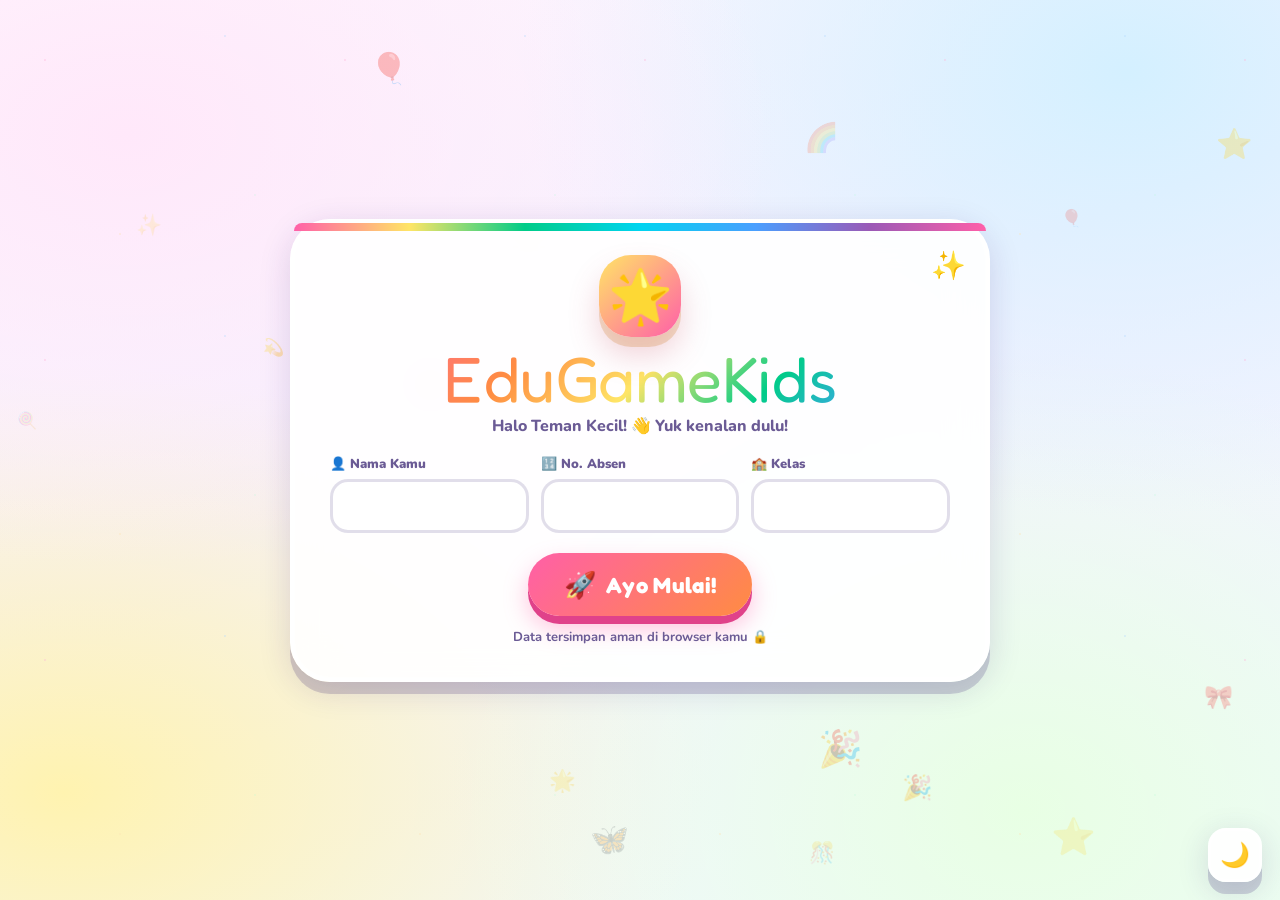
<file: index.html>
<!doctype html>
<html lang="id">
<head>
  <meta charset="utf-8">
  <meta name="viewport" content="width=device-width,initial-scale=1,viewport-fit=cover">
  <title>EduGameKids - 3 Aspek</title>
  <link rel="preconnect" href="https://fonts.googleapis.com">
  <link rel="preconnect" href="https://fonts.gstatic.com" crossorigin>
  <link href="https://fonts.googleapis.com/css2?family=Fredoka+One&family=Nunito:wght@400;700;800;900&display=swap" rel="stylesheet">
  <link rel="stylesheet" href="style.css">
  <link rel="stylesheet" href="egk-trace-color-fix.css">
</head>
<body>
  <!-- Floating decorations -->
  <div class="deco" id="decoLayer"></div>

  <!-- Theme toggle -->
  <button id="themeBtn" class="theme-btn" title="Ganti tema">🌙</button>

  <!-- ═══ SCREEN 1: Welcome ═══ -->
  <section id="welcome" class="screen active">
    <div class="stars-bg"></div>
    <div class="welcome-card pop-in">
      <div class="welcome-top">
        <div class="mascot-wrap">
          <div class="mascot-bubble">🌟</div>
          <div class="mascot-eyes"></div>
        </div>
        <div class="welcome-sparkles">✨</div>
      </div>
      <div class="rainbow-title">EduGame<span>Kids</span></div>
      <p class="welcome-sub">Halo Teman Kecil! 👋 Yuk kenalan dulu!</p>

      <div class="form-grid">
        <label class="form-field">
          <span class="field-label">👤 Nama Kamu</span>
          <input id="inpName" autocomplete="name" placeholder="Tulis namamu...">
        </label>
        <label class="form-field">
          <span class="field-label">🔢 No. Absen</span>
          <input id="inpNo" inputmode="numeric" placeholder="Contoh: 12">
        </label>
        <label class="form-field">
          <span class="field-label">🏫 Kelas</span>
          <input id="inpClass" placeholder="Contoh: 2A">
        </label>
      </div>

      <button id="enterBtn" class="big-cta">
        <span class="cta-icon">🚀</span>
        <span>Ayo Mulai!</span>
      </button>
      <p class="welcome-note">Data tersimpan aman di browser kamu 🔒</p>
    </div>
  </section>

  <!-- ═══ SCREEN 2: Lobby ═══ -->
  <section id="lobby" class="screen">
    <div class="lobby-wrap">
      <header class="lobby-head">
        <div class="lobby-hello">
          <div class="hello-avatar">🎮</div>
          <div>
            <h2 id="helloText">Halo!</h2>
            <p id="studentText" class="subtext"></p>
          </div>
        </div>
        <div class="head-actions">
          <button id="editIdentityBtn" class="pill-btn edit">✏️ Ubah Data</button>
          <a href="dashboard.html" class="pill-btn teacher">📋 Dashboard</a><a href="editor.html" class="pill-btn teacher">🛠️ Editor</a>
        </div>
      </header>

      <div class="lobby-title-wrap">
        <h3 class="lobby-subtitle">🎯 Pilih Arena Belajar!</h3>
        <p class="lobby-hint">Klik salah satu arena untuk memulai petualangan!</p>
      </div>

      <div class="cards3">
        <article class="mission-card pink" data-aspect="afektif">
          <div class="card-bg-deco">💕</div>
          <div class="card-icon">💖</div>
          <h3>Afektif</h3>
          <p>Sikap baik, empati, peduli, dan pilihan perilaku.</p>
          <div class="progress-wrap">
            <div class="progress-label">Progress</div>
            <div class="progress"><span class="prog-bar"></span></div>
          </div>
          <button class="card-btn">Mulai ❤️</button>
        </article>

        <article class="mission-card green" data-aspect="psikomotorik">
          <div class="card-bg-deco">✏️</div>
          <div class="card-icon">✋</div>
          <h3>Psikomotor</h3>
          <p>Coretan, garis, gerak halus, kreativitas, dan kemandirian.</p>
          <div class="progress-wrap">
            <div class="progress-label">Progress</div>
            <div class="progress"><span class="prog-bar"></span></div>
          </div>
          <button class="card-btn">Mulai ✨</button>
        </article>

        <article class="mission-card blue" data-aspect="kognitif">
          <div class="card-bg-deco">🧩</div>
          <div class="card-icon">🧠</div>
          <h3>Kognitif</h3>
          <p>Logika, angka, pola, mencocokkan, dan berpikir kritis.</p>
          <div class="progress-wrap">
            <div class="progress-label">Progress</div>
            <div class="progress"><span class="prog-bar"></span></div>
          </div>
          <button class="card-btn">Mulai 🧩</button>
        </article>
      </div>
    </div>
  </section>

  <!-- ═══ SCREEN 3: Play ═══ -->
  <section id="play" class="screen play-screen">

    <!-- Game Header -->
    <header class="game-header">
      <div class="brandbox">
        <div class="logo">⭐</div>
        <div class="brand-text">
          <h2 id="aspectTitle">Aspek</h2>
          <div id="studentBadge" class="student-badge">Nama • Absen • Kelas</div>
        </div>
      </div>
      <div class="top-actions">
        <div class="page-chip header-chip" id="pageInfo">Slide 1 / 26</div>
        <button id="scoreBtn" class="pill-btn score-btn"><span class="btn-emoji">🏆</span><span class="btn-text">Skor</span></button>
        <button id="finishBtn" class="pill-btn finish-btn"><span class="btn-emoji">✅</span><span class="btn-text">Selesai!</span></button>
        <button id="menuBtn" class="pill-btn home-btn"><span class="btn-emoji">🏠</span><span class="btn-text">Menu</span></button>
      </div>
    </header>

    <!-- Stage + vertical game tools -->
    <main class="stage-area">
      <button id="prevBtn" class="side-nav left" aria-label="Sebelumnya">‹</button>

      <div class="tool-rail rail-left" aria-label="Alat kiri">
        <button id="selectTool" class="tool active">
          <span class="tool-icon">👆</span>
          <span class="tool-label">Pilih</span>
        </button>
        <button id="drawTool" class="tool draw-tool">
          <span class="tool-icon">✏️</span>
          <span class="tool-label">Pensil</span>
        </button>
        <button id="colorTool" class="tool color-tool hidden" type="button">
          <span class="tool-icon">🎨</span>
          <span class="tool-label">Warna</span>
        </button>
      </div>

      <div class="stage-card">
        <div id="stageShell" class="stage-shell"></div>
      </div>

      <div class="tool-rail rail-right" aria-label="Alat kanan">
        <button id="eraserTool" class="tool">
          <span class="tool-icon">🧽</span>
          <span class="tool-label">Hapus</span>
        </button>
        <button id="resetSlideBtn" class="tool">
          <span class="tool-icon">🔄</span>
          <span class="tool-label">Reset</span>
        </button>
        <button id="soundBtn" class="tool">
          <span class="tool-icon">🔊</span>
          <span class="tool-label">Suara</span>
        </button>
      </div>

      <button id="nextBtn" class="side-nav right" aria-label="Berikutnya">›</button>
    </main>
  </section>

  <!-- Toast & Modals -->
  <div id="toast" class="toast"></div>
  <div id="modalRoot"></div>

  <script src="data.js"></script>
  <script src="app.js"></script>
  <script src="egk-trace-color-fix.js"></script>
  <script src="egk-pathpoint-player-safe.js"></script>
  <script>
    // Generate floating decorations
    const deco = document.getElementById('decoLayer');
    const items = ['⭐','🌟','✨','💫','🎈','🎉','🌈','🦋','🌺','🎀','🍭','🎊'];
    for(let i=0;i<18;i++){
      const d = document.createElement('div');
      d.className = 'float-deco';
      d.textContent = items[i % items.length];
      d.style.cssText = `left:${Math.random()*100}%;top:${Math.random()*100}%;animation-delay:${Math.random()*6}s;animation-duration:${5+Math.random()*6}s;font-size:${16+Math.random()*20}px;opacity:${0.15+Math.random()*0.2}`;
      deco.appendChild(d);
    }
  </script>

<div id="pageNav" class="page-nav"></div>

<div id="slideDropdown" class="slide-dropdown hidden"></div>
</body>

</html>
</file>
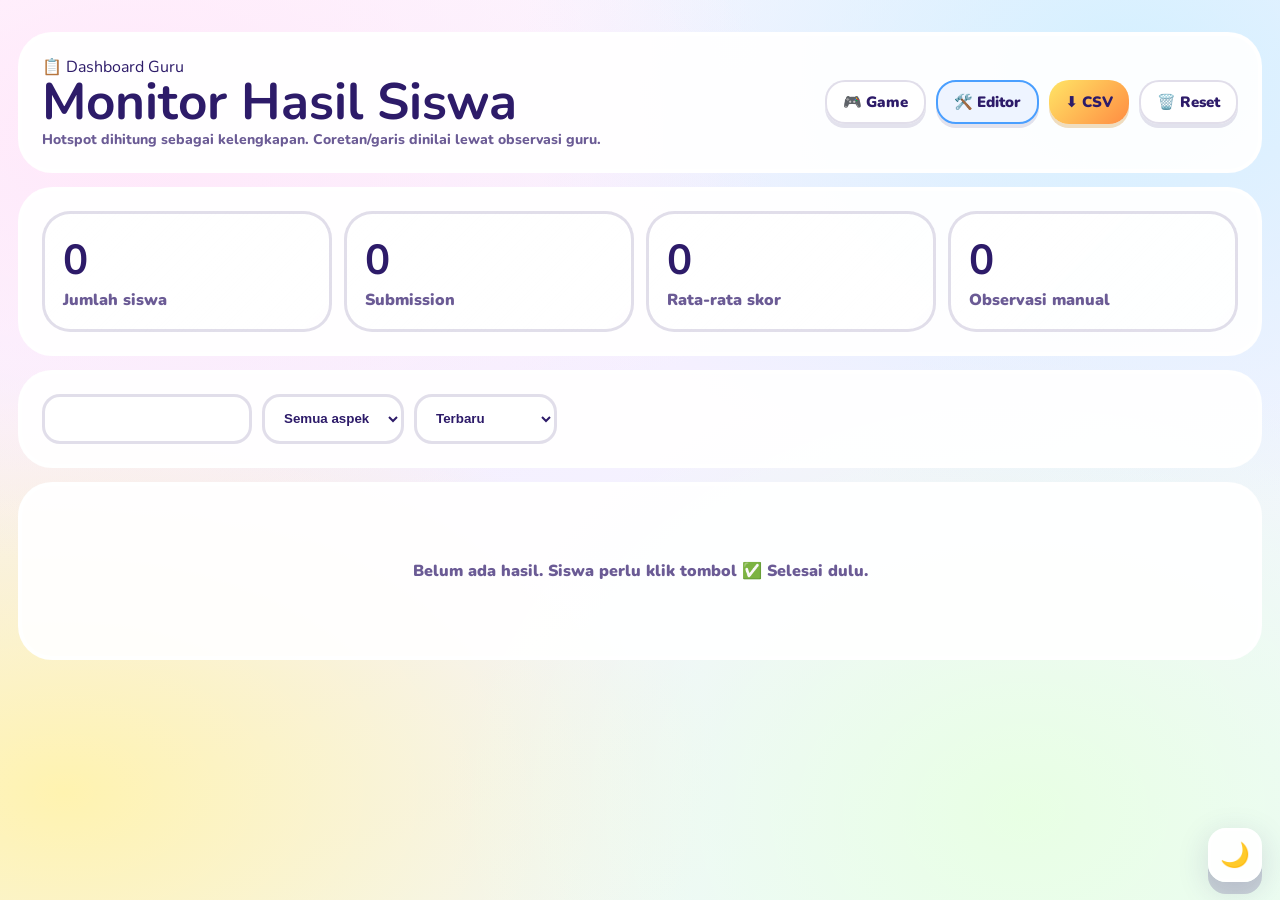
<file: dashboard.html>
<!doctype html><html lang="id"><head><meta charset="utf-8"><meta name="viewport" content="width=device-width,initial-scale=1,viewport-fit=cover"><title>Dashboard Guru - EduGameKids</title><link rel="stylesheet" href="style.css"><style>
.dash{min-height:100dvh;padding:18px}.dash-wrap{width:min(1280px,100%);margin:auto}.dash-card{background:var(--paper);border:4px solid rgba(255,255,255,.78);box-shadow:var(--shadow);border-radius:34px;padding:20px;margin:14px 0}.dash-head{display:flex;justify-content:space-between;gap:14px;align-items:center;flex-wrap:wrap}.dash-head h1{font-size:clamp(28px,4vw,54px);line-height:.95}.summary{display:grid;grid-template-columns:repeat(4,1fr);gap:12px}.summary>div{border-radius:28px;padding:18px;background:linear-gradient(135deg,rgba(255,255,255,.82),rgba(255,255,255,.48));border:3px solid var(--line);position:relative;overflow:hidden}.summary b{display:block;font-size:42px;color:var(--ink)}.summary span{font-weight:900;color:var(--muted)}.filters{display:flex;gap:10px;flex-wrap:wrap}.filters input,.filters select{border:3px solid var(--line);border-radius:18px;padding:13px 15px;font-weight:900;background:#fff;color:var(--ink)}.table-wrap{overflow:auto}.dash-table{width:100%;border-collapse:separate;border-spacing:0 10px;min-width:980px}.dash-table th{text-align:left;color:var(--muted);font-size:13px;padding:0 12px}.dash-table td{background:rgba(255,255,255,.76);padding:14px 12px;border-top:2px solid var(--line);border-bottom:2px solid var(--line);font-weight:900;vertical-align:top}.dash-table td:first-child{border-left:2px solid var(--line);border-radius:18px 0 0 18px}.dash-table td:last-child{border-right:2px solid var(--line);border-radius:0 18px 18px 0}.badge{display:inline-flex;border-radius:99px;padding:7px 10px;background:#fff;border:2px solid var(--line);font-size:12px}.empty{text-align:center;padding:54px;font-weight:1000;color:var(--muted)}.obs-grid{display:grid;grid-template-columns:repeat(5,1fr);gap:8px;margin-top:8px}.obs-grid label{background:#fff;border:2px solid var(--line);border-radius:14px;padding:9px;font-size:12px;font-weight:900}.obs-grid input{width:100%;margin-top:4px}.detail{max-width:320px;color:var(--muted);font-size:12px}@media(max-width:800px){.summary{grid-template-columns:repeat(2,1fr)}.dash-card{padding:14px}.filters input,.filters select{width:100%}.obs-grid{grid-template-columns:1fr}.theme-btn{top:auto;bottom:16px;right:16px}}@media(max-width:460px){.summary{grid-template-columns:1fr}.head-actions{width:100%}.head-actions .pill-btn{flex:1;justify-content:center}}
</style></head><body><div class="deco"></div><button id="themeBtn" class="theme-btn">🌙</button><main class="dash"><div class="dash-wrap"><header class="dash-card dash-head"><div><p class="eyebrow">📋 Dashboard Guru</p><h1>Monitor Hasil Siswa</h1><p class="subtext">Hotspot dihitung sebagai kelengkapan. Coretan/garis dinilai lewat observasi guru.</p></div><div class="head-actions"><a class="pill-btn cream" href="index.html">🎮 Game</a><a class="pill-btn teacher" href="editor.html">🛠️ Editor</a><button id="exportCsv" class="pill-btn score-btn">⬇️ CSV</button><button id="clearBtn" class="pill-btn">🗑️ Reset</button></div></header><section class="dash-card summary" id="summary"></section><section class="dash-card"><div class="filters"><input id="q" placeholder="🔍 Cari nama / kelas..."><select id="aspect"><option value="">Semua aspek</option><option value="afektif">Afektif</option><option value="kognitif">Kognitif</option><option value="psikomotorik">Psikomotorik</option></select><select id="sort"><option value="new">Terbaru</option><option value="score">Skor tertinggi</option><option value="name">Nama A-Z</option></select></div></section><section class="dash-card table-wrap" id="table"></section></div></main><script>
const $=q=>document.querySelector(q);function load(){try{return JSON.parse(localStorage.getItem('egk_results')||'[]')}catch{return[]}}function save(a){localStorage.setItem('egk_results',JSON.stringify(a))}function esc(s=''){return String(s).replace(/[&<>]/g,m=>({'&':'&amp;','<':'&lt;','>':'&gt;'}[m]))}
function filtered(){let d=load();const q=$('#q').value.toLowerCase().trim(), a=$('#aspect').value; if(q)d=d.filter(r=>JSON.stringify(r.identity||{}).toLowerCase().includes(q)); if(a)d=d.filter(r=>r.aspect===a); if($('#sort').value==='score')d.sort((x,y)=>(Number(y.finalScore)||0)-(Number(x.finalScore)||0)); else if($('#sort').value==='name')d.sort((x,y)=>(x.identity?.name||'').localeCompare(y.identity?.name||'')); else d=d.reverse(); return d}
function render(){const all=load(), d=filtered(), scored=all.filter(x=>x.finalScore!==null&&x.finalScore!==undefined), avg=scored.length?Math.round(scored.reduce((s,x)=>s+(Number(x.finalScore)||0),0)/scored.length):0;const uniq=new Set(all.map(x=>(x.identity?.name||'')+'-'+(x.identity?.number||''))).size;$('#summary').innerHTML=`<div><b>${uniq}</b><span>Jumlah siswa</span></div><div><b>${all.length}</b><span>Submission</span></div><div><b>${avg}</b><span>Rata-rata skor</span></div><div><b>${all.filter(x=>x.status?.includes('manual')).length}</b><span>Observasi manual</span></div>`;$('#table').innerHTML=d.length?`<table class="dash-table"><thead><tr><th>Siswa</th><th>Aspek</th><th>Progress</th><th>Skor</th><th>Observasi Guru</th><th>Status</th><th>Waktu</th></tr></thead><tbody>${d.map((r,i)=>`<tr><td><b>${esc(r.identity?.name)}</b><br><small>Absen ${esc(r.identity?.number)} • ${esc(r.identity?.kelas)}</small></td><td><span class="badge">${esc(r.aspectTitle||r.aspect)}</span></td><td>${r.completion?.filled??0}/${r.completion?.total??0}<br><small>${r.completion?.score??'-'}%</small></td><td><b style="font-size:24px">${r.finalScore??'—'}</b><br><small>${r.manualScore!==null&&r.manualScore!==undefined?'Manual':'Auto'}</small></td><td><div class="detail">Nilai coretan/garis dari bukti kerja siswa.</div><div class="obs-grid">${['Fokus','Kerapian','Kreativitas','Mandiri','Ketepatan'].map(n=>`<label>${n}<input min="0" max="5" value="${(r.observasi&&r.observasi[n])||''}" data-id="${r.id}" data-k="${n}" type="number"></label>`).join('')}</div></td><td>${esc(r.status)}</td><td>${esc(r.time)}</td></tr>`).join('')}</tbody></table>`:`<div class="empty">Belum ada hasil. Siswa perlu klik tombol ✅ Selesai dulu.</div>`;document.querySelectorAll('.obs-grid input').forEach(inp=>inp.onchange=()=>{const arr=load(), row=arr.find(x=>x.id===inp.dataset.id); if(row){row.observasi=row.observasi||{};row.observasi[inp.dataset.k]=inp.value;save(arr)}})}
function csv(){const rows=[['Nama','Absen','Kelas','Aspek','Progress','Skor','Manual','Status','Waktu']].concat(load().map(r=>[r.identity?.name,r.identity?.number,r.identity?.kelas,r.aspectTitle,r.completion?.score,r.finalScore,r.manualScore,r.status,r.time]));const txt=rows.map(r=>r.map(v=>'"'+String(v??'').replace(/"/g,'""')+'"').join(',')).join('\n');const a=document.createElement('a');a.href=URL.createObjectURL(new Blob([txt],{type:'text/csv'}));a.download='dashboard-edugamekids.csv';a.click()}
function applyTheme(){const d=localStorage.getItem('egk_theme')==='dark';document.body.classList.toggle('dark',d);$('#themeBtn').textContent=d?'☀️':'🌙'}$('#themeBtn').onclick=()=>{localStorage.setItem('egk_theme',document.body.classList.contains('dark')?'light':'dark');applyTheme()};['q','aspect','sort'].forEach(id=>$('#'+id).oninput=render);$('#exportCsv').onclick=csv;$('#clearBtn').onclick=()=>{if(confirm('Hapus semua hasil siswa?')){save([]);render()}};applyTheme();render();
</script></body></html>
</file>
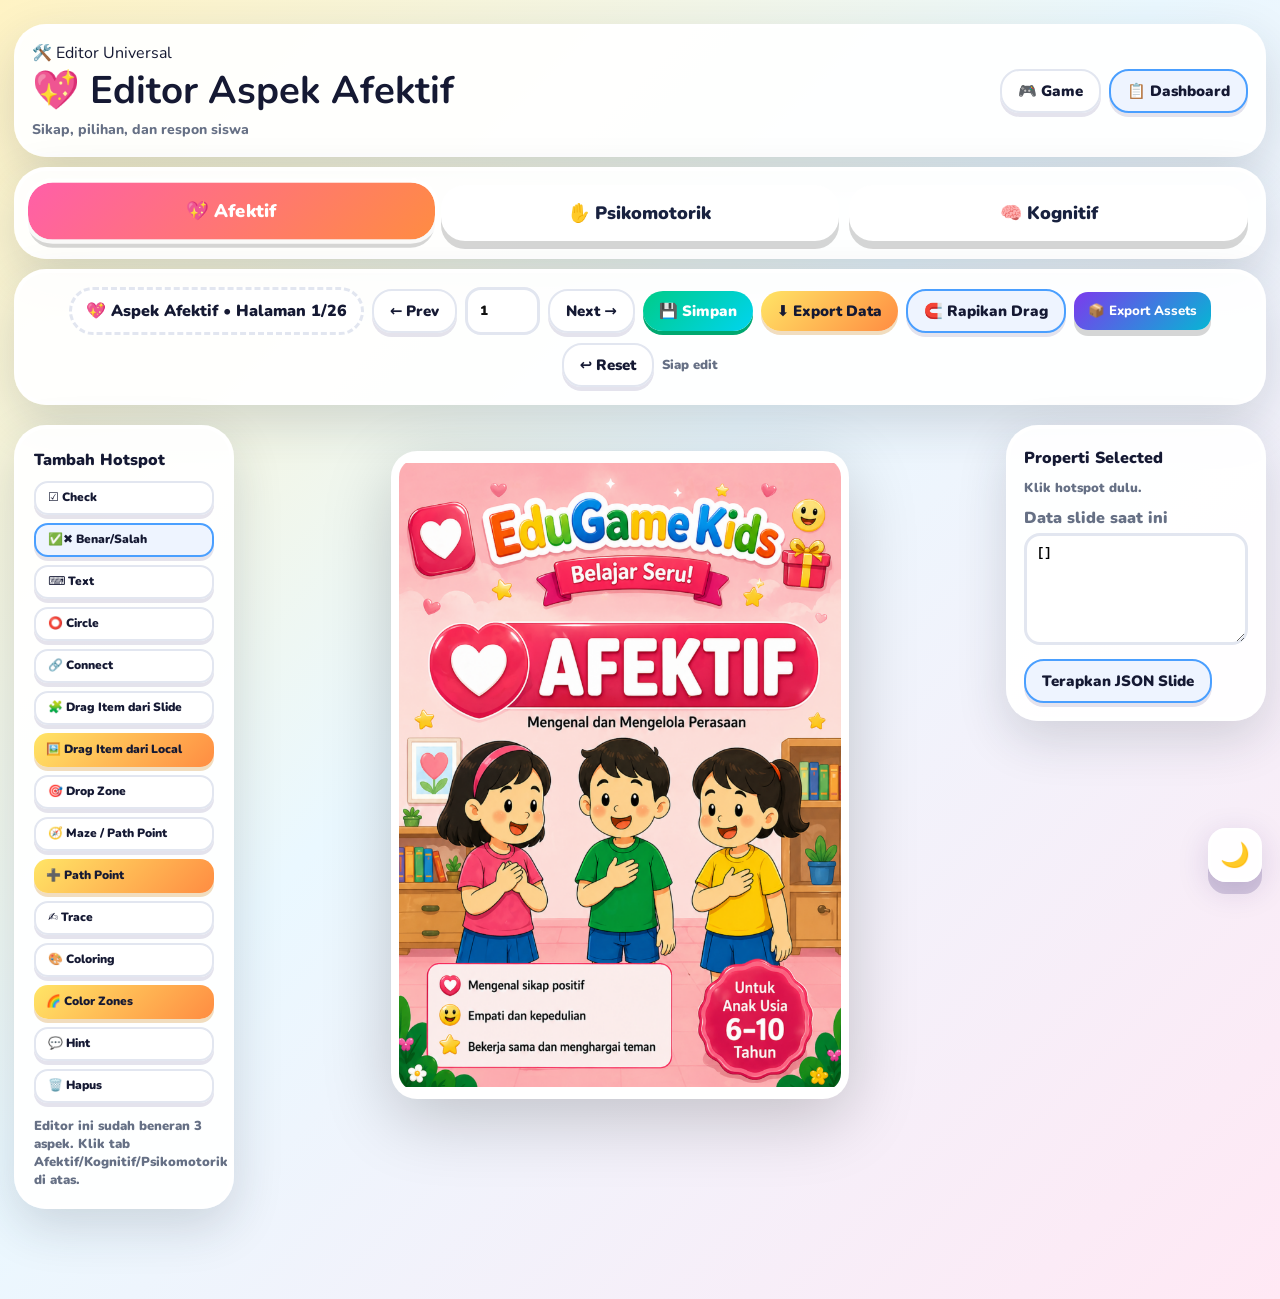
<file: editor.html>
<!doctype html><html lang="id"><head><meta charset="utf-8"><meta name="viewport" content="width=device-width,initial-scale=1,viewport-fit=cover"><title>Editor Universal 3 Aspek - EduGameKids</title><link rel="stylesheet" href="style.css"><style>
:root{--ed-bg:linear-gradient(135deg,#fff3c4,#eaf8ff 45%,#ffe8f4);--card:#ffffffee;--ink:#151933;--muted:#667085;--line:#e2e6f0;--shadow:0 18px 50px rgba(31,41,55,.16)}body.dark{--ed-bg:linear-gradient(135deg,#14162b,#1c2754 45%,#312044);--card:#202642ee;--ink:#fff;--muted:#cdd5ff;--line:#465075}.editor{min-height:100dvh;padding:14px;background:var(--ed-bg);color:var(--ink);font-family:inherit}.editor-wrap{width:min(1500px,100%);margin:auto}.editor-head,.editor-panel{background:var(--card);border:4px solid rgba(255,255,255,.74);border-radius:32px;box-shadow:var(--shadow);padding:14px;margin:10px 0}.editor-head{display:flex;align-items:center;justify-content:space-between;gap:14px;flex-wrap:wrap}.editor-head h1{margin:0;font-size:clamp(28px,3vw,52px)}.aspect-tabs{display:grid;grid-template-columns:repeat(3,1fr);gap:10px}.aspect-tab{border:0;border-radius:24px;padding:16px 14px;font-weight:1000;font-size:18px;cursor:pointer;box-shadow:0 8px 0 rgba(0,0,0,.16);transition:.18s transform,.18s filter;background:#fff;color:#18213f}.aspect-tab:hover{transform:translateY(-3px) rotate(-1deg)}.aspect-tab.active{color:white;transform:translateY(-2px) scale(1.02);outline:4px solid rgba(255,255,255,.85)}.aspect-tab[data-a=afektif].active{background:linear-gradient(135deg,#ff5fa8,#ff8c42)}.aspect-tab[data-a=kognitif].active{background:linear-gradient(135deg,#4a9fff,#7657ff)}.aspect-tab[data-a=psikomotorik].active{background:linear-gradient(135deg,#00cc88,#00d4f0)}.controls{display:flex;gap:8px;flex-wrap:wrap;align-items:center;justify-content:center}.controls select,.controls input{border:3px solid var(--line);border-radius:16px;padding:12px;font-weight:900;background:#fff;color:#111}.editor-main{display:grid;grid-template-columns:210px minmax(360px,1fr) 260px;gap:12px;align-items:start}.toolbox,.propbox{position:sticky;top:10px}.mini-title{font-weight:1000;margin:4px 0 10px}.toolgrid{display:grid;gap:8px}.toolgrid button{justify-content:flex-start}.canvas-wrap{display:grid;place-items:center;min-height:70vh}.edit-stage{position:relative;height:min(72vh,900px);max-width:100%;aspect-ratio:var(--ratio);border-radius:26px;overflow:hidden;background:#fff;box-shadow:0 20px 70px rgba(0,0,0,.2);border:8px solid rgba(255,255,255,.78)}.edit-stage img{width:100%;height:100%;object-fit:contain;display:block}.ed-layer{position:absolute;inset:0}.hot{position:absolute;touch-action:none;border:3px dashed #ff5fa8;background:rgba(255,95,168,.16);border-radius:12px;cursor:grab;display:grid;place-items:center;font-weight:1000;color:#181a35;user-select:none;font-size:12px;text-align:center}.hot.selected{outline:5px solid #00d4f0;background:rgba(0,212,240,.18)}.resize-handle{position:absolute;touch-action:none;right:-9px;bottom:-9px;width:20px;height:20px;border-radius:8px;background:#00d4f0;border:3px solid #fff;box-shadow:0 4px 10px rgba(0,0,0,.25);cursor:nwse-resize;z-index:5}.hot.selected .resize-handle{display:block}.hot:not(.selected) .resize-handle{display:none}.hot.connect{border-radius:999px;background:#2d83c9;color:white;border-color:white}.propbox label{display:block;font-weight:900;margin:10px 0 4px;color:var(--muted)}.propbox input,.propbox select,.propbox textarea{width:100%;border:3px solid var(--line);border-radius:16px;padding:10px;font-weight:800}.hintline{font-weight:900;color:var(--muted);font-size:13px}.jsonbox{height:112px;font-family:monospace;font-size:12px}.theme-btn{top:auto;bottom:16px;right:16px}.status-badge{display:inline-flex;align-items:center;gap:8px;border:3px dashed var(--line);border-radius:999px;padding:10px 14px;font-weight:1000;background:#fff;color:#151933}.pill-btn{cursor:pointer}.quick-links{display:flex;gap:8px;flex-wrap:wrap}@media(max-width:1060px){.editor-main{grid-template-columns:1fr}.toolbox,.propbox{position:relative;top:auto}.toolgrid{grid-template-columns:repeat(3,1fr)}.canvas-wrap{min-height:auto}.edit-stage{height:auto;max-height:64vh;width:min(100%,760px)}}@media(max-width:620px){.editor{padding:8px}.editor-head,.editor-panel{border-radius:24px;padding:10px}.aspect-tabs{grid-template-columns:1fr}.toolgrid{grid-template-columns:repeat(2,1fr)}.controls>*{flex:1 1 135px}.pill-btn{font-size:13px;padding:11px 12px}.edit-stage{border-width:5px}.quick-links a{flex:1 1 auto;text-align:center}}
.propgrid{display:grid;grid-template-columns:1fr 1fr;gap:8px}.propgrid label{margin:0}.prop-actions{display:flex;gap:8px;flex-wrap:wrap;margin-top:8px}
/* FUNCTION-SPECIFIC EDITOR FIX */
.hot.circle{border-radius:999px!important;background:rgba(255,255,255,.08)!important}
.hot.hint{border-style:dashed;background:rgba(255,255,255,.78);color:#1f2a44}
.hot.connectPoint{border-radius:999px!important;background:#05bfe7!important;color:white!important;border-color:white!important;z-index:60}
.connect-line{position:absolute;height:6px;background:#05bfe7;border-radius:999px;transform-origin:left center;box-shadow:0 0 0 3px #fff;pointer-events:none;z-index:45}
.hot.mazePath{border-color:#ff9d2f;background:rgba(255,157,47,.13)}
.hot.pathPaint{border-color:#00c98b;background:rgba(0,201,139,.12)}
.hot.trace{border-color:#8a5cff;background:rgba(138,92,255,.12)}
.hot.coloring{border-color:#ff5fc8;background:rgba(255,95,200,.08)}

/* REAL TRACE / MAZE EDITOR FIX: trace/maze/path are activity areas, not draggable label boxes */
.hot.trace,.hot.mazePath,.hot.pathPaint,.hot.coloring{
  background:rgba(255,255,255,.025)!important;
  color:transparent!important;
  font-size:0!important;
  box-shadow:none!important;
}
.hot.trace::after,.hot.mazePath::after,.hot.pathPaint::after,.hot.coloring::after{
  content:"";
}
.hot.trace.selected,.hot.mazePath.selected,.hot.pathPaint.selected,.hot.coloring.selected{
  background:rgba(0,212,240,.055)!important;
}
.hot.trace{border-color:#8a5cff!important;}
.hot.mazePath{border-color:#ff9d2f!important;}
.hot.pathPaint{border-color:#00c98b!important;}
.hot.coloring{border-color:#ff5fc8!important;}
.hot.finish{font-size:20px!important;}

.key-dot{position:absolute;width:14px;height:14px;border-radius:99px;background:#10b981;border:3px solid #fff;box-shadow:0 5px 12px rgba(0,0,0,.25);transform:translate(-50%,-50%);z-index:60;pointer-events:none}.key-line{position:absolute;inset:0;z-index:55;pointer-events:none}.key-line polyline{fill:none;stroke:#10b981;stroke-width:7;stroke-linecap:round;stroke-linejoin:round;stroke-dasharray:12 10;filter:drop-shadow(0 2px 2px rgba(0,0,0,.25))}.key-mode-on #stage{cursor:crosshair!important;outline:5px solid #10b981;outline-offset:8px}
.correct-color-box{margin:12px 0;padding:12px;border:3px solid #e8ebf5;border-radius:18px;background:#fff;box-shadow:0 10px 25px rgba(0,0,0,.08)}.cc-grid{display:grid;grid-template-columns:repeat(4,42px);gap:10px;margin-top:8px}.cc-btn{width:42px;height:42px;border-radius:999px;border:5px solid #fff;box-shadow:0 6px 16px rgba(0,0,0,.18);font-size:24px;font-weight:1000;cursor:pointer}.cc-btn.active{outline:4px solid #00d4f0;transform:scale(1.08)}

/* PATH POINT DRAG FIX - tidak menyentuh drag-drop */
.key-dot{pointer-events:auto!important;cursor:grab!important;display:grid;place-items:center;color:#fff;font-size:9px;font-weight:1000;}
.key-dot:active{cursor:grabbing!important;transform:translate(-50%,-50%) scale(1.18)!important;}
.key-dot.selected{outline:4px solid #00d4f0;}

/* PATH POINT EDITOR REAL */
.mazePathLine{position:absolute;inset:0;width:100%;height:100%;pointer-events:none;z-index:7;overflow:visible}
.mazeStart,.mazeFinish,.mazePathPoint{box-shadow:0 8px 18px rgba(0,0,0,.16)!important;cursor:grab!important;user-select:none!important}
.mazeStart{background:rgba(34,197,94,.92)!important;border:3px solid #16a34a!important;color:#fff!important;font-size:13px!important}
.mazeFinish{background:rgba(239,68,68,.92)!important;border:3px solid #dc2626!important;color:#fff!important;font-size:13px!important}
.mazePathPoint{background:#facc15!important;border:3px solid #f59e0b!important;color:#111827!important;font-size:14px!important}
.mazeStart:active,.mazeFinish:active,.mazePathPoint:active{cursor:grabbing!important}

/* === FIX TEXTBOX EDITOR PREVIEW FOLLOW BOX === */
.hot.text{overflow:hidden!important;display:block!important;place-items:unset!important;box-sizing:border-box!important;}
.hot.text .text-preview{width:100%!important;height:100%!important;box-sizing:border-box!important;display:flex!important;align-items:center;justify-content:center;overflow:hidden!important;white-space:pre-wrap!important;word-break:break-word!important;}
.hot.text.selected{overflow:hidden!important;}

.sidebar,.toolbar,.left-panel{
max-width:100%;
box-sizing:border-box;
overflow-x:hidden;
}

.sidebar button,
.toolbar button,
.left-panel button{
width:100%;
max-width:100%;
box-sizing:border-box;
white-space:normal;
word-break:break-word;
font-size:12px;
padding:10px 12px;
}

@media (max-width:768px){
.sidebar,.toolbar,.left-panel{
width:100%!important;
min-width:0!important;
padding:10px!important;
}

.sidebar button,
.toolbar button,
.left-panel button{
font-size:11px!important;
padding:8px 10px!important;
border-radius:12px!important;
}
}
html,
body {
  height: auto !important;
  min-height: 100% !important;
  overflow-y: auto !important;
  overflow-x: hidden !important;
}

body {
  position: static !important;
}

.editor {
  min-height: 100vh !important;
  height: auto !important;
  overflow: visible !important;
  padding-bottom: 80px !important;
}

.editor-wrap {
  height: auto !important;
  overflow: visible !important;
}

.editor-main {
  min-height: auto !important;
  overflow: visible !important;
}

.canvas-wrap {
  min-height: 80vh !important;
  overflow: visible !important;
}
</style>

<style>
/* ===== SIDEBAR WIDTH FIX ===== */
.left-panel,
.sidebar,
.toolbar-left{
width:230px !important;
min-width:230px !important;
max-width:230px !important;
padding:14px !important;
box-sizing:border-box;
overflow:hidden;
}

.left-panel button,
.sidebar button,
.toolbar-left button{
width:100% !important;
min-height:42px;
font-size:12px !important;
padding:10px 12px !important;
border-radius:14px !important;
white-space:normal !important;
line-height:1.2;
display:flex;
align-items:center;
justify-content:flex-start;
gap:8px;
}

@media(max-width:768px){
.left-panel,
.sidebar,
.toolbar-left{
width:200px !important;
min-width:200px !important;
max-width:200px !important;
}
}
/* ===== END FIX ===== */
</style>


<style id="egk-real-sidebar-export-fix">
/* ===== REAL LEFT DASHBOARD FIX ===== */
.editor-shell,
.workspace,
.main-editor,
.editor-layout,
body > main {
  box-sizing: border-box;
}

aside:first-of-type,
.sidebar:first-of-type,
.leftbar,
.left-panel,
.tool-panel,
.toolbar,
.hotspot-toolbar,
#toolbar,
#toolsPanel {
  width: 190px !important;
  min-width: 190px !important;
  max-width: 190px !important;
  padding: 14px 14px !important;
  box-sizing: border-box !important;
  overflow: visible !important;
}

aside:first-of-type button,
.sidebar:first-of-type button,
.leftbar button,
.left-panel button,
.tool-panel button,
.toolbar button,
.hotspot-toolbar button,
#toolbar button,
#toolsPanel button {
  width: 100% !important;
  min-width: 0 !important;
  max-width: 100% !important;
  height: auto !important;
  min-height: 34px !important;
  padding: 8px 12px !important;
  box-sizing: border-box !important;
  white-space: nowrap !important;
  overflow: hidden !important;
  text-overflow: ellipsis !important;
  font-size: 11px !important;
  line-height: 1.15 !important;
  border-radius: 14px !important;
  margin-left: 0 !important;
  margin-right: 0 !important;
}

/* kalau button lama punya transform/negative margin */
aside:first-of-type *,
.sidebar:first-of-type *,
.leftbar *,
.left-panel *,
.tool-panel *,
.toolbar *,
.hotspot-toolbar *,
#toolbar *,
#toolsPanel * {
  max-width: 100% !important;
}

/* Tombol export assets */
#exportAssetsBtn {
  background: linear-gradient(135deg,#7c3aed,#06b6d4) !important;
  color: #fff !important;
  border: 0 !important;
  border-radius: 14px !important;
  font-weight: 800 !important;
  padding: 10px 14px !important;
  box-shadow: 0 6px 0 rgba(0,0,0,.16) !important;
  cursor: pointer !important;
}

@media (max-width: 900px) {
  aside:first-of-type,
  .sidebar:first-of-type,
  .leftbar,
  .left-panel,
  .tool-panel,
  .toolbar,
  .hotspot-toolbar,
  #toolbar,
  #toolsPanel {
    width: 180px !important;
    min-width: 180px !important;
    max-width: 180px !important;
  }
}
</style>


<style id="egk-left-panel-final-fix">
.editor-panel.toolbox{width:220px!important;min-width:220px!important;max-width:220px!important;padding:16px!important;overflow:visible!important}.editor-panel.toolbox .toolgrid{display:flex!important;flex-direction:column!important;gap:8px!important}.editor-panel.toolbox button{width:100%!important;max-width:100%!important;box-sizing:border-box!important;white-space:nowrap!important;overflow:hidden!important;text-overflow:ellipsis!important;font-size:12px!important;padding-left:12px!important;padding-right:12px!important}.editor-main{grid-template-columns:220px minmax(0,1fr) 260px!important;align-items:start!important}
</style>
</head><body><button id="themeBtn" class="theme-btn">🌙</button><main class="editor"><div class="editor-wrap"><header class="editor-head"><div><p class="eyebrow">🛠️ Editor Universal</p><h1 id="title">Hotspot 3 Aspek</h1><p class="subtext" id="subtitle">Pilih aspek, edit hotspot, lalu simpan.</p></div><div class="quick-links"><a class="pill-btn cream" href="index.html">🎮 Game</a><a class="pill-btn teacher" href="dashboard.html">📋 Dashboard</a></div></header><section class="editor-panel"><div class="aspect-tabs" id="aspectTabs"></div></section><section class="editor-panel controls"><span class="status-badge" id="pageBadge">Halaman 1/26</span><button id="prev" class="pill-btn">← Prev</button><input id="page" type="number" min="1" value="1"><button id="next" class="pill-btn">Next →</button><button id="save" class="pill-btn finish-btn">💾 Simpan</button><button id="export" class="pill-btn score-btn">⬇️ Export Data</button><button id="rapikanDragBtn" class="pill-btn teacher" type="button">🧲 Rapikan Drag</button>
<button id="exportAssetsBtn" type="button">📦 Export Assets</button><button id="reset" class="pill-btn">↩️ Reset</button><span class="hintline" id="status">Siap edit</span></section><section class="editor-main"><aside class="editor-panel toolbox"><div class="mini-title">Tambah Hotspot</div><div class="toolgrid"><button data-add="mark" class="pill-btn">☑️ Check</button><button data-add="truefalse" class="pill-btn teacher">✅✖ Benar/Salah</button><button data-add="text" class="pill-btn">⌨️ Text</button><button data-add="circle" class="pill-btn">⭕ Circle</button><button data-add="connect" class="pill-btn">🔗 Connect</button><button data-add="dragitem" class="pill-btn">🧩 Drag Item dari Slide</button><button data-add="imageLocal" class="pill-btn score-btn">🖼️ Drag Item dari Local</button><button data-add="dropzone" class="pill-btn">🎯 Drop Zone</button><button data-add="maze" class="pill-btn">🧭 Maze / Path Point</button><button id="addMazePathPoint" class="pill-btn score-btn" type="button">➕ Path Point</button><button data-add="trace" class="pill-btn">✍️ Trace</button><button data-add="coloring" class="pill-btn">🎨 Coloring</button><button data-add="colorzone" class="pill-btn score-btn">🌈 Color Zones</button><button data-add="hint" class="pill-btn">💬 Hint</button><button id="del" class="pill-btn">🗑️ Hapus</button><input id="imageLocalInput" type="file" accept="image/*" style="display:none"></div><p class="hintline" style="margin-top:14px">Editor ini sudah beneran 3 aspek. Klik tab Afektif/Kognitif/Psikomotorik di atas.</p></aside><div class="canvas-wrap"><div id="stage" class="edit-stage"><img id="slide" draggable="false"><div id="layer" class="ed-layer"></div></div></div><aside class="editor-panel propbox"><div class="mini-title">Properti Selected</div><div id="props" class="hintline">Klik hotspot dulu.</div><label>Data slide saat ini</label><textarea id="json" class="jsonbox"></textarea><button id="applyJson" class="pill-btn teacher" style="margin-top:8px">Terapkan JSON Slide</button></aside></section></div></main><script src="data.js"></script><script>
const $=q=>document.querySelector(q), layer=$('#layer');let DATA=structuredClone(window.ASPEK_DATA||ASPEK_DATA), aspect=new URLSearchParams(location.search).get('aspect')||'afektif', page=1, selected=null, drag=null, keyEditMode=false;if(!DATA[aspect])aspect='afektif';try{const s=JSON.parse(localStorage.getItem('egk_editor_data')||'null'); if(s) Object.keys(s).forEach(k=>{if(DATA[k])DATA[k].overlays=s[k].overlays||DATA[k].overlays})}catch{}
const icons={afektif:'💖',kognitif:'🧠',psikomotorik:'✋'};function saveLocal(){localStorage.setItem('egk_editor_data',JSON.stringify(DATA));$('#status').textContent='✅ Tersimpan. Game otomatis pakai data ini.'}function aData(){return DATA[aspect]}function arr(){return aData().overlays[String(page)]||(aData().overlays[String(page)]=[])}function base(){return {w:aData().baseW||1600,h:aData().baseH||900}}function pct(v,m){return v/m*100+'%'}function imgPath(){return `${aData().folder}/slide_${String(page).padStart(2,'0')}.png`}function setAspect(a){aspect=a;page=1;selected=null;history.replaceState(null,'',`?aspect=${a}`);render()}
function init(){const tabs=$('#aspectTabs');Object.keys(DATA).forEach(k=>{const b=document.createElement('button');b.className='aspect-tab';b.dataset.a=k;b.textContent=`${icons[k]||'⭐'} ${DATA[k].title.replace('Aspek ','')}`;b.onclick=()=>setAspect(k);tabs.appendChild(b)});$('#page').onchange=()=>{page=Math.max(1,Math.min(aData().total,Number($('#page').value)||1));selected=null;render()};$('#prev').onclick=()=>{page=Math.max(1,page-1);selected=null;render()};$('#next').onclick=()=>{page=Math.min(aData().total,page+1);selected=null;render()};document.querySelectorAll('[data-add]').forEach(b=>b.onclick=()=>add(b.dataset.add));$('#del').onclick=del;$('#save').onclick=saveLocal; const rb=$('#rapikanDragBtn'); if(rb) rb.onclick=rapikanDragDrop;$('#reset').onclick=()=>{if(confirm('Reset semua edit localStorage?')){localStorage.removeItem('egk_editor_data');location.reload()}};$('#export').onclick=()=>{const blob=new Blob(['const ASPEK_DATA = '+JSON.stringify(DATA,null,2)+';'],{type:'text/javascript'});const a=document.createElement('a');a.href=URL.createObjectURL(blob);a.download='data-edited-3-aspek.js';a.click()};$('#applyJson').onclick=()=>{try{aData().overlays[String(page)]=JSON.parse($('#json').value);selected=null;render();saveLocal()}catch(e){alert('JSON belum valid')}};applyTheme();render()}

function getAutoDragPos(n, source){
  const b=base();
  const itemW = Math.max(110, Math.round(b.w*.13));
  const itemH = Math.max(95, Math.round(b.h*.105));
  const startX = Math.round(b.w*.07);
  const startY = Math.round(b.h*.66);
  const gapX = Math.round(b.w*.025);
  const gapY = Math.round(b.h*.025);
  const cols = Math.max(1, Math.floor((b.w - startX*2) / (itemW + gapX)));
  const slot = Math.max(0, Number(n||1)-1);
  const row = Math.floor(slot / cols);
  const col = slot % cols;
  const maxRows = Math.max(1, Math.floor((b.h - startY - itemH - 20) / (itemH + gapY)) + 1);
  const safeRow = row % maxRows;
  const cycle = Math.floor(row / maxRows);
  let x = startX + col * (itemW + gapX) + cycle * 16;
  let y = startY + safeRow * (itemH + gapY) + cycle * 12;
  x = Math.max(0, Math.min(b.w - itemW, x));
  y = Math.max(0, Math.min(b.h - itemH, y));
  return {x:Math.round(x), y:Math.round(y), w:itemW, h:itemH};
}
function getAutoDropPos(n){
  const b=base();
  const w=Math.max(150,Math.round(b.w*.18));
  const h=Math.max(90,Math.round(b.h*.11));
  const startX=Math.round(b.w*.10), startY=Math.round(b.h*.14);
  const gapX=Math.round(b.w*.025), gapY=Math.round(b.h*.025);
  const cols=Math.max(1,Math.floor((b.w-startX*2)/(w+gapX)));
  const slot=Math.max(0,Number(n||1)-1);
  const row=Math.floor(slot/cols), col=slot%cols;
  const maxRows=Math.max(1,Math.floor((b.h*.44-startY)/(h+gapY))+1);
  const safeRow=row%maxRows, cycle=Math.floor(row/maxRows);
  let x=startX+col*(w+gapX)+cycle*16;
  let y=startY+safeRow*(h+gapY)+cycle*12;
  x=Math.max(0,Math.min(b.w-w,x));
  y=Math.max(0,Math.min(b.h-h,y));
  return {x:Math.round(x),y:Math.round(y),w,h};
}
function rapikanDragDrop(){
  let c=0;
  arr().forEach(o=>{
    if(o.type!=='dragdrop')return;
    const b=base();
    (o.args[0]||[]).forEach((it,i)=>{
      const outside = Number(it.x||0)<0 || Number(it.y||0)<0 || Number(it.x||0)>b.w-10 || Number(it.y||0)>b.h-10;
      if(outside){ Object.assign(it,getAutoDragPos(i+1,it.source||'slide')); c++; }
    });
    (o.args[1]||[]).forEach((d,i)=>{
      const outside = Number(d.x||0)<0 || Number(d.y||0)<0 || Number(d.x||0)>b.w-10 || Number(d.y||0)>b.h-10;
      if(outside){ Object.assign(d,getAutoDropPos(i+1)); c++; }
    });
  });
  selected=null; render(); saveLocal(); alert(c?('Berhasil merapikan '+c+' item yang keluar slide.'): 'Semua item sudah di area slide.');
}

function getOrCreateDragDrop(){let o=arr().find(x=>x.type==='dragdrop');if(!o){o={id:'dragdrop_'+aspect+'_'+page+'_'+Date.now(),type:'dragdrop',args:[[],[]]};arr().push(o)}return o}
function add(type){const id=type+'_'+aspect+'_'+page+'_'+Date.now();let o;
 if(type==='imageLocal'){
   const inp=$('#imageLocalInput');
   inp.onchange=()=>{
     const f=inp.files&&inp.files[0]; if(!f)return;
     const rd=new FileReader();
     rd.onload=()=>{
       const b=base();
       const dd=getOrCreateDragDrop();
       const items=dd.args[0]||(dd.args[0]=[]);
       const drops=dd.args[1]||(dd.args[1]=[]);
       const n=items.length+1;
       const autoTarget=drops.length?Math.min(n-1,drops.length-1):0;
       items.push({
         id:'local_piece_'+Date.now(),
         t:'',
         name:f.name,
         src:rd.result,
         dataUrl:rd.result,
         ...getAutoDragPos(n,'local'),
         target:autoTarget,
         removeBg:false,
         isLocalImage:true
       });
       selected=selKey(dd,'item',items.length-1);
       render(); saveLocal(); inp.value='';
     };
     rd.readAsDataURL(f)
   };
   inp.click(); return;
 }
 if(type==='dragitem'||type==='dropzone'){
   const dd=getOrCreateDragDrop(), b=base();
   if(type==='dragitem'){
     const items=dd.args[0]||(dd.args[0]=[]), n=items.length+1;
     const drops=dd.args[1]||(dd.args[1]=[]);
     const autoTarget=drops.length?Math.min(n-1,drops.length-1):0;
     items.push({id:'slide_piece_'+Date.now()+'_'+n,t:'',source:'slide',...getAutoDragPos(n,'slide'),target:autoTarget,removeBg:true,bgTolerance:52});
     selected=selKey(dd,'item',items.length-1);
   }else{
     const drops=dd.args[1]||(dd.args[1]=[]), n=drops.length+1;
     drops.push({id:'drop'+Date.now()+'_'+n,...getAutoDropPos(n)});
     selected=selKey(dd,'drop',drops.length-1);
   }
   render();saveLocal();return;
 }
 if(type==='mark')o={id,type,args:[200,200,70,'check']};
 if(type==='truefalse')o={id,type,args:[200,200,70,'check'],correctSymbol:'check'};
 if(type==='text')o={id,type,args:[180,180,320,90],text:'Textbox',fontSize:24,fontFamily:'Arial',textColor:'#111111',bold:true,italic:false,textAlign:'center',lineHeight:'1.2',padding:8,borderRadius:14,bgColor:'rgba(255,255,255,.65)'};
 if(type==='circle')o={id,type,args:[240,240,120]};
 if(type==='connect')o={id,type,args:{points:[[220,220],[520,220]]},note:'hubungkan titik 1 ke titik 2'};
 if(type==='hint')o={id,type,args:[180,180,320,86,'Tulis petunjuk di sini.']};
 if(type==='mazePath')o={id,type,args:[120,160,760,760],note:'area labirin: user menarik garis di mode game'};
 if(type==='finish')o={id,type,args:[520,520,150,90],note:'finish maze'};
 if(type==='pathPaint')o={id,type,args:[180,320,420,120],note:'area yang boleh diwarnai path'};
 if(type==='trace')o={id,type,args:[120,160,760,760],note:'area trace: user menarik garis di mode game'};
 if(type==='coloring')o={id,type,args:[120,120,700,500],note:'area gambar untuk coloring'};
 if(type==='colorzone')o={id,type,args:[260,260,160,120,'#ffcc33'],note:'zona warna bernomor'};
 if(!o)return;arr().push(o);selected=id;render();saveLocal()}function del(){if(!selected)return;const parts=String(selected).split('|'), pid=parts[0], kind=parts[1], idx=Number(parts[2]);const o=arr().find(x=>x.id===pid);if(o&&o.type==='dragdrop'&&(kind==='item'||kind==='drop')){o.args[kind==='item'?0:1].splice(idx,1);if((o.args[0]||[]).length===0&&(o.args[1]||[]).length===0){const pi=arr().findIndex(x=>x.id===pid);if(pi>=0)arr().splice(pi,1)}}else{const i=arr().findIndex(x=>x.id===pid);if(i>=0)arr().splice(i,1)}selected=null;render();saveLocal()}
function render(){const d=aData(),b=base();$('#stage').style.setProperty('--ratio',`${b.w}/${b.h}`);$('#slide').src=imgPath();$('#page').max=d.total;$('#page').value=page;$('#pageBadge').textContent=`${icons[aspect]||''} ${d.title} • Halaman ${page}/${d.total}`;$('#title').textContent=`${icons[aspect]||''} Editor ${d.title}`;$('#subtitle').textContent=d.subtitle||'Edit hotspot slide.';document.querySelectorAll('.aspect-tab').forEach(x=>x.classList.toggle('active',x.dataset.a===aspect));layer.innerHTML='';arr().forEach(o=>drawHot(o));$('#json').value=JSON.stringify(arr(),null,2);props()}
function rectFromArgs(o,def=[80,80,260,90]){
  const a=o&&o.args;
  if(Array.isArray(a)) return {x:Number(a[0]??def[0]),y:Number(a[1]??def[1]),w:Number(a[2]??def[2]),h:Number(a[3]??def[3])};
  if(a&&typeof a==='object') return {x:Number(a.x??def[0]),y:Number(a.y??def[1]),w:Number(a.w??a.width??def[2]),h:Number(a.h??a.height??def[3])};
  return {x:def[0],y:def[1],w:def[2],h:def[3]};
}
function syncRectArgs(o,r){
  if(!o.args) o.args=[];
  if(Array.isArray(o.args)){o.args[0]=Math.round(r.x);o.args[1]=Math.round(r.y);o.args[2]=Math.round(r.w);o.args[3]=Math.round(r.h);}
  else if(typeof o.args==='object'){o.args.x=Math.round(r.x);o.args.y=Math.round(r.y);o.args.w=Math.round(r.w);o.args.h=Math.round(r.h);}
}
function rectTypes(){return ['text','imageLocal','mazePath','finish','pathPaint','trace','coloring','colorzone','hint']}
function getConnectPoints(o){
  const a=o?.args;
  if(a&&typeof a==='object'&&!Array.isArray(a)&&Array.isArray(a.points)) return a.points.map(p=>[Number(p[0]??p.x??200),Number(p[1]??p.y??200)]);
  if(Array.isArray(a)){
    const pts=[];
    a.forEach(g=>{
      if(Array.isArray(g)&&typeof g[0]==='number') pts.push([Number(g[0]),Number(g[1])]);
      else if(Array.isArray(g)&&Array.isArray(g[0])) pts.push([Number(g[0][0]??200),Number(g[0][1]??200)]);
      else if(g&&typeof g==='object') pts.push([Number(g.x??200),Number(g.y??200)]);
    });
    return pts.length?pts:[[220,220],[520,220]];
  }
  return [[220,220],[520,220]];
}
function setConnectPoint(o,i,x,y){
  if(!o.args) o.args=[[[220,220]],[[520,220]]];
  if(o.args&&typeof o.args==='object'&&!Array.isArray(o.args)&&Array.isArray(o.args.points)){o.args.points[i]=[Math.round(x),Math.round(y)];return}
  if(!Array.isArray(o.args)) o.args=[];
  while(o.args.length<=i)o.args.push([[220+i*80,220]]);
  if(Array.isArray(o.args[i])&&Array.isArray(o.args[i][0])) o.args[i][0]=[Math.round(x),Math.round(y)];
  else o.args[i]=[[Math.round(x),Math.round(y)]];
}
function pos(o){
  if((o.type==='mark'||o.type==='circle')&&!Array.isArray(o.args)) o.args=[];
  if(o.type==='mark'||o.type==='truefalse'){const x=Number(o.args[0]??200),y=Number(o.args[1]??200),s=Number(o.args[2]??70);return {x:x-s/2,y:y-s/2,w:s,h:s,label:o.type==='truefalse'?'✅✖':'☑️'}}
  if(o.type==='circle'){const x=Number(o.args[0]??240),y=Number(o.args[1]??240),s=Number(o.args[2]??120);return {x:x-s/2,y:y-s/2,w:s,h:s,label:' '}}
  if(o.type==='connect'){const pts=getConnectPoints(o), xs=pts.map(p=>p[0]), ys=pts.map(p=>p[1]); const x=Math.min(...xs)-22,y=Math.min(...ys)-22,w=Math.max(44,Math.max(...xs)-Math.min(...xs)+44),h=Math.max(44,Math.max(...ys)-Math.min(...ys)+44); return {x,y,w,h,label:'🔗'}}
  if(rectTypes().includes(o.type)){const r=rectFromArgs(o,[80,80,260,90]);const lab={text:'Teks',imageLocal:'🖼️',mazePath:'🧭 Maze',finish:'🏁 Finish',pathPaint:'✨ Path',trace:'✍️ Trace',coloring:'🎨 Coloring',colorzone:'🌈 Zone',hint:'💬 Hint'}[o.type];return {...r,label:lab}}
  return {x:80,y:80,w:260,h:70,label:'💬'}
}
function selKey(o,kind='',idx=''){return kind?`${o.id}|${kind}|${idx}`:o.id}
function drawConnectHot(o){
  const b=base(), pts=getConnectPoints(o);
  for(let i=0;i<pts.length-1;i+=2){
    const a=pts[i], c=pts[i+1], dx=c[0]-a[0], dy=c[1]-a[1], len=Math.sqrt(dx*dx+dy*dy), ang=Math.atan2(dy,dx)*180/Math.PI;
    const line=document.createElement('div'); line.className='connect-line';
    Object.assign(line.style,{left:pct(a[0],b.w),top:pct(a[1]-3,b.h),width:pct(len,b.w),transform:`rotate(${ang}deg)`}); layer.appendChild(line);
  }
  pts.forEach((pt,i)=>{const key=selKey(o,'connectPoint',i),el=document.createElement('div');el.className='hot connectPoint'+(selected===key?' selected':'');el.textContent='🔗'+(i+1);Object.assign(el.style,{left:pct(pt[0]-22,b.w),top:pct(pt[1]-22,b.h),width:pct(44,b.w),height:pct(44,b.h)});bindHotDrag(el,o,key,'connectPoint',i);layer.appendChild(el)});
}

function drawKeyPath(o){
  const b=base(), pts=o.keyPath||[]; if(!pts.length)return;
  let svg=layer.querySelector('.key-line[data-id="'+o.id+'"]');
  if(!svg){svg=document.createElementNS('http://www.w3.org/2000/svg','svg');svg.classList.add('key-line');svg.dataset.id=o.id;svg.setAttribute('viewBox',`0 0 ${b.w} ${b.h}`);layer.appendChild(svg)}
  svg.innerHTML='<polyline points="'+pts.map(p=>`${p.x},${p.y}`).join(' ')+'" />';
  pts.forEach((pt,i)=>{
    const d=document.createElement('div');
    const k=selKey(o,'keyPath',i);
    d.className='key-dot'+(selected===k?' selected':'');
    d.title='Path point '+(i+1)+' - geser titik ini';
    d.textContent=String(i+1);
    d.style.left=pct(pt.x,b.w);d.style.top=pct(pt.y,b.h);
    bindKeyPointDrag(d,o,i,k);
    layer.appendChild(d);
  });
}
let suppressKeyStageClick=false;
function refreshKeyPathVisual(o){
  const b=base(), pts=o.keyPath||[];
  const svg=layer.querySelector('.key-line[data-id="'+o.id+'"]');
  if(svg){
    const poly=svg.querySelector('polyline');
    if(poly) poly.setAttribute('points', pts.map(p=>`${p.x},${p.y}`).join(' '));
  }
}
function bindKeyPointDrag(dot,o,idx,key){
  dot.onpointerdown=e=>{
    e.preventDefault(); e.stopPropagation();
    selected=key;
    document.querySelectorAll('.key-dot.selected').forEach(x=>x.classList.remove('selected'));
    dot.classList.add('selected');
    const rect=$('#stage').getBoundingClientRect(), b=base();
    let moved=false;
    try{dot.setPointerCapture(e.pointerId)}catch{}
    const moveEv=ev=>{
      moved=true;
      const x=Math.max(0,Math.min(b.w,Math.round((ev.clientX-rect.left)/rect.width*b.w)));
      const y=Math.max(0,Math.min(b.h,Math.round((ev.clientY-rect.top)/rect.height*b.h)));
      o.keyPath=o.keyPath||[];
      o.keyPath[idx]={x,y};
      dot.style.left=pct(x,b.w); dot.style.top=pct(y,b.h);
      refreshKeyPathVisual(o);
      const pkey=$('#pkey'); if(pkey) pkey.value=JSON.stringify(o.keyPath||[]);
    };
    const upEv=ev=>{
      document.removeEventListener('pointermove',moveEv);
      document.removeEventListener('pointerup',upEv);
      try{dot.releasePointerCapture(e.pointerId)}catch{}
      suppressKeyStageClick=true; setTimeout(()=>suppressKeyStageClick=false,80);
      saveLocal();
      if(moved){ selected=o.id; render(); }
    };
    document.addEventListener('pointermove',moveEv,{passive:false});
    document.addEventListener('pointerup',upEv,{once:true});
  };
}
function selectedObj(){ return arr().find(x=>x.id===selected || selKey(x)===selected); }
function setKeyMode(on){ keyEditMode=!!on; document.body.classList.toggle('key-mode-on',keyEditMode); $('#status').textContent=keyEditMode?'Mode kunci ON: klik di gambar untuk tambah titik jalur benar.':'Siap edit'; props(); }
function stagePointFromRect(o){const r=rectFromArgs(o,[120,120,420,120]);return{x:Math.round(r.x+r.w*.18),y:Math.round(r.y+r.h*.5)}}
function stagePointFromEvent(e){const r=$('#stage').getBoundingClientRect(),b=base();return{x:Math.round((e.clientX-r.left)/r.width*b.w),y:Math.round((e.clientY-r.top)/r.height*b.h)}}

function drawHot(o){
  if(o.type==='dragdrop'){ drawDragDropHot(o); return; }
  if(o.type==='connect'){ drawConnectHot(o); return; }
  const b=base(),p=pos(o),key=selKey(o),el=document.createElement('div');el.className='hot '+o.type+(selected===key?' selected':'');const activityTypes=['mazePath','pathPaint','trace','coloring'];el.textContent=activityTypes.includes(o.type)?'':p.label;Object.assign(el.style,{left:pct(p.x,b.w),top:pct(p.y,b.h),width:pct(p.w,b.w),height:pct(p.h,b.h)}); if((o.type==='trace'||o.type==='mazePath') && (o.keyPath||[]).length) drawKeyPath(o);
  if(o.type==='text'){
    el.textContent='';
    const pv=document.createElement('div'); pv.className='text-preview'; pv.textContent=o.text||'Textbox';
    Object.assign(pv.style,{width:'100%',height:'100%',boxSizing:'border-box',overflow:'hidden',fontSize:(o.fontSize||24)+'px',fontFamily:o.fontFamily||'Arial',color:o.textColor||'#111',fontWeight:o.bold?'900':'400',fontStyle:o.italic?'italic':'normal',textAlign:o.textAlign||'center',lineHeight:o.lineHeight||'1.2',padding:(o.padding??8)+'px',borderRadius:(o.borderRadius??14)+'px',background:o.bgColor||'rgba(255,255,255,.65)'});
    el.style.borderRadius=(o.borderRadius??14)+'px'; el.appendChild(pv);
  }
  if(o.type==='circle'){el.style.borderRadius='999px';el.style.background='rgba(255,255,255,.06)';}
  if(o.type==='imageLocal'&&o.args?.[4]){el.textContent='';el.style.backgroundImage=`url(${o.args[4]})`;el.style.backgroundSize='contain';el.style.backgroundRepeat='no-repeat';el.style.backgroundPosition='center';}
  if(o.type==='finish'){el.style.borderColor='#00cc88';el.style.background='rgba(0,204,136,.18)'}
  if(o.type==='colorzone'){el.style.borderColor=o.args?.[4]||'#ffcc33';el.style.background=(o.args?.[4]||'#ffcc33')+'33'}
  bindHotDrag(el,o,key);layer.appendChild(el)
}

const piecePreviewCache = new Map();
function makeEditorPieceUrl(item){
  if(item.removeBg===false) return null;
  const slideEl=$('#slide'), b=base(); if(!slideEl||!slideEl.complete) return null;
  const tol=Number(item.bgTolerance??item.tolerance??52);
  const key=['v19-flood',imgPath(),item.x,item.y,item.w,item.h,tol,item.removeBg].join('|');
  if(piecePreviewCache.has(key)) return piecePreviewCache.get(key);
  try{
    const c=document.createElement('canvas'), nw=slideEl.naturalWidth||slideEl.width, nh=slideEl.naturalHeight||slideEl.height;
    const sx=Math.max(0,Math.round((Number(item.x)||0)/Math.max(1,b.w)*nw));
    const sy=Math.max(0,Math.round((Number(item.y)||0)/Math.max(1,b.h)*nh));
    const sw=Math.max(1,Math.round((Number(item.w)||1)/Math.max(1,b.w)*nw));
    const sh=Math.max(1,Math.round((Number(item.h)||1)/Math.max(1,b.h)*nh));
    c.width=Math.max(1,Math.round(Number(item.w)||sw)); c.height=Math.max(1,Math.round(Number(item.h)||sh));
    const ctx=c.getContext('2d',{willReadFrequently:true}); ctx.drawImage(slideEl,sx,sy,sw,sh,0,0,c.width,c.height);
    const img=ctx.getImageData(0,0,c.width,c.height), d=img.data, W=c.width,H=c.height;
    const t=Math.max(8,tol||52), id=(x,y)=>(y*W+x)*4;
    const isBg=i=>{const r=d[i],g=d[i+1],bl=d[i+2],a=d[i+3]; if(a<8)return true; const mx=Math.max(r,g,bl), mn=Math.min(r,g,bl), neutral=(mx-mn)<=Math.max(18,t*.55); return (r>=238&&g>=238&&bl>=238)||(mx>=230&&neutral)};
    const seen=new Uint8Array(W*H), q=[]; const push=(x,y)=>{if(x<0||y<0||x>=W||y>=H)return; const n=y*W+x; if(seen[n])return; if(!isBg(id(x,y)))return; seen[n]=1; q.push([x,y]);};
    for(let x=0;x<W;x++){push(x,0);push(x,H-1)} for(let y=0;y<H;y++){push(0,y);push(W-1,y)}
    for(let k=0;k<q.length;k++){const [x,y]=q[k];push(x+1,y);push(x-1,y);push(x,y+1);push(x,y-1)}
    for(let n=0;n<seen.length;n++) if(seen[n]) d[n*4+3]=0;
    let kept=0; for(let i=3;i<d.length;i+=4) if(d[i]>20) kept++;
    if(kept/Math.max(1,W*H)<0.01){ ctx.clearRect(0,0,c.width,c.height); ctx.drawImage(slideEl,sx,sy,sw,sh,0,0,c.width,c.height); }
    else ctx.putImageData(img,0,0);
    const url=c.toDataURL('image/png'); piecePreviewCache.set(key,url); return url;
  }catch(e){return null}
}
function setEditorPieceBg(el,it){
  const localSrc=it.src||it.dataUrl||it.image||it.imageSrc;
  if(localSrc){
    el.style.backgroundImage=`url(${localSrc})`;
    el.style.backgroundSize='contain';
    el.style.backgroundPosition='center';
    el.style.backgroundRepeat='no-repeat';
    el.style.backgroundColor='transparent';
    return;
  }
  const b=base(); const url=makeEditorPieceUrl(it);
  if(url){el.style.backgroundImage=`url(${url})`;el.style.backgroundSize='100% 100%';el.style.backgroundPosition='center';el.style.backgroundColor='transparent';return;}
  const bgSize=(b.w/Math.max(1,it.w)*100)+'% '+(b.h/Math.max(1,it.h)*100)+'%';const bgPos=((it.x/Math.max(1,b.w-it.w))*100)+'% '+((it.y/Math.max(1,b.h-it.h))*100)+'%';
  el.style.backgroundImage=`url(${imgPath()})`;el.style.backgroundSize=bgSize;el.style.backgroundPosition=bgPos;el.style.backgroundRepeat='no-repeat';el.style.backgroundColor='transparent';
}

function drawDragDropHot(o){
  const b=base(); const [items=[],drops=[]]=o.args||[];
  drops.forEach((d,i)=>{const key=selKey(o,'drop',i),el=document.createElement('div');el.className='hot dropHot'+(selected===key?' selected':'');el.textContent='🎯 Drop '+(i+1);Object.assign(el.style,{left:pct(d.x,b.w),top:pct(d.y,b.h),width:pct(d.w,b.w),height:pct(d.h,b.h),borderColor:'#00d4f0',background:'rgba(0,212,240,.16)',borderRadius:(Number(d.r??d.radius??14))+'px'});bindHotDrag(el,o,key,'drop',i);layer.appendChild(el)});
  items.forEach((it,i)=>{const key=selKey(o,'item',i),el=document.createElement('div');el.className='hot dragHot'+(selected===key?' selected':'');el.textContent='';Object.assign(el.style,{left:pct(it.x,b.w),top:pct(it.y,b.h),width:pct(it.w,b.w),height:pct(it.h,b.h),borderColor:'#ff8c42',backgroundRepeat:'no-repeat',borderRadius:(Number(it.r??it.radius??14))+'px'});setEditorPieceBg(el,it);bindHotDrag(el,o,key,'item',i);layer.appendChild(el)});
}
function selectLive(el,key){
  selected=key;
  document.querySelectorAll('.hot.selected').forEach(x=>x.classList.remove('selected'));
  el.classList.add('selected');
  props();
}
function applyLiveStyle(el,o,kind='',idx=0){
  const b=base();
  let x=0,y=0,w=80,h=80,r=14;
  if(kind==='connectPoint'){const pt=getConnectPoints(o)[idx]||[200,200];x=pt[0]-22;y=pt[1]-22;w=44;h=44;r=999}
  else if(o.type==='mark'||o.type==='truefalse'||o.type==='circle'){x=Number(o.args?.[0]??200)-Number(o.args?.[2]??70)/2;y=Number(o.args?.[1]??200)-Number(o.args?.[2]??70)/2;w=Number(o.args?.[2]??70);h=w;r=999}
  else if(rectTypes().includes(o.type)){const rr=rectFromArgs(o,[80,80,260,90]);x=rr.x;y=rr.y;w=rr.w;h=rr.h;r=(o.type==='hint'?16:12)}
  else if(o.type==='dragdrop'){
    const obj=kind==='item'?o.args[0][idx]:o.args[1][idx];
    x=obj.x;y=obj.y;w=obj.w;h=obj.h;r=Number(obj.r??obj.radius??14);
    if(kind==='item'){setEditorPieceBg(el,obj);}
  }
  el.style.left=pct(x,b.w); el.style.top=pct(y,b.h); el.style.width=pct(w,b.w); el.style.height=pct(h,b.h); el.style.borderRadius=r+'px';
}
function addResizeHandle(el,o,key,kind='',idx=0){
  if(kind==='connectPoint') return;
  const h=document.createElement('span');h.className='resize-handle';
  h.onpointerdown=e=>{
    e.preventDefault(); e.stopPropagation(); selectLive(el,key);
    const b=base(),rect=$('#stage').getBoundingClientRect(),start=JSON.parse(JSON.stringify(o.args)),sx=e.clientX,sy=e.clientY;
    const moveEv=ev=>{
      const dw=(ev.clientX-sx)/rect.width*b.w,dh=(ev.clientY-sy)/rect.height*b.h;
      resize(o,start,dw,dh,kind,idx);
      applyLiveStyle(el,o,kind,idx);
    };
    const upEv=ev=>{document.removeEventListener('pointermove',moveEv);document.removeEventListener('pointerup',upEv);saveLocal();render();};
    document.addEventListener('pointermove',moveEv,{passive:false});
    document.addEventListener('pointerup',upEv,{once:true});
  };
  el.appendChild(h)
}
function bindHotDrag(el,o,key,kind='',idx=0){
  addResizeHandle(el,o,key,kind,idx);
  el.onpointerdown=e=>{
    if(e.target.classList.contains('resize-handle'))return;
    e.preventDefault(); e.stopPropagation(); selectLive(el,key);
    const b=base(),rect=$('#stage').getBoundingClientRect(),start=JSON.parse(JSON.stringify(o.args)),sx=e.clientX,sy=e.clientY;
    const moveEv=ev=>{
      const dx=(ev.clientX-sx)/rect.width*b.w,dy=(ev.clientY-sy)/rect.height*b.h;
      move(o,start,dx,dy,kind,idx);
      applyLiveStyle(el,o,kind,idx);
    };
    const upEv=ev=>{document.removeEventListener('pointermove',moveEv);document.removeEventListener('pointerup',upEv);saveLocal();render();};
    document.addEventListener('pointermove',moveEv,{passive:false});
    document.addEventListener('pointerup',upEv,{once:true});
  }
}
function move(o,start,dx,dy,kind='',idx=0){
 if(kind==='connectPoint'){const pts=getConnectPoints({args:start}); const p=pts[idx]||[200,200]; setConnectPoint(o,idx,p[0]+dx,p[1]+dy); return}
 if(o.type==='mark'||o.type==='truefalse'||o.type==='circle'){o.args[0]=Math.round((start[0]??200)+dx);o.args[1]=Math.round((start[1]??200)+dy)}
 else if(rectTypes().includes(o.type)){
   if(Array.isArray(start)){o.args[0]=Math.round((start[0]??80)+dx);o.args[1]=Math.round((start[1]??80)+dy)}
   else {const r=rectFromArgs({args:start},[80,80,260,90]);syncRectArgs(o,{...r,x:r.x+dx,y:r.y+dy})}
 }
 else if(o.type==='connect'){const pts=getConnectPoints({args:start}); pts.forEach((p,i)=>setConnectPoint(o,i,p[0]+dx,p[1]+dy))}
 else if(o.type==='dragdrop'){if(kind==='item'){o.args[0][idx].x=Math.round(start[0][idx].x+dx);o.args[0][idx].y=Math.round(start[0][idx].y+dy)}if(kind==='drop'){o.args[1][idx].x=Math.round(start[1][idx].x+dx);o.args[1][idx].y=Math.round(start[1][idx].y+dy)}}
}
function selectedParentId(){return String(selected||'').split('|')[0]}
function resize(o,start,dw,dh,kind='',idx=0){
 const min=30;
 if(o.type==='mark'||o.type==='truefalse'||o.type==='circle'){o.args[2]=Math.max(min,Math.round((start[2]??70)+Math.max(dw,dh)))}
 else if(rectTypes().includes(o.type)){
   if(Array.isArray(start)){o.args[2]=Math.max(min,Math.round((start[2]??260)+dw));o.args[3]=Math.max(min,Math.round((start[3]??90)+dh))}
   else {const r=rectFromArgs({args:start},[80,80,260,90]);syncRectArgs(o,{...r,w:Math.max(min,r.w+dw),h:Math.max(min,r.h+dh)})}
 }
 else if(o.type==='dragdrop'){if(kind==='item'){o.args[0][idx].w=Math.max(min,Math.round(start[0][idx].w+dw));o.args[0][idx].h=Math.max(min,Math.round(start[0][idx].h+dh))}if(kind==='drop'){o.args[1][idx].w=Math.max(min,Math.round(start[1][idx].w+dw));o.args[1][idx].h=Math.max(min,Math.round(start[1][idx].h+dh))}}
}
function props(){
 const o=arr().find(x=>x.id===selectedParentId());
 if(!o){$('#props').innerHTML='Klik hotspot dulu.';return}
 const parts=String(selected||'').split('|'), kind=parts[1], idx=Number(parts[2]);
 let child=null;
 if(o.type==='dragdrop' && (kind==='item'||kind==='drop')) child=o.args[kind==='item'?0:1]?.[idx];
 if(child){
   const drops=o.args[1]||[];
   const targetOptions=drops.map((d,i)=>`<option value="${i}" ${String(child.target??'')===String(i)?'selected':''}>Drop ${i+1} ${d.id?'- '+d.id:''}</option>`).join('');
   $('#props').innerHTML=`
    <p class="hintline" style="margin:0 0 8px">Yang dipilih: <b>${kind==='item'?'🧩 Drag Item':'🎯 Drop Zone'} ${idx+1}</b>${kind==='item' ? ' — sumber: <b>' + ((child.src||child.dataUrl||child.image||child.imageSrc) ? 'Local Image' : 'Crop Slide') + '</b>' : ''}</p>
    <label>ID kecil</label><input id="cid" value="${child.id||''}">
    <div class="propgrid">
      <label>X<input id="cx" type="number" value="${Math.round(child.x||0)}"></label>
      <label>Y<input id="cy" type="number" value="${Math.round(child.y||0)}"></label>
      <label>Width<input id="cw" type="number" value="${Math.round(child.w||80)}"></label>
      <label>Height<input id="ch" type="number" value="${Math.round(child.h||80)}"></label>
      <label>Rounded<input id="cr" type="number" min="0" max="120" value="${Math.round(child.r??child.radius??14)}"></label>
      ${kind==='item'?`<label>Target<select id="ctarget">${targetOptions}</select></label><label>Remove BG<select id="cremove"><option value="true" ${(child.removeBg!==false)?'selected':''}>ON</option><option value="false" ${(child.removeBg===false)?'selected':''}>OFF</option></select></label><label>Tolerance<input id="ctol" type="number" min="0" max="100" value="${Math.round(child.bgTolerance??child.tolerance??52)}"></label>`:''}
    </div>
    ${kind==='item'?'<p class="hintline">Target = Drop Zone yang benar. Drag Item 1 biasanya ke Drop 1, Drag Item 2 ke Drop 2, dst. Saat benar di game, gambar tetap muncul di drop dan item asal hilang.</p>':'<p class="hintline">Atur ukuran drop zone biar pas dengan kotak kosong puzzle.</p>'}
    <div class="prop-actions"><button id="applyChild" class="pill-btn finish-btn">✅ Terapkan Ukuran</button><button id="copyChild" class="pill-btn">📋 Copy</button></div>
    <label>JSON DragDrop penuh</label><textarea id="pargs" style="height:120px">${JSON.stringify(o.args)}</textarea>
    <button id="applyProps" class="pill-btn teacher" style="margin-top:8px">Terapkan JSON</button>`;
   const applyChild=()=>{child.id=$('#cid').value.trim()||child.id;child.x=Number($('#cx').value)||0;child.y=Number($('#cy').value)||0;child.w=Math.max(20,Number($('#cw').value)||80);child.h=Math.max(20,Number($('#ch').value)||80);child.r=Math.max(0,Number($('#cr').value)||0);if(kind==='item'&&$('#ctarget')){child.target=Number($('#ctarget').value)||0; child.removeBg=($('#cremove')?.value!=='false'); child.bgTolerance=Math.max(0,Math.min(100,Number($('#ctol')?.value)||52));} piecePreviewCache.clear(); render();selected=selKey(o,kind,idx);saveLocal();};
   $('#applyChild').onclick=applyChild;
   ['#cx','#cy','#cw','#ch','#cr','#cid','#ctarget','#cremove','#ctol'].forEach(q=>{const el=$(q); if(el) el.onchange=applyChild});
   $('#copyChild').onclick=()=>navigator.clipboard?.writeText(JSON.stringify(child,null,2));
   $('#applyProps').onclick=()=>{try{o.args=JSON.parse($('#pargs').value);render();saveLocal()}catch(e){alert('JSON DragDrop belum valid')}};
   return;
 }
 if(o.type==='text'){
   const r=rectFromArgs(o,[180,180,320,90]);
   $('#props').innerHTML=`
    <label>ID</label><input id="pid" value="${o.id}">
    <label>Isi teks / placeholder</label><textarea id="ptext" style="height:76px">${o.text||''}</textarea>
    <div class="propgrid">
      <label>X<input id="px" type="number" value="${Math.round(r.x)}"></label><label>Y<input id="py" type="number" value="${Math.round(r.y)}"></label>
      <label>Width<input id="pw" type="number" value="${Math.round(r.w)}"></label><label>Height<input id="ph" type="number" value="${Math.round(r.h)}"></label>
      <label>Font Size<input id="pfs" type="number" min="8" max="120" value="${o.fontSize||24}"></label><label>Font<select id="pff"><option ${(!o.fontFamily||o.fontFamily==='Arial')?'selected':''}>Arial</option><option ${(o.fontFamily==='Poppins')?'selected':''}>Poppins</option><option ${(o.fontFamily==='Comic Sans MS')?'selected':''}>Comic Sans MS</option><option ${(o.fontFamily==='Times New Roman')?'selected':''}>Times New Roman</option></select></label>
      <label>Color<input id="pcolor" type="color" value="${o.textColor||'#111111'}"></label><label>Align<select id="palign"><option value="left" ${o.textAlign==='left'?'selected':''}>Left</option><option value="center" ${(!o.textAlign||o.textAlign==='center')?'selected':''}>Center</option><option value="right" ${o.textAlign==='right'?'selected':''}>Right</option></select></label>
      <label>Line Height<input id="plh" value="${o.lineHeight||'1.2'}"></label><label>Padding<input id="ppad" type="number" value="${o.padding??8}"></label>
      <label>Rounded<input id="prad" type="number" value="${o.borderRadius??14}"></label><label>BG Color<input id="pbg" value="${o.bgColor||'rgba(255,255,255,.65)'}"></label>
      <label>Bold<select id="pbold"><option value="true" ${o.bold?'selected':''}>ON</option><option value="false" ${!o.bold?'selected':''}>OFF</option></select></label><label>Italic<select id="pitalic"><option value="false" ${!o.italic?'selected':''}>OFF</option><option value="true" ${o.italic?'selected':''}>ON</option></select></label>
    </div>
    <p class="prop-mini">Ini seperti mini word processor: size, font, bold, italic, align, spacing, padding, rounded textbox.</p>
    <button id="applyText" class="pill-btn finish-btn" style="margin-top:8px">Terapkan Text Style</button>
    <label>Args</label><textarea id="pargs" style="height:90px">${JSON.stringify(o.args)}</textarea>`;
   const applyText=()=>{o.id=$('#pid').value.trim()||o.id; syncRectArgs(o,{x:Number($('#px').value)||0,y:Number($('#py').value)||0,w:Math.max(20,Number($('#pw').value)||80),h:Math.max(20,Number($('#ph').value)||40)}); o.text=$('#ptext').value; o.fontSize=Number($('#pfs').value)||24; o.fontFamily=$('#pff').value; o.textColor=$('#pcolor').value||'#111111'; o.textAlign=$('#palign').value; o.lineHeight=$('#plh').value||'1.2'; o.padding=Number($('#ppad').value)||0; o.borderRadius=Number($('#prad').value)||0; o.bgColor=$('#pbg').value||'transparent'; o.bold=$('#pbold').value==='true'; o.italic=$('#pitalic').value==='true'; selected=o.id; render(); saveLocal();};
   $('#applyText').onclick=applyText; ['#pid','#ptext','#px','#py','#pw','#ph','#pfs','#pff','#pcolor','#palign','#plh','#ppad','#prad','#pbg','#pbold','#pitalic'].forEach(q=>{$(q).onchange=applyText});
   $('#pargs').onchange=()=>{try{o.args=JSON.parse($('#pargs').value);render();saveLocal()}catch(e){alert('Args belum valid')}};
   return;
 }
 if(o.type==='connect'){
   const pts=getConnectPoints(o);
   $('#props').innerHTML=`<label>ID</label><input id="pid" value="${o.id}"><p class="hintline">Connect pakai titik. Klik + Titik untuk tambah pasangan/titik, lalu geser titik biru di canvas.</p><div class="prop-actions"><button id="addPt" class="pill-btn score-btn">➕ Titik</button><button id="removePt" class="pill-btn">➖ Titik</button></div><label>Points</label><textarea id="ppts" style="height:120px">${JSON.stringify(pts)}</textarea><button id="applyConnect" class="pill-btn finish-btn" style="margin-top:8px">Terapkan Connect</button>`;
   $('#addPt').onclick=()=>{const last=pts[pts.length-1]||[220,220]; pts.push([last[0]+90,last[1]]); o.args={points:pts}; selected=selKey(o,'connectPoint',pts.length-1); render(); saveLocal();};
   $('#removePt').onclick=()=>{pts.pop(); if(!pts.length)pts.push([220,220]); o.args={points:pts}; selected=o.id; render(); saveLocal();};
   $('#applyConnect').onclick=()=>{try{o.id=$('#pid').value.trim()||o.id; o.args={points:JSON.parse($('#ppts').value)}; selected=o.id; render(); saveLocal()}catch(e){alert('Points belum valid')}};
   return;
 }
 if(['mazePath','pathPaint','trace','coloring','colorzone','hint','finish'].includes(o.type)){
   const r=rectFromArgs(o,[120,120,420,120]);
   const txt=(o.args&&Array.isArray(o.args)?(o.args[4]||''):(o.text||o.note||''));
   const keyTools=(o.type==='trace'||o.type==='mazePath')?`<div class="prop-actions" style="margin:10px 0;display:flex;gap:8px;flex-wrap:wrap"><button id="keyModeBtn" class="pill-btn score-btn">${keyEditMode?'✅ Selesai Kunci':'🟢 Buat Kunci Jawaban'}</button><button id="addKeyPtBtn" class="pill-btn finish-btn">➕ Path Point</button><button id="undoKeyBtn" class="pill-btn">↩️ Undo Titik</button><button id="clearKeyBtn" class="pill-btn">🗑️ Hapus Kunci</button></div><label>Kunci Jawaban Path</label><textarea id="pkey" style="height:110px">${JSON.stringify(o.keyPath||[])}</textarea><p class="prop-mini">Klik “Buat Kunci Jawaban”, lalu klik mengikuti jalur benar di gambar. Titik hijau ini disimpan langsung ke hotspot, bukan file terpisah.</p><div class="propgrid"><label>Toleransi<input id="ptol" type="number" value="${o.tolerance||28}"></label><label>Min Score<input id="pmin" type="number" value="${o.minScore||70}"></label></div>`:'';
   const colorList=[['Merah','#ff5757'],['Kuning','#ffcf33'],['Hijau','#70d84f'],['Biru','#54d3dc'],['Ungu','#b653f2'],['Orange','#ff9b45'],['Hitam','#111111'],['Putih','#ffffff']];
   const curColor=(o.correctColor||o.answerColor||o.color||(Array.isArray(o.args)&&o.args[4])||'#ffcf33').toLowerCase();
   const colorTools=(o.type==='colorzone')?`<div class="correct-color-box"><label>🎨 Correct Color / Kunci Warna</label><div class="cc-grid">${colorList.map(c=>`<button type="button" class="cc-btn ${curColor===c[1]?'active':''}" data-cc="${c[1]}" title="${c[0]}" style="background:${c[1]}">${curColor===c[1]?'✓':''}</button>`).join('')}</div><p class="prop-mini">Pilih warna benar untuk zona ini. 1 balon = 1 Color Zone.</p></div>`:'';
   $('#props').innerHTML=`<label>ID</label><input id="pid" value="${o.id}"><label>Type</label><input value="${o.type}" disabled><div class="propgrid"><label>X<input id="px" type="number" value="${Math.round(r.x)}"></label><label>Y<input id="py" type="number" value="${Math.round(r.y)}"></label><label>Width<input id="pw" type="number" value="${Math.round(r.w)}"></label><label>Height<input id="ph" type="number" value="${Math.round(r.h)}"></label><label>Rounded<input id="prad" type="number" value="${o.radius??18}"></label><label>Color<input id="pcolor" type="color" value="${o.color||'#ff9b22'}"></label></div><label>Label / Instruksi</label><textarea id="ptext" style="height:70px">${txt}</textarea>${colorTools}${keyTools}<p class="prop-mini">Trace/Maze ini AREA AKTIVITAS transparan. Kunci jawaban dibuat langsung di editor dengan titik hijau.</p><button id="applyShape" class="pill-btn finish-btn" style="margin-top:8px">Terapkan Area</button><label>Args</label><textarea id="pargs" style="height:90px">${JSON.stringify(o.args)}</textarea>`;
   const applyShape=()=>{o.id=$('#pid').value.trim()||o.id; syncRectArgs(o,{x:Number($('#px').value)||0,y:Number($('#py').value)||0,w:Math.max(20,Number($('#pw').value)||80),h:Math.max(20,Number($('#ph').value)||40)}); o.radius=Number($('#prad').value)||0; o.color=$('#pcolor').value||'#ff9b22'; o.text=$('#ptext').value; if(Array.isArray(o.args)&&o.args.length>4)o.args[4]=o.text; selected=o.id; render(); saveLocal();};
   if(o.type==='colorzone'){document.querySelectorAll('.cc-btn').forEach(btn=>btn.onclick=()=>{const c=btn.dataset.cc;o.correctColor=c;o.answerColor=c;o.color=c;if(Array.isArray(o.args)){o.args[4]=c}else{o.args=[r.x,r.y,r.w,r.h,c]}selected=o.id;render();saveLocal();});}
   $('#applyShape').onclick=applyShape; ['#pid','#px','#py','#pw','#ph','#prad','#pcolor','#ptext'].forEach(q=>{$(q).onchange=applyShape});
   $('#pargs').onchange=()=>{try{o.args=JSON.parse($('#pargs').value);render();saveLocal()}catch(e){alert('Args belum valid')}};
   if(o.type==='trace'||o.type==='mazePath'){
     $('#keyModeBtn').onclick=()=>setKeyMode(!keyEditMode);
     $('#addKeyPtBtn').onclick=()=>{o.keyPath=o.keyPath||[]; const last=o.keyPath[o.keyPath.length-1]||stagePointFromRect(o); o.keyPath.push({x:Math.min(base().w,last.x+80),y:last.y}); selected=selKey(o,'keyPath',o.keyPath.length-1); render(); saveLocal();};
     $('#undoKeyBtn').onclick=()=>{o.keyPath=(o.keyPath||[]);o.keyPath.pop();render();saveLocal();};
     $('#clearKeyBtn').onclick=()=>{o.keyPath=[];render();saveLocal();};
     $('#pkey').onchange=()=>{try{o.keyPath=JSON.parse($('#pkey').value);render();saveLocal()}catch(e){alert('Kunci path belum valid')}};
     $('#ptol').onchange=()=>{o.tolerance=Number($('#ptol').value)||28;saveLocal();};
     $('#pmin').onchange=()=>{o.minScore=Number($('#pmin').value)||70;saveLocal();};
   }
   return;
 }

 if(o.type==='truefalse'){
   const mode=(o.correctSymbol||o.args?.[3]||'check');
   $('#props').innerHTML=`<label>ID</label><input id="pid" value="${o.id}"><label>Type</label><input value="Benar / Salah" disabled><div class="propgrid"><label>X<input id="px" type="number" value="${Math.round(Number(o.args?.[0]??200))}"></label><label>Y<input id="py" type="number" value="${Math.round(Number(o.args?.[1]??200))}"></label><label>Size<input id="ps" type="number" value="${Math.round(Number(o.args?.[2]??70))}"></label><label>Kunci Jawaban<select id="pcorrect"><option value="check" ${mode==='check'?'selected':''}>✅ Centang</option><option value="cross" ${mode==='cross'?'selected':''}>❌ Silang</option></select></label></div><p class="prop-mini">Tipe ini beda dari Check biasa. Di game anak pilih tombol ✅ atau ❌ lalu klik area ini.</p><button id="applyTF" class="pill-btn finish-btn" style="margin-top:8px">Terapkan Benar/Salah</button><label>Args</label><textarea id="pargs" style="height:90px">${JSON.stringify(o.args)}</textarea>`;
   const apply=()=>{o.id=$('#pid').value.trim()||o.id; o.args=[Number($('#px').value)||0,Number($('#py').value)||0,Math.max(20,Number($('#ps').value)||70),$('#pcorrect').value]; o.correctSymbol=$('#pcorrect').value; selected=o.id; render(); saveLocal();};
   $('#applyTF').onclick=apply; ['#pid','#px','#py','#ps','#pcorrect'].forEach(q=>{$(q).onchange=apply});
   $('#pargs').onchange=()=>{try{o.args=JSON.parse($('#pargs').value);o.correctSymbol=o.args?.[3]||o.correctSymbol||'check';render();saveLocal()}catch(e){alert('Args belum valid')}};
   return;
 }
 const extra=o.type==='dragdrop'?'<p class="hintline">Klik salah satu kotak 🧩/🎯 dulu supaya keluar pengaturan X, Y, Width, Height, Rounded, dan Target. Bisa juga resize pakai handle biru kecil di pojok kanan bawah.</p>':'';
 $('#props').innerHTML=`<label>ID</label><input id="pid" value="${o.id}"><label>Type</label><input value="${o.type}" disabled>${extra}<label>Args</label><textarea id="pargs" style="height:160px">${JSON.stringify(o.args)}</textarea><button id="applyProps" class="pill-btn finish-btn" style="margin-top:8px">Terapkan</button>`;
 $('#applyProps').onclick=()=>{try{o.id=$('#pid').value.trim()||o.id;o.args=JSON.parse($('#pargs').value);selected=o.id;render();saveLocal()}catch(e){alert('Args harus JSON valid')}}
}

$('#stage').addEventListener('click',e=>{
  if(!keyEditMode || suppressKeyStageClick || e.target.closest('.key-dot'))return;
  const o=selectedObj();
  if(!o || !['trace','mazePath'].includes(o.type)){alert('Pilih hotspot Trace atau Maze Path dulu.'); setKeyMode(false); return;}
  e.preventDefault(); e.stopPropagation();
  const pt=stagePointFromEvent(e); o.keyPath=o.keyPath||[]; o.keyPath.push(pt); selected=o.id; render(); saveLocal(); setKeyMode(true);
},true);

function applyTheme(){const d=localStorage.getItem('egk_theme')==='dark';document.body.classList.toggle('dark',d);$('#themeBtn').textContent=d?'☀️':'🌙'}$('#themeBtn').onclick=()=>{localStorage.setItem('egk_theme',document.body.classList.contains('dark')?'light':'dark');applyTheme()};init();
</script><script src="egk-pathpoint-editor-safe.js"></script>

<script>
document.addEventListener('DOMContentLoaded',()=>{
  const btn=document.getElementById('exportAssetsBtn');
  if(btn){
    btn.onclick=()=>{
      alert('Gunakan Export Assets untuk menyimpan imported images ke assets/imported/ saat export project.');
    }
  }
})
</script>

<script>
async function downloadImportedAssets(){
  alert('Fitur export assets aktif. Imported images akan disimpan ke assets/imported/ saat export project.');
}

document.addEventListener('DOMContentLoaded',()=>{
  const btn=document.getElementById('exportAssetsBtn');
  if(btn){
    btn.onclick=downloadImportedAssets;
  }
});
</script>


<script id="egk-export-assets-real-js">
(function(){
  function collectDataUrls(obj, found){
    if(!obj || typeof obj !== 'object') return;
    if(typeof obj.src === 'string' && obj.src.startsWith('data:image')){
      found.push({item:obj, key:'src', dataUrl:obj.src});
    }
    if(typeof obj.dataUrl === 'string' && obj.dataUrl.startsWith('data:image')){
      found.push({item:obj, key:'dataUrl', dataUrl:obj.dataUrl});
    }
    if(Array.isArray(obj)){
      obj.forEach(v=>collectDataUrls(v, found));
    } else {
      Object.keys(obj).forEach(k=>collectDataUrls(obj[k], found));
    }
  }

  function dataUrlToBlob(dataUrl){
    const parts = dataUrl.split(',');
    const meta = parts[0] || '';
    const mime = (meta.match(/data:([^;]+)/)||[])[1] || 'image/png';
    const bin = atob(parts[1] || '');
    const arr = new Uint8Array(bin.length);
    for(let i=0;i<bin.length;i++) arr[i] = bin.charCodeAt(i);
    return new Blob([arr], {type:mime});
  }

  function extFromDataUrl(dataUrl){
    const mime = ((dataUrl.match(/^data:([^;]+)/)||[])[1] || 'image/png').toLowerCase();
    if(mime.includes('jpeg') || mime.includes('jpg')) return 'jpg';
    if(mime.includes('webp')) return 'webp';
    if(mime.includes('gif')) return 'gif';
    if(mime.includes('svg')) return 'svg';
    return 'png';
  }

  function getMainDataObject(){
    // editor.html pakai variable lokal bernama DATA, bukan window.HOTSPOTS.
    // Jadi ambil DATA aktif editor dulu.
    try { if (typeof DATA !== 'undefined' && DATA) return DATA; } catch(e) {}
    try { if (window.DATA) return window.DATA; } catch(e) {}
    try { if (window.ASPEK_DATA) return window.ASPEK_DATA; } catch(e) {}
    try { if (typeof ASPEK_DATA !== 'undefined' && ASPEK_DATA) return ASPEK_DATA; } catch(e) {}
    try { if (window.HOTSPOTS) return window.HOTSPOTS; } catch(e) {}
    try { if (window.hotspots) return window.hotspots; } catch(e) {}
    try { if (window.slidesData) return window.slidesData; } catch(e) {}
    return null;
  }

  function makeDataJs(data){
    // Format sesuai file data.js project ini.
    return 'const ASPEK_DATA = ' + JSON.stringify(data, null, 2) + ';';
  }

  async function ensureJSZip(){
    if(window.JSZip) return window.JSZip;
    await new Promise((resolve, reject)=>{
      const s=document.createElement('script');
      s.src='https://cdn.jsdelivr.net/npm/jszip@3.10.1/dist/jszip.min.js';
      s.onload=resolve;
      s.onerror=reject;
      document.head.appendChild(s);
    });
    return window.JSZip;
  }

  window.egkExportAssets = async function(){
    try{ if(typeof saveLocal==='function') saveLocal(); }catch(e){}
    const data = getMainDataObject();
    if(!data){
      alert('Data editor tidak ketemu. Reload editor dulu, lalu coba lagi.');
      return;
    }

    const found = [];
    collectDataUrls(data, found);

    if(!found.length){
      alert('Belum ada image local/base64 yang perlu diexport. Kalau drag dari slide, cukup upload folder assets slide asli.');
      return;
    }

    let JSZip;
    try{
      JSZip = await ensureJSZip();
    }catch(e){
      alert('JSZip gagal dimuat. Hubungkan internet atau tambahkan jszip.min.js lokal.');
      return;
    }

    const zip = new JSZip();
    const importedFolder = zip.folder('assets').folder('imported');

    found.forEach((entry, idx)=>{
      const ext = extFromDataUrl(entry.dataUrl);
      const filename = 'img_' + String(idx+1).padStart(3,'0') + '.' + ext;
      importedFolder.file(filename, dataUrlToBlob(entry.dataUrl));
      entry.item[entry.key] = 'assets/imported/' + filename;
      if(entry.key === 'dataUrl') entry.item.src = 'assets/imported/' + filename;
    });

    zip.file('hotspot-data.exported.js', makeDataJs(data));

    const blob = await zip.generateAsync({type:'blob'});
    const a = document.createElement('a');
    a.href = URL.createObjectURL(blob);
    a.download = 'egk-imported-assets.zip';
    document.body.appendChild(a);
    a.click();
    a.remove();
    setTimeout(()=>URL.revokeObjectURL(a.href), 1500);

    alert('Export selesai. ZIP berisi assets/imported dan hotspot-data.exported.js. Pakai file exported itu untuk deploy.');
  };

  document.addEventListener('DOMContentLoaded', function(){
    const btn = document.getElementById('exportAssetsBtn');
    if(btn) btn.addEventListener('click', window.egkExportAssets);
  });
})();
</script>

</body></html>
</file>
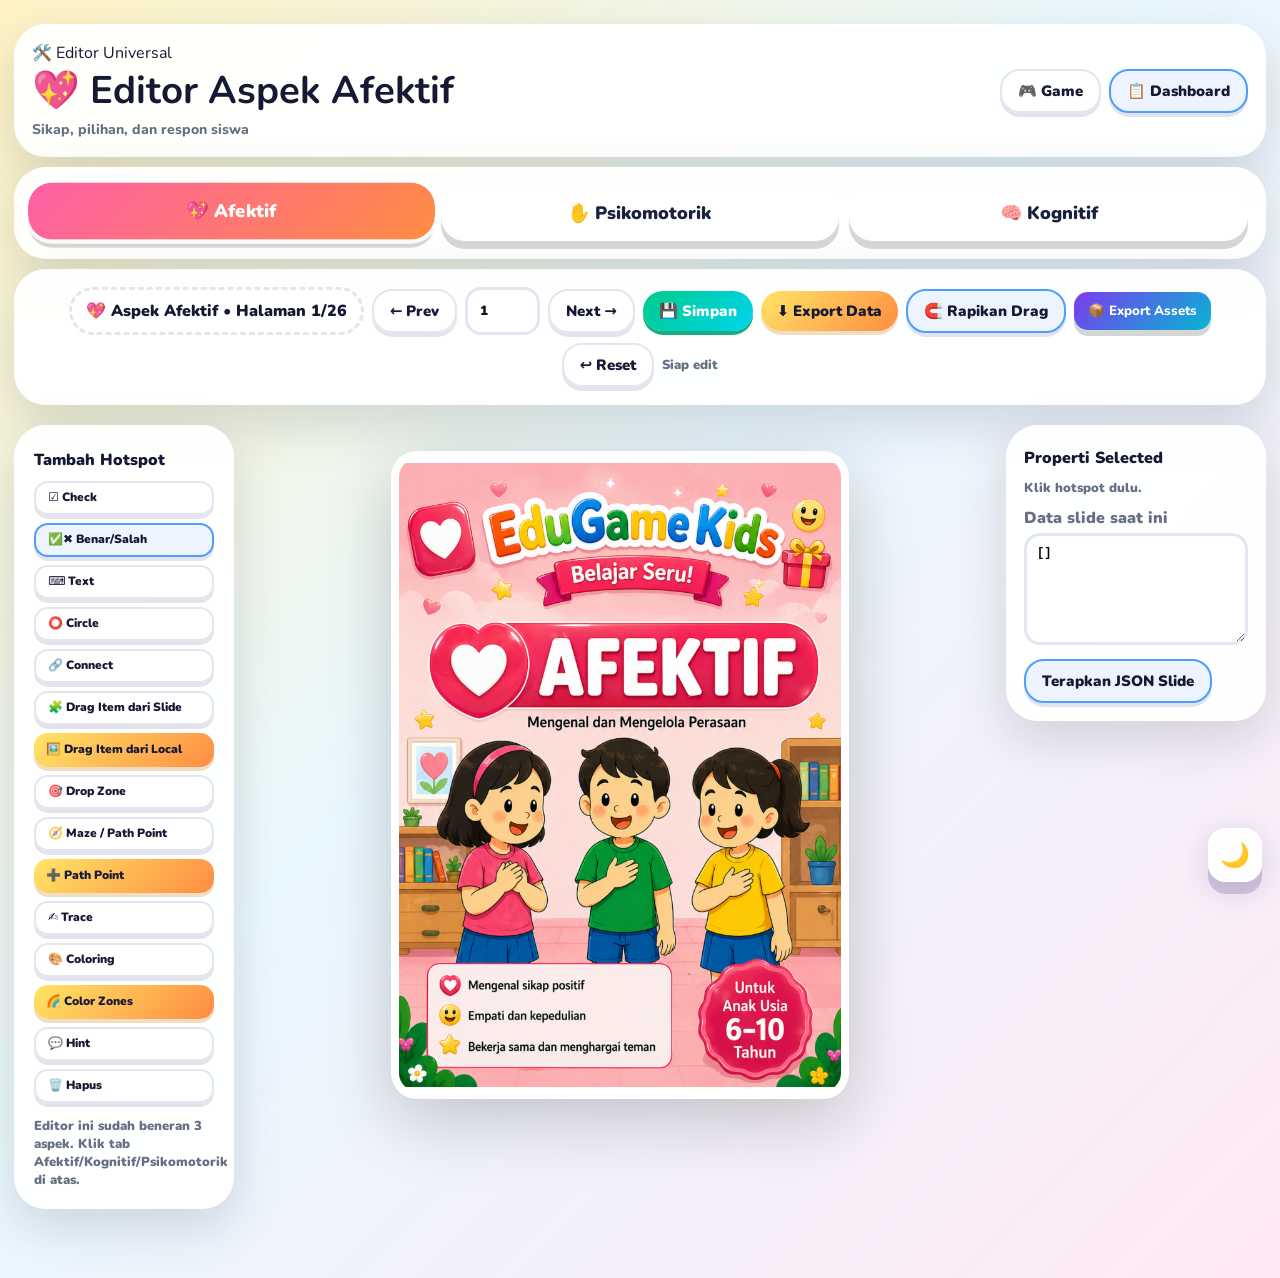
<file: hotspot-editor-afektif.html>
<!doctype html><html lang="id"><head><meta charset="utf-8"><meta name="viewport" content="width=device-width,initial-scale=1"><meta http-equiv="refresh" content="0; url=editor.html?aspect=afektif"><title>Redirect Editor</title></head><body style="font-family:sans-serif;padding:32px"><h2>Redirect ke Editor Universal 3 Aspek...</h2><p><a href="editor.html?aspect=afektif">Klik di sini kalau tidak otomatis.</a></p></body></html>
</file>
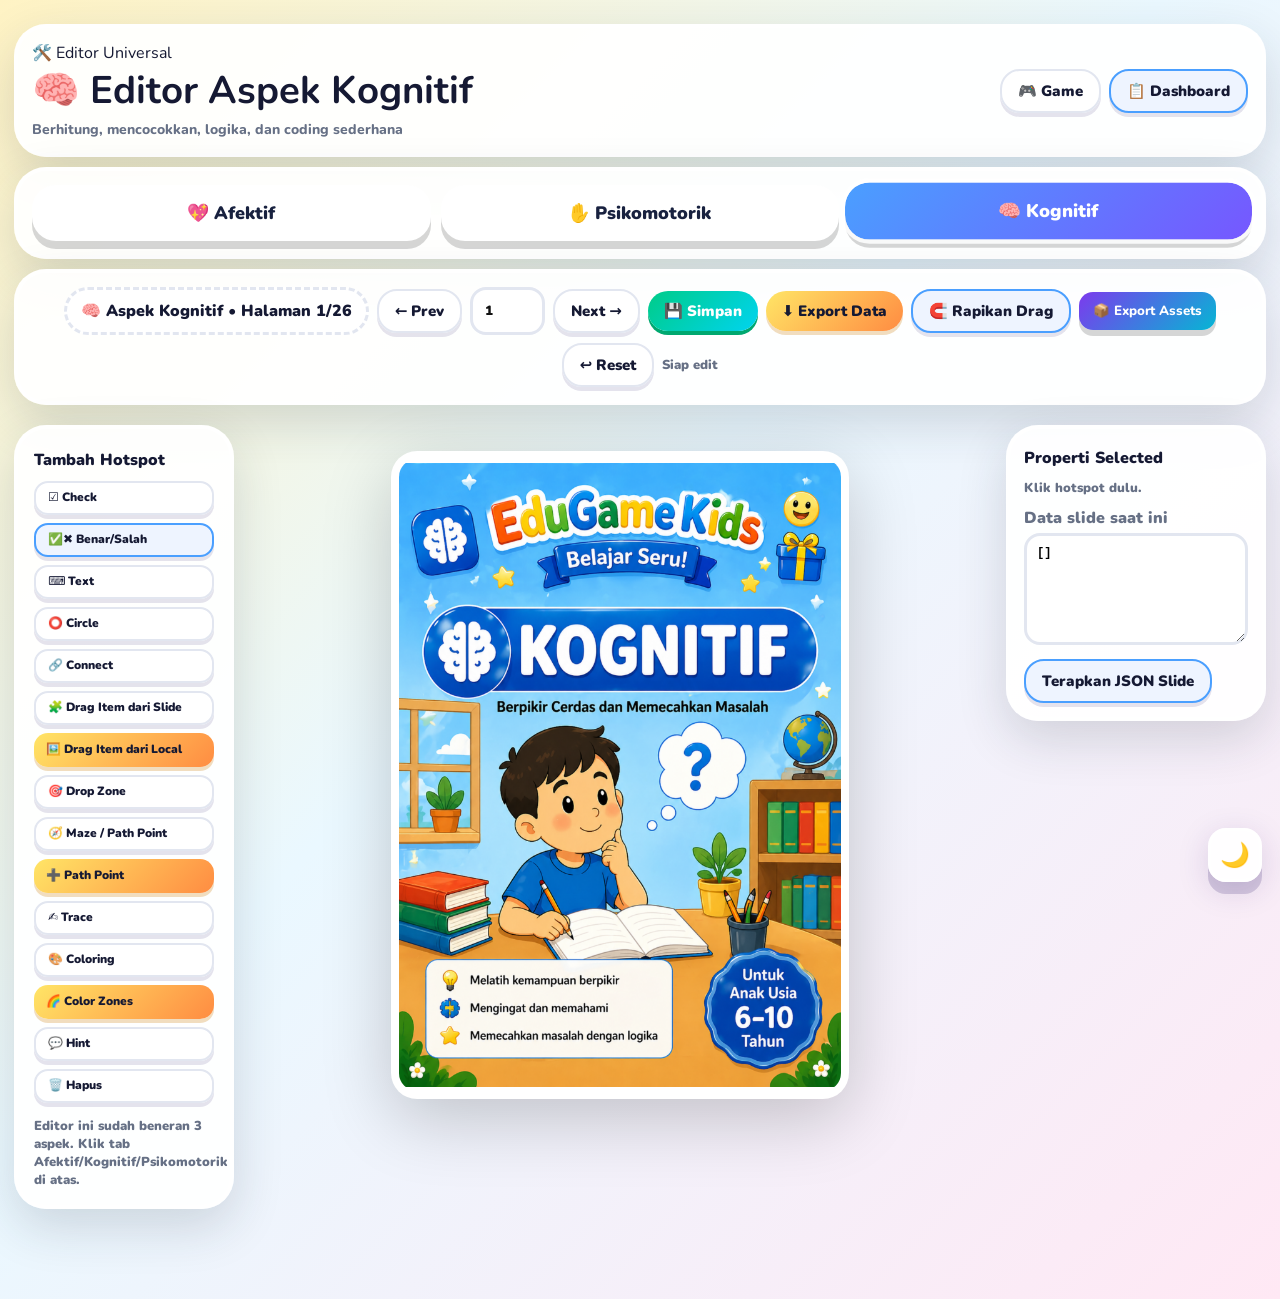
<file: hotspot-editor-kognitif.html>
<!doctype html><html lang="id"><head><meta charset="utf-8"><meta name="viewport" content="width=device-width,initial-scale=1"><meta http-equiv="refresh" content="0; url=editor.html?aspect=kognitif"><title>Redirect Editor</title></head><body style="font-family:sans-serif;padding:32px"><h2>Redirect ke Editor Universal 3 Aspek...</h2><p><a href="editor.html?aspect=kognitif">Klik di sini kalau tidak otomatis.</a></p></body></html>
</file>
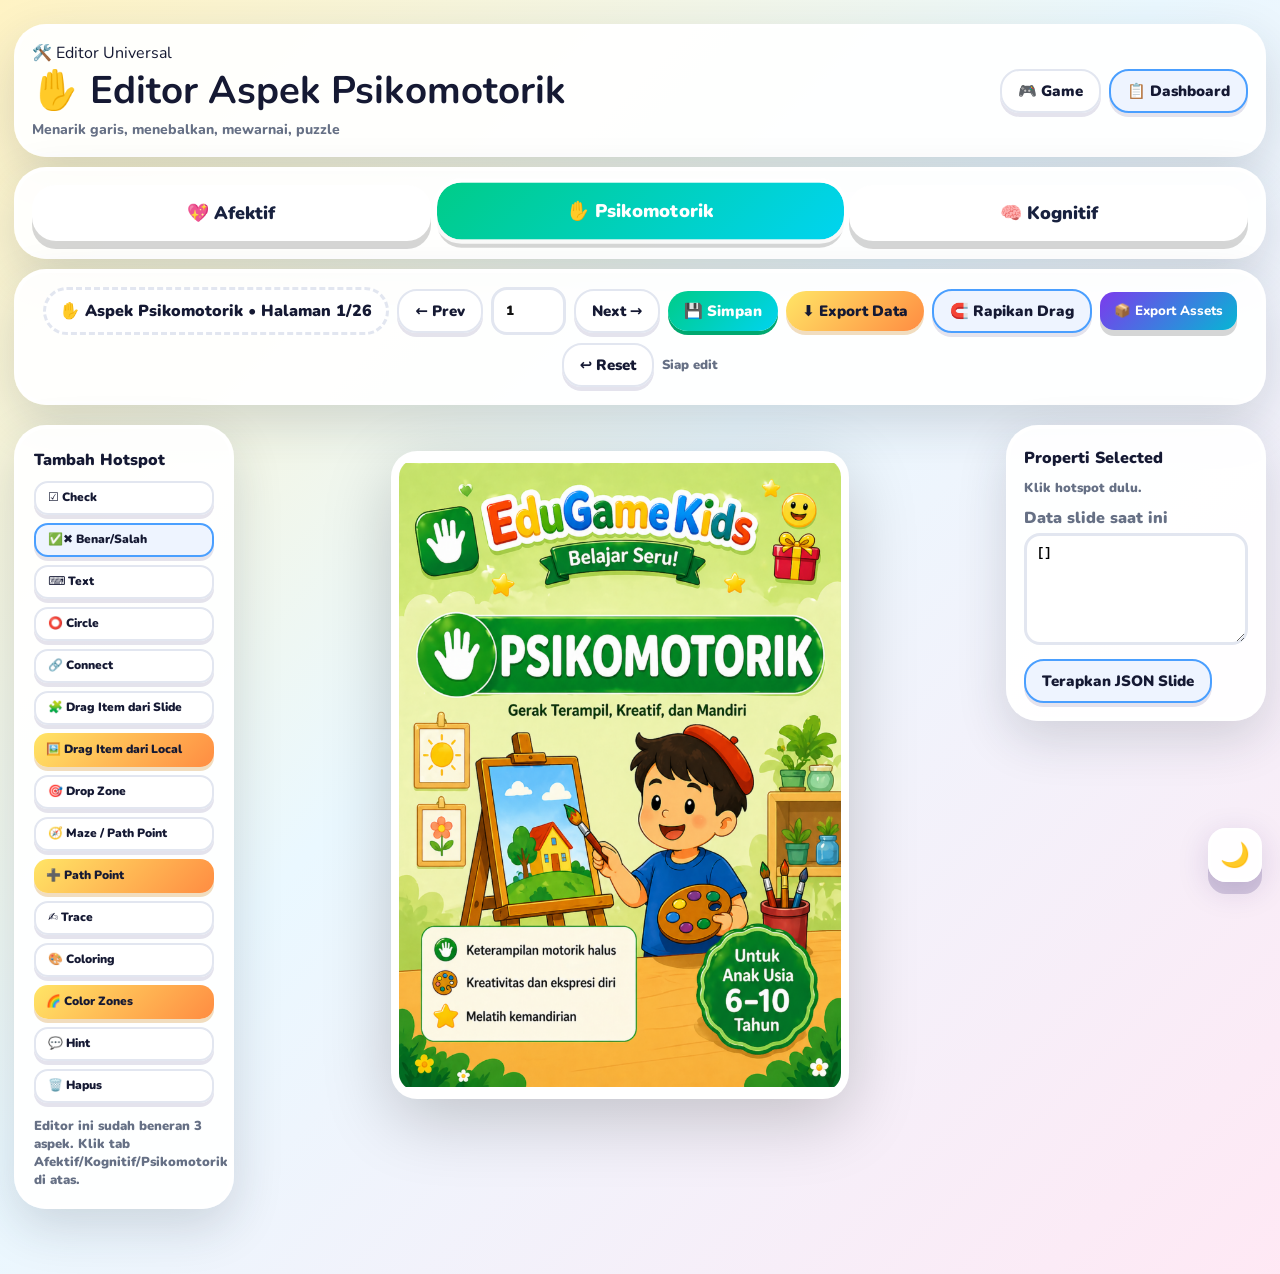
<file: hotspot-editor-psikomotorik.html>
<!doctype html><html lang="id"><head><meta charset="utf-8"><meta name="viewport" content="width=device-width,initial-scale=1"><meta http-equiv="refresh" content="0; url=editor.html?aspect=psikomotorik"><title>Redirect Editor</title></head><body style="font-family:sans-serif;padding:32px"><h2>Redirect ke Editor Universal 3 Aspek...</h2><p><a href="editor.html?aspect=psikomotorik">Klik di sini kalau tidak otomatis.</a></p></body></html>
</file>
<file: style.css>
/* ═══════════════════════════════════════════════
   EduGameKids – Joyful Kids UI  v3.0
   ═══════════════════════════════════════════════ */

/* ── Google Fonts fallback ── */
@import url('https://fonts.googleapis.com/css2?family=Fredoka+One&family=Nunito:wght@400;700;800;900&display=swap');

/* ── CSS Variables ── */
:root {
  --ink: #2d1b69;
  --muted: #6b5b95;
  --paper: rgba(255,255,255,.92);
  --line: rgba(45,27,105,.14);
  --shadow-soft: 0 8px 32px rgba(45,27,105,.15);
  --shadow-hard: 0 12px 0 rgba(45,27,105,.18);
  --pink: #ff5fa8;
  --pink-dark: #e0428a;
  --orange: #ff8c42;
  --yellow: #ffe566;
  --green: #00cc88;
  --green-dark: #00a870;
  --cyan: #00d4f0;
  --blue: #4a9fff;
  --blue-dark: #2c7ee8;
  --purple: #9b59b6;
  --red: #ff4757;
  --cream: #fffbe6;
  --r: 28px;
  --font-head: 'Fredoka One', 'Comic Sans MS', cursive;
  --font-body: 'Nunito', 'Comic Sans MS', system-ui, sans-serif;
}

/* ── Dark Mode ── */
body.dark {
  --ink: #f0ecff;
  --muted: #c4b5fd;
  --paper: rgba(22,14,50,.88);
  --line: rgba(255,255,255,.14);
}

/* ── Reset & Base ── */
*, *::before, *::after { box-sizing: border-box; margin: 0; padding: 0; }
html, body { min-height: 100%; overflow-x: hidden; }

body {
  font-family: var(--font-body);
  color: var(--ink);
  background:
    radial-gradient(ellipse at 10% 15%, #ffe8fa 0, transparent 40%),
    radial-gradient(ellipse at 88% 8%, #d4f0ff 0, transparent 38%),
    radial-gradient(ellipse at 80% 90%, #e8ffe4 0, transparent 40%),
    radial-gradient(ellipse at 5% 88%, #fff3b0 0, transparent 38%),
    linear-gradient(160deg, #fff9fe, #f5f0ff 45%, #f0faff);
  transition: background .4s, color .3s;
}

body.dark {
  background:
    radial-gradient(ellipse at 10% 15%, rgba(120,40,180,.25) 0, transparent 40%),
    radial-gradient(ellipse at 88% 8%, rgba(0,120,200,.18) 0, transparent 38%),
    radial-gradient(ellipse at 80% 90%, rgba(0,180,120,.15) 0, transparent 40%),
    linear-gradient(160deg, #0e0820, #12082e 50%, #080e20);
}

/* ── Floating decorations ── */
#decoLayer { position: fixed; inset: 0; pointer-events: none; z-index: 0; overflow: hidden; }
.float-deco {
  position: absolute;
  animation: floatDeco linear infinite;
  user-select: none;
  pointer-events: none;
}
@keyframes floatDeco {
  0%   { transform: translateY(0px) rotate(0deg) scale(1); }
  33%  { transform: translateY(-22px) rotate(12deg) scale(1.08); }
  66%  { transform: translateY(10px) rotate(-8deg) scale(.95); }
  100% { transform: translateY(0px) rotate(0deg) scale(1); }
}

/* ── Theme Button ── */
.theme-btn {
  position: fixed; right: 16px; bottom: 16px; z-index: 200;
  width: 54px; height: 54px; border-radius: 18px;
  border: 3px solid rgba(255,255,255,.85);
  background: var(--paper);
  box-shadow: var(--shadow-soft), var(--shadow-hard);
  cursor: pointer; font-size: 24px;
  transition: transform .18s;
}
.theme-btn:hover { transform: scale(1.12) rotate(12deg); }

/* ── Screens ── */
button, a, input, textarea { font-family: var(--font-body); }
.screen { display: none; min-height: 100dvh; position: relative; z-index: 1; }
.screen.active { display: grid; }

/* ══════════════════════════════
   WELCOME SCREEN
══════════════════════════════ */
#welcome {
  place-items: center;
  padding: 16px;
  background: none;
}

.stars-bg {
  position: fixed; inset: 0; z-index: 0; pointer-events: none;
  background-image:
    radial-gradient(1.5px 1.5px at 15% 20%, #ffb3d9 0, transparent 100%),
    radial-gradient(1.5px 1.5px at 75% 12%, #b3d9ff 0, transparent 100%),
    radial-gradient(1.5px 1.5px at 40% 78%, #ffe4b3 0, transparent 100%),
    radial-gradient(1px 1px at 85% 65%, #b3ffda 0, transparent 100%);
  background-size: 300px 300px;
  opacity: .6;
}

.welcome-card {
  position: relative; z-index: 2;
  width: min(680px, calc(100% - 24px));
  padding: 32px 36px;
  border-radius: 40px;
  background: var(--paper);
  border: 4px solid rgba(255,255,255,.9);
  box-shadow: var(--shadow-soft), var(--shadow-hard), 0 0 0 1px rgba(255,255,255,.5) inset;
  backdrop-filter: blur(20px);
  text-align: center;
  overflow: hidden;
}

/* top wavy decoration */
.welcome-card::before {
  content: '';
  position: absolute; top: 0; left: 0; right: 0; height: 8px;
  background: linear-gradient(90deg, var(--pink), var(--yellow), var(--green), var(--cyan), var(--blue), var(--purple), var(--pink));
  border-radius: 40px 40px 0 0;
}

/* Mascot */
.welcome-top { display: flex; justify-content: center; margin-bottom: 14px; position: relative; }
.mascot-wrap { position: relative; }
.mascot-bubble {
  width: 100px; height: 100px;
  background: linear-gradient(135deg, var(--yellow), var(--pink));
  border-radius: 32px;
  display: grid; place-items: center;
  font-size: 52px;
  box-shadow: 0 10px 0 rgba(200,100,0,.2), 0 18px 30px rgba(200,80,100,.25);
  animation: mascotBounce 2s ease-in-out infinite;
}
.welcome-sparkles {
  position: absolute; top: -8px; right: -16px;
  font-size: 28px;
  animation: sparkleFloat 1.4s ease-in-out infinite alternate;
}
@keyframes mascotBounce {
  0%, 100% { transform: translateY(0) rotate(-3deg); }
  50% { transform: translateY(-10px) rotate(3deg); }
}
@keyframes sparkleFloat {
  from { transform: scale(.8) rotate(-10deg); opacity: .7; }
  to { transform: scale(1.2) rotate(10deg); opacity: 1; }
}

/* Rainbow title */
.rainbow-title {
  font-family: var(--font-head);
  font-size: clamp(38px, 8vw, 72px);
  line-height: 1;
  letter-spacing: -0.5px;
  background: linear-gradient(135deg, var(--pink) 0%, var(--orange) 30%, var(--yellow) 50%, var(--green) 70%, var(--blue) 90%);
  -webkit-background-clip: text; -webkit-text-fill-color: transparent; background-clip: text;
  margin-bottom: 6px;
}
.rainbow-title span { -webkit-text-fill-color: transparent; }

.welcome-sub {
  font-size: 18px; font-weight: 800; color: var(--muted);
  margin-bottom: 22px;
}

/* Form */
.form-grid { display: grid; grid-template-columns: repeat(3,1fr); gap: 14px; margin-bottom: 20px; }
.form-field { display: flex; flex-direction: column; text-align: left; }
.field-label { font-size: 13px; font-weight: 900; color: var(--muted); margin-bottom: 6px; }
.form-field input {
  border: 3px solid var(--line);
  border-radius: 18px;
  padding: 13px 14px;
  background: rgba(255,255,255,.85);
  font-size: 16px; font-weight: 800; color: var(--ink);
  outline: none;
  transition: border-color .2s, box-shadow .2s;
}
.form-field input:focus {
  border-color: var(--blue);
  box-shadow: 0 0 0 4px rgba(74,159,255,.2);
}

/* CTA Button */
.big-cta {
  display: inline-flex; align-items: center; gap: 10px;
  padding: 16px 36px;
  border-radius: 50px; border: none;
  background: linear-gradient(135deg, var(--pink), var(--orange));
  color: white; font-size: 22px; font-weight: 900; font-family: var(--font-head);
  box-shadow: 0 8px 0 var(--pink-dark), 0 12px 24px rgba(255,95,168,.4);
  cursor: pointer;
  transition: transform .15s, box-shadow .15s;
  letter-spacing: .3px;
}
.big-cta:hover { transform: translateY(-3px); box-shadow: 0 11px 0 var(--pink-dark), 0 18px 28px rgba(255,95,168,.45); }
.big-cta:active { transform: translateY(4px); box-shadow: 0 4px 0 var(--pink-dark), 0 6px 16px rgba(255,95,168,.3); }
.cta-icon { font-size: 26px; }

.welcome-note { margin-top: 12px; font-size: 13px; color: var(--muted); font-weight: 700; }

/* ══════════════════════════════
   LOBBY SCREEN
══════════════════════════════ */
#lobby { display: none; place-items: start center; padding: 16px; }
#lobby.active { display: grid; }

.lobby-wrap { width: min(1240px, calc(100% - 24px)); }

/* Header */
.lobby-head {
  display: flex; align-items: center; justify-content: space-between; gap: 14px;
  padding: 18px 22px;
  border-radius: 28px;
  background: var(--paper);
  border: 3px solid rgba(255,255,255,.85);
  box-shadow: var(--shadow-soft), var(--shadow-hard);
  margin-bottom: 18px;
  backdrop-filter: blur(14px);
}
.lobby-hello { display: flex; align-items: center; gap: 14px; }
.hello-avatar {
  width: 64px; height: 64px;
  background: linear-gradient(135deg, var(--yellow), var(--orange));
  border-radius: 20px;
  display: grid; place-items: center; font-size: 34px;
  box-shadow: 0 6px 0 rgba(200,120,0,.2);
  flex-shrink: 0;
}
.lobby-head h2 {
  font-family: var(--font-head);
  font-size: clamp(22px, 3.5vw, 38px); line-height: 1; color: var(--ink);
}
.subtext { font-weight: 800; color: var(--muted); font-size: 14px; margin-top: 3px; }

.head-actions { display: flex; gap: 10px; flex-wrap: wrap; }

.lobby-title-wrap { text-align: center; margin-bottom: 18px; }
.lobby-subtitle {
  font-family: var(--font-head);
  font-size: clamp(26px, 4vw, 44px);
  background: linear-gradient(135deg, var(--purple), var(--blue));
  -webkit-background-clip: text; -webkit-text-fill-color: transparent; background-clip: text;
}
.lobby-hint { font-weight: 800; color: var(--muted); font-size: 15px; margin-top: 4px; }

/* Mission Cards */
.cards3 { display: grid; grid-template-columns: repeat(3, 1fr); gap: 20px; }

.mission-card {
  border-radius: 36px;
  padding: 28px 24px;
  background: var(--paper);
  border: 4px solid rgba(255,255,255,.9);
  box-shadow: var(--shadow-soft);
  display: flex; flex-direction: column; gap: 10px;
  cursor: pointer;
  transition: transform .22s cubic-bezier(.34,1.56,.64,1), box-shadow .22s;
  position: relative; overflow: hidden;
  min-height: 380px;
}
.mission-card:hover {
  transform: translateY(-10px) rotate(-1.5deg);
  box-shadow: 0 24px 48px rgba(45,27,105,.2);
}
.mission-card:active { transform: translateY(-2px) rotate(0deg); }

/* Color themes */
.mission-card.pink { background: linear-gradient(155deg, #fff0f8, #ffe4f4); border-color: #ffc5e3; }
.mission-card.green { background: linear-gradient(155deg, #f0fff8, #e0fff2); border-color: #a0f0cc; }
.mission-card.blue  { background: linear-gradient(155deg, #f0f5ff, #e4efff); border-color: #b0ceff; }

/* Decorative background emoji */
.card-bg-deco {
  position: absolute; right: -10px; top: -10px;
  font-size: 90px; opacity: .1;
  transform: rotate(15deg);
  pointer-events: none;
}
.card-icon { font-size: 64px; line-height: 1; }
.mission-card h3 {
  font-family: var(--font-head);
  font-size: 32px; color: var(--ink); line-height: 1;
}
.mission-card p { font-size: 15px; font-weight: 800; color: var(--muted); flex: 1; }

/* Progress */
.progress-wrap { display: flex; flex-direction: column; gap: 5px; }
.progress-label { font-size: 12px; font-weight: 900; color: var(--muted); }
.progress { height: 14px; background: rgba(0,0,0,.08); border-radius: 99px; overflow: hidden; }
.prog-bar { display: block; height: 100%; width: 5%; border-radius: 99px; transition: width .6s ease; }
.pink .prog-bar  { background: linear-gradient(90deg, var(--pink), var(--orange)); }
.green .prog-bar { background: linear-gradient(90deg, var(--green), var(--cyan)); }
.blue .prog-bar  { background: linear-gradient(90deg, var(--blue), var(--purple)); }

.card-btn {
  border: none; border-radius: 20px;
  padding: 13px 20px;
  font-size: 17px; font-weight: 900; font-family: var(--font-head);
  color: white; cursor: pointer;
  transition: transform .15s, box-shadow .15s;
  letter-spacing: .2px;
}
.pink .card-btn  { background: linear-gradient(135deg,var(--pink),var(--orange)); box-shadow: 0 6px 0 var(--pink-dark); }
.green .card-btn { background: linear-gradient(135deg,var(--green),var(--cyan)); box-shadow: 0 6px 0 var(--green-dark); }
.blue .card-btn  { background: linear-gradient(135deg,var(--blue),var(--purple)); box-shadow: 0 6px 0 var(--blue-dark); }
.card-btn:hover { transform: translateY(-2px); }
.card-btn:active { transform: translateY(3px); }

/* ══════════════════════════════
   PILL BUTTONS (shared)
══════════════════════════════ */
.pill-btn {
  display: inline-flex; align-items: center; justify-content: center; gap: 7px;
  border: 2.5px solid var(--line); border-radius: 20px;
  background: var(--paper); color: var(--ink);
  font-weight: 900; font-size: 14px;
  padding: 10px 16px;
  text-decoration: none;
  box-shadow: 0 4px 0 rgba(45,27,105,.12);
  cursor: pointer;
  transition: transform .15s, box-shadow .15s;
  white-space: nowrap;
}
.pill-btn:hover { transform: translateY(-2px); box-shadow: 0 6px 0 rgba(45,27,105,.15); }
.pill-btn:active { transform: translateY(2px); box-shadow: 0 2px 0 rgba(45,27,105,.1); }

.pill-btn.edit    { border-color: var(--yellow); background: #fffbe6; }
.pill-btn.teacher { border-color: var(--blue);   background: #eef4ff; }
.pill-btn.score-btn  { background: linear-gradient(135deg,var(--yellow),var(--orange)); color: var(--ink); border: none; box-shadow: 0 4px 0 rgba(200,120,0,.25); }
.pill-btn.finish-btn { background: linear-gradient(135deg,var(--green),var(--cyan)); color: white; border: none; box-shadow: 0 4px 0 var(--green-dark); }
.pill-btn.home-btn   { background: linear-gradient(135deg,#f0f0f0,#e0e0e0); border: none; box-shadow: 0 4px 0 #bbb; }
body.dark .pill-btn.home-btn { background: linear-gradient(135deg,#333,#222); color: #eee; box-shadow: 0 4px 0 #111; }

/* ══════════════════════════════
   PLAY SCREEN
══════════════════════════════ */
#play { display: none; grid-template-rows: auto auto 1fr; gap: 8px; padding: 8px; }
#play.active { display: grid; }

/* Game Header */
.game-header {
  display: flex; align-items: center; justify-content: space-between; gap: 12px;
  padding: 12px 18px;
  border-radius: 24px;
  background: var(--paper);
  border: 3px solid rgba(255,255,255,.85);
  box-shadow: var(--shadow-soft), var(--shadow-hard);
  backdrop-filter: blur(14px);
}
.brandbox { display: flex; align-items: center; gap: 12px; }
.logo {
  width: 66px; height: 66px; border-radius: 22px;
  background: linear-gradient(135deg, var(--yellow), var(--pink));
  display: grid; place-items: center; font-size: 38px;
  box-shadow: 0 7px 0 rgba(200,80,100,.25);
  flex-shrink: 0;
}
.brand-text h2 {
  font-family: var(--font-head);
  font-size: clamp(20px, 3vw, 34px); line-height: 1; color: var(--ink);
}
.student-badge {
  font-size: 12px; font-weight: 800; color: var(--muted);
  margin-top: 3px;
}

.top-actions { display: flex; gap: 8px; flex-wrap: wrap; align-items: center; }

/* Tools Bar */
.tools-bar {
  display: flex; justify-content: center; gap: 10px; flex-wrap: wrap;
  padding: 10px 14px;
  border-radius: 24px;
  background: rgba(255,255,255,.7);
  border: 2.5px solid rgba(255,255,255,.6);
  backdrop-filter: blur(14px);
  box-shadow: 0 4px 18px rgba(45,27,105,.1);
}

.tool {
  display: inline-flex; align-items: center; gap: 7px;
  border: 2.5px solid var(--line); border-radius: 18px;
  background: var(--paper); color: var(--ink);
  font-size: 14px; font-weight: 900;
  padding: 9px 15px;
  box-shadow: 0 4px 0 rgba(45,27,105,.1);
  cursor: pointer;
  transition: transform .15s, box-shadow .15s, background .15s;
}
.tool:hover { transform: translateY(-2px); }
.tool-icon { font-size: 18px; }
.tool.active {
  background: linear-gradient(135deg, var(--yellow), var(--orange));
  color: white; border-color: transparent;
  transform: translateY(2px);
  box-shadow: 0 2px 0 rgba(200,100,0,.3);
}
.draw-tool.active { background: linear-gradient(135deg, var(--blue), var(--purple)); }

/* Stage Area */
.stage-area {
  display: grid;
  grid-template-columns: 100px minmax(0,1fr) 100px;
  align-items: center;
  gap: 10px;
  min-height: 0;
}
.stage-card {
  min-height: 0;
  display: grid; place-items: center; gap: 8px;
}
.stage-shell {
  width: 100%;
  height: calc(100dvh - 200px);
  min-height: 420px;
  display: grid; place-items: center;
}
.stage {
  position: relative; display: inline-block;
  max-width: 100%; max-height: 100%;
  animation: slideIn .22s ease;
}
.slide-img {
  display: block;
  max-width: 100%;
  max-height: calc(100dvh - 240px);
  width: auto; height: auto;
  border-radius: 24px;
  box-shadow: var(--shadow-soft), 0 0 0 4px rgba(255,255,255,.6);
  background: white;
  user-select: none;
}
.draw-canvas, .overlay-layer {
  position: absolute; inset: 0;
  width: 100%; height: 100%;
  border-radius: 24px;
}
.draw-canvas { z-index: 4; touch-action: none; }
.overlay-layer { z-index: 5; pointer-events: none; }

/* Nav Buttons */
.side-nav {
  width: 80px; height: 80px;
  border: none; border-radius: 50%;
  font-size: 62px; line-height: 1; font-family: var(--font-head);
  color: white; cursor: pointer;
  transition: transform .15s, box-shadow .15s;
  flex-shrink: 0;
}
.side-nav.left  { background: linear-gradient(135deg,var(--pink),var(--orange)); box-shadow: 0 8px 0 var(--pink-dark), var(--shadow-soft); }
.side-nav.right { background: linear-gradient(135deg,var(--green),var(--cyan)); box-shadow: 0 8px 0 var(--green-dark), var(--shadow-soft); }
.side-nav:hover { transform: scale(1.08); }
.side-nav:active { transform: scale(.96) translateY(4px); }
.side-nav:disabled { opacity: .35; filter: grayscale(1); pointer-events: none; }

/* Page chip */
.page-chip {
  padding: 10px 28px;
  border-radius: 50px;
  background: var(--paper);
  border: 3px solid rgba(255,255,255,.8);
  font-size: 22px; font-weight: 900; font-family: var(--font-head);
  box-shadow: 0 5px 0 rgba(45,27,105,.12);
  color: var(--purple);
}

/* ══════════════════════════════
   INTERACTIVE OVERLAYS
══════════════════════════════ */
.mark, .circleMark {
  position: absolute; pointer-events: auto;
  border: 3px solid rgba(74,159,255,.6);
  background: rgba(255,255,255,.25);
  cursor: pointer;
  transition: transform .12s, background .12s;
}
.mark:hover { background: rgba(255,220,50,.35); border-color: var(--yellow); }

.mark[data-v="check"]::after {
  content: "✓"; position: absolute; inset: -12%;
  display: grid; place-items: center;
  color: #00cc66; font-size: 150%; font-weight: 900;
  text-shadow: 0 2px 6px rgba(0,180,100,.4);
}
.mark[data-v="cross"]::after {
  content: "✕"; position: absolute; inset: -12%;
  display: grid; place-items: center;
  color: #ff4757; font-size: 140%; font-weight: 900;
  text-shadow: 0 2px 6px rgba(255,71,87,.4);
}
.circleMark { border-radius: 999px; border: 5px solid transparent; background: transparent; }
.circleMark[data-v="on"] { border-color: var(--red); background: rgba(255,71,87,.1); }

.answerBox { position: absolute; pointer-events: auto; }
.answerBox input, .answerBox textarea {
  width: 100%; height: 100%;
  border: 3px solid rgba(74,159,255,.6);
  border-radius: 12px;
  background: rgba(255,255,255,.65);
  font-weight: 900; font-size: 14px; color: #111;
  resize: none; padding: 6px 8px;
  font-family: var(--font-body);
  outline: none;
  transition: border-color .2s, box-shadow .2s;
}
.answerBox input:focus, .answerBox textarea:focus {
  border-color: var(--blue);
  box-shadow: 0 0 0 3px rgba(74,159,255,.2);
}

.hint {
  position: absolute; left: 50%; top: 4%;
  transform: translateX(-50%);
  background: var(--yellow);
  border: 3px solid rgba(200,150,0,.3);
  border-radius: 20px;
  padding: 10px 18px;
  font-weight: 900; font-size: 15px;
  box-shadow: var(--shadow-soft);
  color: var(--ink); white-space: nowrap;
  animation: hintPop .3s ease;
}
@keyframes hintPop { from { opacity:0; transform: translateX(-50%) scale(.9) translateY(-8px); } }

/* ══════════════════════════════
   TOAST
══════════════════════════════ */
.toast {
  position: fixed; left: 50%; bottom: 28px;
  transform: translateX(-50%) translateY(30px);
  opacity: 0;
  background: linear-gradient(135deg, var(--purple), var(--blue));
  color: white; padding: 13px 24px;
  border-radius: 50px; font-weight: 900; font-size: 15px;
  z-index: 400;
  transition: .28s cubic-bezier(.34,1.56,.64,1);
  box-shadow: var(--shadow-soft);
  pointer-events: none;
}
.toast.show { opacity: 1; transform: translateX(-50%) translateY(0); }

/* ══════════════════════════════
   MODAL
══════════════════════════════ */
.modal {
  position: fixed; inset: 0;
  background: rgba(10,6,30,.5);
  backdrop-filter: blur(4px);
  z-index: 500; display: grid; place-items: center; padding: 16px;
}
.modal-card {
  width: min(560px, 100%);
  background: var(--paper);
  border: 4px solid rgba(255,255,255,.85);
  border-radius: 36px; padding: 28px;
  box-shadow: 0 32px 80px rgba(45,27,105,.3);
  text-align: center;
}
.modal-card h2 { font-family: var(--font-head); font-size: 36px; margin-bottom: 8px; color: var(--ink); }
.big-score {
  font-family: var(--font-head);
  font-size: 88px; color: var(--green);
  text-shadow: 0 6px 0 var(--green-dark);
}
.grade-grid { display: grid; gap: 10px; text-align: left; margin: 14px 0; }
.grade-grid label {
  display: grid; grid-template-columns: 1fr 110px; gap: 10px;
  align-items: center; font-weight: 900; color: var(--ink);
}
.grade-grid input {
  padding: 10px; border-radius: 14px;
  border: 2.5px solid var(--line);
  font-weight: 900; font-family: var(--font-body);
  background: rgba(255,255,255,.85); color: var(--ink);
  outline: none;
  text-align: center;
}
.modal-actions { display: flex; gap: 10px; justify-content: center; flex-wrap: wrap; margin-top: 16px; }

/* ══════════════════════════════
   ANIMATIONS
══════════════════════════════ */
.pop-in { animation: popIn .45s cubic-bezier(.34,1.56,.64,1) both; }
@keyframes popIn {
  from { opacity: 0; transform: scale(.88) translateY(24px); }
  to   { opacity: 1; transform: none; }
}
@keyframes slideIn {
  from { opacity: 0; transform: scale(.97) translateX(12px); }
  to   { opacity: 1; transform: none; }
}

.hidden { display: none !important; }

/* ══════════════════════════════
   RESPONSIVE – TABLET (≤ 860px)
══════════════════════════════ */
@media (max-width: 860px) {
  .form-grid { grid-template-columns: 1fr; }
  .cards3 { grid-template-columns: 1fr; }
  .welcome-card { padding: 22px 18px; border-radius: 28px; }

  .lobby-head { align-items: flex-start; flex-wrap: wrap; }
  .game-header { padding: 8px 12px; border-radius: 20px; gap: 8px; }
  .logo { width: 52px; height: 52px; font-size: 28px; border-radius: 16px; }
  .brand-text h2 { font-size: 22px; }
  .top-actions { gap: 6px; flex-wrap: wrap; }

  .tools-bar { padding: 8px; gap: 6px; border-radius: 18px; }
  .tool { padding: 9px 10px; border-radius: 14px; }
  .tool-label { display: none; }
  .tool-icon { font-size: 20px; }

  .stage-area { grid-template-columns: 1fr; gap: 6px; }
  .side-nav {
    position: fixed; bottom: 16px; z-index: 50;
    width: 64px; height: 64px; font-size: 50px;
  }
  .side-nav.left  { left: 14px; }
  .side-nav.right { right: 14px; }

  .stage-shell { height: auto; min-height: 0; align-items: start; }
  .slide-img { max-height: none; width: min(100%, 500px); border-radius: 18px; }

  .page-chip {
    position: fixed; left: 50%; bottom: 22px; z-index: 50;
    transform: translateX(-50%);
    font-size: 16px; padding: 8px 20px;
  }
  .play-screen { padding: 6px; }

  .mission-card { min-height: 240px; padding: 20px; }
  .card-icon { font-size: 52px; }
  .mission-card h3 { font-size: 28px; }
}

/* ══════════════════════════════
   RESPONSIVE – MOBILE (≤ 430px)
══════════════════════════════ */
@media (max-width: 430px) {
  .game-header { gap: 6px; }
  .pill-btn { font-size: 0; padding: 8px 10px; border-radius: 14px; }
  .pill-btn::first-letter { font-size: 18px; }
  .rainbow-title { font-size: 40px; }
  .welcome-card { padding: 18px 14px; }
  .slide-img { width: 100%; }
  .tools-bar { margin: 0; }
  .stage-shell { padding: 0 4px; }
}

/* ══════════════════════════════
   DESKTOP FINE-TUNING (≥ 1050px)
══════════════════════════════ */
@media (min-width: 1050px) {
  .stage-area { padding: 0 6px; }
  .slide-img { max-height: calc(100dvh - 220px); }
  .stage-shell { height: calc(100dvh - 200px); }
}


/* ══════════════════════════════
   PATCH V4 - header chip, responsive nav, dynamic tools
══════════════════════════════ */
.header-chip{
  position: static !important;
  transform: none !important;
  font-size: 15px;
  padding: 9px 16px;
  color: var(--ink);
  border: 2.5px dashed rgba(45,27,105,.18);
  background: rgba(255,255,255,.86);
  box-shadow: 0 4px 0 rgba(45,27,105,.10);
  white-space: nowrap;
}
body.dark .header-chip{background:rgba(22,14,50,.86);border-color:rgba(255,255,255,.18)}
.btn-emoji{font-size:1.05em;line-height:1}.btn-text{display:inline-block}
#play{grid-template-rows:auto auto minmax(0,1fr);height:100dvh;overflow:hidden}.play-screen{overflow:hidden}
.game-header{min-height:0}.top-actions{justify-content:flex-end}.brandbox{min-width:0}.brand-text{min-width:0}.student-badge{white-space:nowrap;overflow:hidden;text-overflow:ellipsis;max-width:42vw}
.stage-card{height:100%;min-height:0}.stage-shell{height:calc(100dvh - 164px);min-height:0}.slide-img{max-height:calc(100dvh - 176px)}
.tools-bar .tool.hidden{display:none!important}.tools-bar{min-height:58px}.tool{will-change:transform}.tool:not(.hidden){animation:toolPop .22s cubic-bezier(.34,1.56,.64,1) both}@keyframes toolPop{from{opacity:0;transform:scale(.82) translateY(-4px)}to{opacity:1;transform:none}}
.side-nav{display:grid;place-items:center;z-index:60}.side-nav.left{justify-self:end}.side-nav.right{justify-self:start}

@media (min-width:1050px){
  .game-header{padding:10px 18px}.logo{width:56px;height:56px;font-size:32px}.brand-text h2{font-size:30px}.student-badge{font-size:13px}.pill-btn{font-size:15px;padding:10px 16px}.header-chip{font-size:18px;padding:10px 22px}.tools-bar{max-width:max-content;justify-self:center}.stage-area{grid-template-columns:120px minmax(0,1fr) 120px;padding:0 10px}.stage-shell{height:calc(100dvh - 155px)}.slide-img{max-height:calc(100dvh - 168px)}.side-nav{width:86px;height:86px;font-size:70px}
}
@media (max-width:860px){
  #play{height:100dvh;overflow:hidden;grid-template-rows:auto auto minmax(0,1fr);gap:6px;padding:6px}.game-header{display:grid;grid-template-columns:minmax(0,1fr) auto;align-items:center;padding:8px;border-radius:18px}.brandbox{gap:8px}.logo{width:46px;height:46px;font-size:26px;border-radius:14px}.brand-text h2{font-size:20px;line-height:.95}.student-badge{font-size:11px;max-width:44vw}.top-actions{grid-column:2;grid-row:1;display:flex;gap:5px;flex-wrap:wrap;max-width:52vw}.header-chip{order:-1;font-size:12px;padding:7px 10px;border-radius:14px}.pill-btn{padding:8px 10px;border-radius:14px;font-size:13px;gap:4px;box-shadow:0 3px 0 rgba(45,27,105,.12)}.btn-emoji{font-size:16px}.btn-text{font-size:12px}.tools-bar{justify-content:center;padding:7px;gap:6px;border-radius:16px}.tool{padding:8px 10px;border-radius:13px}.tool-label{display:inline!important;font-size:12px}.tool-icon{font-size:17px}.stage-area{position:relative;display:grid;grid-template-columns:1fr;padding:0 58px;min-height:0;overflow:hidden}.stage-card{overflow:auto;overscroll-behavior:contain;padding:0}.stage-shell{height:100%;min-height:0;align-items:start;padding:0}.slide-img{width:100%;max-width:100%;max-height:none;border-radius:16px}.side-nav{position:fixed!important;top:54%!important;bottom:auto!important;transform:translateY(-50%);width:50px;height:62px;border-radius:22px;font-size:48px;line-height:1}.side-nav.left{left:6px!important}.side-nav.right{right:6px!important}.theme-btn{right:10px;bottom:auto;top:calc(env(safe-area-inset-top) + 10px);width:42px;height:42px;border-radius:14px;font-size:20px;box-shadow:0 4px 0 rgba(45,27,105,.12),0 8px 24px rgba(45,27,105,.16)}
}
@media (max-width:520px){
  .game-header{grid-template-columns:minmax(0,1fr);gap:7px}.top-actions{grid-column:1;grid-row:2;max-width:none;width:100%;justify-content:space-between}.student-badge{max-width:calc(100vw - 90px)}.header-chip{font-size:12px;padding:7px 9px}.pill-btn{padding:8px 9px}.btn-text{display:none}.btn-emoji{font-size:17px}.tools-bar{justify-content:space-between}.tool{padding:8px 9px}.tool-label{display:none!important}.stage-area{padding:0 48px}.side-nav{width:42px;height:56px;font-size:42px;border-radius:18px;top:58%!important}.side-nav.left{left:4px!important}.side-nav.right{right:4px!important}.slide-img{border-radius:14px}.toast{bottom:14px;max-width:calc(100vw - 24px);font-size:13px;text-align:center}.theme-btn{top:8px;right:8px;width:38px;height:38px;font-size:18px}
}
@media (max-width:380px){.stage-area{padding:0 42px}.side-nav{width:38px;height:52px;font-size:38px}.header-chip{font-size:11px}.pill-btn{padding:7px 8px}.brand-text h2{font-size:18px}.student-badge{font-size:10px}.logo{width:42px;height:42px}.tool{padding:7px 8px}}
.connectGuide{position:absolute;inset:0;pointer-events:none;z-index:7}.connectDot{position:absolute;width:24px;height:24px;border-radius:999px;border:4px solid #fff;box-shadow:0 3px 0 rgba(45,27,105,.18),0 0 0 3px rgba(74,159,255,.35);background:linear-gradient(135deg,var(--yellow),var(--blue));animation:dotPulse 1.25s ease-in-out infinite}.connectDot.rightDot{background:linear-gradient(135deg,var(--green),var(--cyan));animation-delay:.15s}@keyframes dotPulse{0%,100%{transform:scale(1)}50%{transform:scale(1.2)}}

/* ══════════════════════════════
   PATCH V5 - vertical side tools + bigger slide + cleaner mobile header
══════════════════════════════ */
#play{
  grid-template-rows:auto minmax(0,1fr) !important;
  gap:10px !important;
  height:100dvh !important;
  overflow:hidden !important;
  padding:10px 12px !important;
}
.tools-bar{display:none!important}
.game-header{
  position:relative;
  z-index:80;
}
.stage-area{
  display:grid !important;
  grid-template-columns:96px 92px minmax(0,1fr) 92px 96px !important;
  align-items:center !important;
  gap:12px !important;
  min-height:0 !important;
  overflow:hidden !important;
  padding:2px 12px 10px !important;
}
.stage-card{
  grid-column:3;
  height:100%;
  min-height:0;
  display:grid;
  place-items:center;
  overflow:visible;
}
.stage-shell{
  height:calc(100dvh - 126px) !important;
  min-height:0 !important;
  width:100%;
  display:grid;
  place-items:center;
}
.slide-img{
  max-height:calc(100dvh - 138px) !important;
  max-width:100% !important;
  border-radius:22px;
}
.tool-rail{
  display:flex;
  flex-direction:column;
  align-items:center;
  justify-content:center;
  gap:14px;
  align-self:center;
  justify-self:center;
  padding:12px 10px;
  border-radius:30px;
  background:rgba(255,255,255,.56);
  border:3px solid rgba(255,255,255,.72);
  box-shadow:0 12px 34px rgba(45,27,105,.12), inset 0 0 0 1px rgba(255,255,255,.6);
  backdrop-filter:blur(15px);
  z-index:70;
}
body.dark .tool-rail{background:rgba(22,14,50,.56);border-color:rgba(255,255,255,.15)}
.rail-left{grid-column:2}.rail-right{grid-column:4}
.side-nav.left{grid-column:1;justify-self:center}.side-nav.right{grid-column:5;justify-self:center}
.tool{
  width:74px;
  min-height:68px;
  padding:10px 8px !important;
  border-radius:22px !important;
  display:flex !important;
  flex-direction:column;
  justify-content:center;
  align-items:center;
  gap:5px !important;
  text-align:center;
}
.tool.hidden{display:none!important}
.tool-icon{font-size:24px !important;line-height:1}.tool-label{display:block!important;font-size:12px!important;line-height:1.05;font-weight:900}
.side-nav{
  width:78px!important;
  height:78px!important;
  font-size:62px!important;
}
.theme-btn{
  right:18px!important;
  bottom:18px!important;
  top:auto!important;
}

@media (min-width:1050px){
  #play{padding:12px 14px!important;gap:10px!important}
  .game-header{padding:10px 18px!important;border-radius:25px!important}
  .stage-area{grid-template-columns:106px 94px minmax(0,1fr) 94px 106px!important;gap:14px!important;padding:0 20px 12px!important}
  .stage-shell{height:calc(100dvh - 120px)!important}
  .slide-img{max-height:calc(100dvh - 132px)!important}
  .stage{max-height:100%;}
}

@media (max-width:860px){
  #play{padding:6px!important;gap:6px!important;grid-template-rows:auto minmax(0,1fr)!important;overflow:hidden!important}
  .game-header{
    display:grid!important;
    grid-template-columns:minmax(0,1fr)!important;
    gap:7px!important;
    padding:8px!important;
    border-radius:20px!important;
  }
  .brandbox{gap:8px!important;min-width:0}.logo{width:48px!important;height:48px!important;font-size:27px!important;border-radius:16px!important}
  .brand-text h2{font-size:20px!important;line-height:.95!important;white-space:normal!important}.student-badge{font-size:11px!important;max-width:calc(100vw - 78px)!important;white-space:nowrap!important;overflow:hidden!important;text-overflow:ellipsis!important}
  .top-actions{grid-column:1!important;grid-row:2!important;width:100%!important;max-width:none!important;display:grid!important;grid-template-columns:1.35fr 1fr 1fr 1fr!important;gap:6px!important;align-items:stretch!important}
  .header-chip,.pill-btn{height:38px!important;min-height:38px!important;padding:7px 8px!important;border-radius:15px!important;font-size:12px!important;display:flex!important;align-items:center!important;justify-content:center!important;white-space:nowrap!important;box-shadow:0 3px 0 rgba(45,27,105,.12)!important}
  .btn-text{display:none!important}.btn-emoji{font-size:17px!important}
  .header-chip{font-family:var(--font-head)!important;font-size:12px!important;color:var(--purple)!important}
  .stage-area{
    position:relative!important;
    display:grid!important;
    grid-template-columns:minmax(0,1fr)!important;
    padding:0 50px!important;
    gap:0!important;
    overflow:auto!important;
    overscroll-behavior:contain!important;
    align-items:start!important;
  }
  .stage-card{grid-column:1!important;width:100%!important;overflow:visible!important;place-items:start center!important}
  .stage-shell{height:auto!important;width:100%!important;align-items:start!important;padding:0!important}
  .stage{width:100%;max-width:500px;margin:0 auto 16px;}
  .slide-img{width:100%!important;max-width:100%!important;max-height:none!important;border-radius:16px!important}
  .tool-rail{
    position:fixed!important;
    top:35%!important;
    transform:translateY(-50%)!important;
    width:42px!important;
    padding:7px 4px!important;
    gap:8px!important;
    border-radius:20px!important;
    z-index:75!important;
  }
  .rail-left{left:5px!important;grid-column:auto!important}.rail-right{right:5px!important;grid-column:auto!important}
  .tool{width:36px!important;min-height:38px!important;height:38px!important;padding:6px!important;border-radius:14px!important;gap:0!important}
  .tool-icon{font-size:18px!important}.tool-label{display:none!important}
  .side-nav{
    position:fixed!important;
    top:68%!important;
    bottom:auto!important;
    transform:translateY(-50%)!important;
    width:42px!important;
    height:58px!important;
    border-radius:18px!important;
    font-size:42px!important;
    z-index:78!important;
  }
  .side-nav.left{left:4px!important;grid-column:auto!important}.side-nav.right{right:4px!important;grid-column:auto!important}
  .theme-btn{top:auto!important;right:9px!important;bottom:9px!important;width:38px!important;height:38px!important;border-radius:14px!important;font-size:18px!important;z-index:90!important}
}

@media (max-width:430px){
  .brand-text h2{font-size:19px!important}.student-badge{font-size:10.5px!important}
  .top-actions{gap:5px!important;grid-template-columns:1.25fr 1fr 1fr 1fr!important}
  .header-chip,.pill-btn{height:34px!important;min-height:34px!important;padding:6px 6px!important;border-radius:13px!important}.header-chip{font-size:11px!important}.btn-emoji{font-size:16px!important}
  .stage-area{padding:0 47px!important}.tool-rail{width:39px!important}.tool{width:33px!important;height:36px!important;min-height:36px!important}.tool-icon{font-size:17px!important}
  .side-nav{width:40px!important;height:54px!important;font-size:40px!important;top:67%!important}.theme-btn{width:36px!important;height:36px!important}
}

/* Drag & drop hotspot - v21 */
.dropZone{
  position:absolute;
  border:3px dashed rgba(45,131,201,.5);
  border-radius:12px;
  background:rgba(100,160,255,.06);
  display:grid;place-items:center;
  pointer-events:none;z-index:5;
}
.dropZone span{font-size:clamp(14px,2vw,22px);opacity:.3;}
.dropZone.occupied{border-color:rgba(34,197,94,.2)!important;background:transparent!important;}
.dropZone.occupied span{display:none!important;}
body.dark .dropZone{background:rgba(15,23,42,.2);border-color:rgba(125,211,252,.45)}

/* dragPiece: NO background, NO border, NO shadow — semua dari img di dalamnya */
.dragPiece{
  position:absolute;
  background:none!important;
  background-color:transparent!important;
  background-image:none!important;
  border:none!important;
  box-shadow:none!important;
  border-radius:0!important;
  padding:0!important;
  margin:0!important;
  cursor:grab;
  z-index:24;
  touch-action:none;
  overflow:visible!important;
  transition:transform .14s ease;
}
.dragPiece:active,.dragPiece.dragging{
  cursor:grabbing;
  transform:scale(1.07) rotate(-1.5deg);
}
.dragPiece span{
  position:absolute;left:4px;top:4px;
  background:rgba(255,255,255,.85);border-radius:999px;
  padding:2px 7px;font-size:11px;font-weight:800;color:#17213f;
  pointer-events:none;z-index:9;
}
.dragPiece.correct div{filter:drop-shadow(0 0 8px rgba(36,212,135,.95))!important;}
.dragPiece.wrong div{filter:drop-shadow(0 0 8px rgba(255,95,168,.95))!important;}
@keyframes pieceSnap{0%{transform:scale(1.08)rotate(-2deg)}70%{transform:scale(.97)}100%{transform:scale(1)}}
.dragPiece.correct{animation:pieceSnap .3s cubic-bezier(.34,1.56,.64,1) both}

.dragSourceBlank{position:absolute;z-index:18;pointer-events:none;}
/* Trace/Maze canvas must be drawable above helper overlays */
.stage.draw-feature-slide .draw-canvas{z-index:35;}
.stage.draw-feature-slide .overlay-layer{z-index:30;}
.stage.draw-feature-slide .addonOverlay.trace,
.stage.draw-feature-slide .addonOverlay.mazePath,
.stage.draw-feature-slide .addonOverlay.pathPaint,
.stage.draw-feature-slide .addonOverlay.coloring{
  background:transparent!important;
  border:0!important;
}

/* === FIX TEXTBOX SIZE FOLLOW BOX === */
.answerBox{
  overflow:hidden !important;
  box-sizing:border-box !important;
}
.answerBox input,
.answerBox textarea,
.answerInner{
  width:100% !important;
  height:100% !important;
  min-width:0 !important;
  min-height:0 !important;
  box-sizing:border-box !important;
  display:block !important;
  overflow:auto !important;
}

/* =========================================================
   PLAYER CLEAN HOTSPOT UI FIX
   Hilangkan border/helper overlay di index.html karena layout
   soal sudah berbasis image/design. Interaksi tetap jalan.
   Tidak menyentuh logic drag-drop.
========================================================= */
body:not([data-editor="true"]) .mark,
body:not([data-editor="true"]) .circleMark{
  border-color: transparent !important;
  background: transparent !important;
  box-shadow: none !important;
  outline: none !important;
}
body:not([data-editor="true"]) .mark:hover,
body:not([data-editor="true"]) .circleMark:hover{
  border-color: transparent !important;
  background: transparent !important;
  box-shadow: none !important;
  transform: none !important;
}
/* hasil jawaban tetap muncul, tapi kotak helper birunya hilang */
body:not([data-editor="true"]) .mark[data-v="check"]::after,
body:not([data-editor="true"]) .mark[data-v="cross"]::after{
  inset: -18% !important;
  font-size: 170% !important;
  filter: drop-shadow(0 2px 3px rgba(0,0,0,.18));
}
/* circle hanya terlihat kalau siswa sudah memilih/melingkari */
body:not([data-editor="true"]) .circleMark[data-v="on"]{
  border-color: var(--red) !important;
  background: transparent !important;
  box-shadow: none !important;
}
/* Textbox mengikuti desain gambar: tanpa border biru/background */
body:not([data-editor="true"]) .answerBox input,
body:not([data-editor="true"]) .answerBox textarea{
  border: 0 !important;
  background: transparent !important;
  box-shadow: none !important;
  outline: none !important;
  border-radius: 0 !important;
  padding: 6px 8px !important;
}
body:not([data-editor="true"]) .answerBox input:focus,
body:not([data-editor="true"]) .answerBox textarea:focus{
  border: 0 !important;
  box-shadow: none !important;
  background: transparent !important;
}
/* Dot connect hanya area klik/tarik, visual ring dihilangkan */
body:not([data-editor="true"]) .connectDot{
  background: transparent !important;
  border-color: transparent !important;
  box-shadow: none !important;
  animation: none !important;
}
/* Overlay tambahan tidak boleh memunculkan outline/debug di player */
body:not([data-editor="true"]) .addonOverlay,
body:not([data-editor="true"]) .colorzone,
body:not([data-editor="true"]) .color-zone,
body:not([data-editor="true"]) .mazePath,
body:not([data-editor="true"]) .pathPaint,
body:not([data-editor="true"]) .trace,
body:not([data-editor="true"]) .coloring{
  border: 0 !important;
  outline: 0 !important;
  box-shadow: none !important;
  background: transparent !important;
}

/* =========================================================
   FIX: CLEAN DRAG DROP DROP-ZONE IN PLAYER/INDEX
   Content image already contains the puzzle grid/target area,
   so helper dashed border and target arrow/icon must be hidden.
   This only affects visual layer, not drag-drop logic.
   ========================================================= */
body:not(.edit) .dropZone,
body[data-editor="false"] .dropZone,
body:not([data-editor="true"]) .dropZone{
  border:0!important;
  outline:0!important;
  box-shadow:none!important;
  background:transparent!important;
  background-color:transparent!important;
}

body:not(.edit) .dropZone span,
body[data-editor="false"] .dropZone span,
body:not([data-editor="true"]) .dropZone span{
  display:none!important;
  opacity:0!important;
  visibility:hidden!important;
}

/* Older hotspot renderer class support */
body:not(.edit) .drop,
body[data-editor="false"] .drop,
body:not([data-editor="true"]) .drop{
  border:0!important;
  outline:0!important;
  box-shadow:none!important;
  background:transparent!important;
}


/* TRUE/FALSE MODE - tambahan tanpa mengubah drag-drop */
.truefalse-toolbar{
  position:fixed; left:clamp(14px,5vw,72px); top:50%; transform:translateY(-50%);
  z-index:1200; display:grid; gap:12px; padding:14px; border-radius:28px;
  background:rgba(255,255,255,.82); border:6px solid rgba(255,255,255,.75);
  box-shadow:0 18px 45px rgba(0,0,0,.18); backdrop-filter:blur(10px);
}
.truefalse-toolbar button{width:104px; min-height:86px; border:4px solid #e6e1f2; border-radius:24px; background:#fff; color:#2c1c6b; font-weight:1000; cursor:pointer; box-shadow:0 7px 0 rgba(0,0,0,.12); display:grid; place-items:center; gap:2px;}
.truefalse-toolbar button span{font-size:30px; line-height:1}.truefalse-toolbar button b{font-size:14px}.truefalse-toolbar button.active{outline:5px solid #00d4f0; transform:translateY(2px); box-shadow:0 3px 0 rgba(0,0,0,.14)}
body:not([data-editor="true"]) .trueFalseMark{border-color:transparent!important;background:transparent!important;box-shadow:none!important;outline:none!important;}
body:not([data-editor="true"]) .trueFalseMark[data-v="check"]::after{content:"✓"; color:#7b61d1!important; font-size:170%!important; font-weight:1000; filter:drop-shadow(0 2px 3px rgba(0,0,0,.18));}
body:not([data-editor="true"]) .trueFalseMark[data-v="cross"]::after{content:"✕"; color:#ff4757!important; font-size:170%!important; font-weight:1000; filter:drop-shadow(0 2px 3px rgba(0,0,0,.18));}
@media(max-width:800px){.truefalse-toolbar{left:10px; padding:9px; gap:8px}.truefalse-toolbar button{width:78px;min-height:66px;border-radius:18px}.truefalse-toolbar button span{font-size:24px}.truefalse-toolbar button b{font-size:11px}}


/* FIX TRUE/FALSE UI CLEAN + COMPACT */
body:not([data-editor="true"]) .truefalse-toolbar{
  position:fixed!important;
  left:clamp(18px,4vw,86px)!important;
  top:50%!important;
  transform:translateY(-50%)!important;
  z-index:1200!important;
  display:grid!important;
  gap:8px!important;
  padding:10px!important;
  border-radius:24px!important;
  background:rgba(255,255,255,.78)!important;
  border:5px solid rgba(255,255,255,.72)!important;
  box-shadow:0 16px 34px rgba(45,27,105,.14)!important;
  backdrop-filter:blur(10px)!important;
}
body:not([data-editor="true"]) .truefalse-toolbar button{
  width:78px!important;
  min-height:70px!important;
  border:3px solid #e9e4f5!important;
  border-radius:20px!important;
  background:rgba(255,255,255,.96)!important;
  color:#2c1c6b!important;
  font-weight:1000!important;
  box-shadow:0 5px 0 rgba(45,27,105,.14)!important;
  gap:1px!important;
}
body:not([data-editor="true"]) .truefalse-toolbar button span{font-size:26px!important;line-height:1!important}
body:not([data-editor="true"]) .truefalse-toolbar button b{font-size:12px!important;line-height:1!important}
body:not([data-editor="true"]) .truefalse-toolbar button.active{
  outline:4px solid #00d4f0!important;
  box-shadow:0 3px 0 rgba(45,27,105,.12)!important;
}
/* true/false memakai toolbar sendiri, jangan munculkan tombol Pilih/Benar-Salah tambahan */
body.has-truefalse-slide #selectTool{display:none!important;}
@media(max-width:800px){
  body:not([data-editor="true"]) .truefalse-toolbar{left:8px!important;padding:7px!important;gap:6px!important;border-radius:18px!important;border-width:4px!important}
  body:not([data-editor="true"]) .truefalse-toolbar button{width:54px!important;min-height:50px!important;border-radius:14px!important;border-width:2px!important}
  body:not([data-editor="true"]) .truefalse-toolbar button span{font-size:20px!important}
  body:not([data-editor="true"]) .truefalse-toolbar button b{font-size:9px!important}
}

/* FINAL FIX TRUE/FALSE TOOLBAR POSITION - jangan nutup tombol prev */
body:not([data-editor="true"]) .truefalse-toolbar{
  left:clamp(150px, 13vw, 230px)!important;
  top:50%!important;
  transform:translateY(-50%)!important;
  z-index:74!important; /* di bawah nav sedikit, tapi tetap bisa klik */
  padding:10px!important;
  gap:9px!important;
  border-radius:25px!important;
}
body:not([data-editor="true"]) .truefalse-toolbar button{
  width:82px!important;
  min-height:72px!important;
  border-radius:21px!important;
}
@media (max-width:860px){
  body:not([data-editor="true"]) .truefalse-toolbar{
    left:58px!important;
    top:50%!important;
    transform:translateY(-50%)!important;
    padding:7px!important;
    gap:6px!important;
    border-radius:18px!important;
    z-index:74!important;
  }
  body:not([data-editor="true"]) .truefalse-toolbar button{
    width:54px!important;
    min-height:50px!important;
    border-radius:14px!important;
  }
}
@media (max-width:430px){
  body:not([data-editor="true"]) .truefalse-toolbar{left:52px!important;}
}


/* === FINAL SCOPE + POSITION TRUE/FALSE TOOLBAR ===
   Toolbar Benar/Salah hanya boleh muncul di screen play dan diposisikan
   seimbang vertikal mengikuti rail Reset/Suara, tidak ikut ke lobby/dashboard. */
body:not(.egk-playing) .truefalse-toolbar,
body:not(.has-truefalse-slide) .truefalse-toolbar{
  display:none!important;
}
body.egk-playing.has-truefalse-slide:not([data-editor="true"]) .truefalse-toolbar{
  position:fixed!important;
  left:clamp(190px, 15vw, 285px)!important;
  top:calc(50% + 34px)!important;
  transform:translateY(-50%)!important;
  z-index:74!important;
  width:auto!important;
  padding:12px!important;
  gap:12px!important;
  border-radius:28px!important;
  background:rgba(255,255,255,.86)!important;
  border:6px solid rgba(255,255,255,.78)!important;
  box-shadow:0 18px 40px rgba(45,27,105,.16)!important;
}
body.egk-playing.has-truefalse-slide:not([data-editor="true"]) .truefalse-toolbar button{
  width:86px!important;
  min-height:78px!important;
  border-radius:22px!important;
}
@media(max-width:860px){
  body.egk-playing.has-truefalse-slide:not([data-editor="true"]) .truefalse-toolbar{
    left:74px!important;
    top:calc(50% + 24px)!important;
    padding:8px!important;
    gap:7px!important;
    border-radius:20px!important;
  }
  body.egk-playing.has-truefalse-slide:not([data-editor="true"]) .truefalse-toolbar button{
    width:58px!important;
    min-height:54px!important;
    border-radius:15px!important;
  }
}

/* CONNECT RUNTIME FIX - clean clickable dots + smooth line, no dragdrop changes */
.connectGuide{display:none!important}
.connectPlay{z-index:30;touch-action:none}
.connectSvg{position:absolute;inset:0;width:100%;height:100%;overflow:visible;pointer-events:none;z-index:1}
.connectUserLine{stroke:#11c5d9;stroke-width:10;stroke-linecap:round;stroke-linejoin:round;filter:drop-shadow(0 3px 4px rgba(0,0,0,.18));opacity:.96}
.connectUserLine.temp{stroke:#9b5cf6;stroke-dasharray:16 10;opacity:.85}
.connectUserLine.ok{stroke:#10c5a6}
.connectHitDot{appearance:none;border:0;background:transparent!important;box-shadow:none!important;outline:none!important;border-radius:999px;cursor:pointer;z-index:3;touch-action:none}
.connectHitDot::after{content:"";position:absolute;left:50%;top:50%;width:16px;height:16px;transform:translate(-50%,-50%);border-radius:999px;background:transparent;box-shadow:none}
.connectHitDot:active::after{background:rgba(17,197,217,.22);width:34px;height:34px}


/* EGK_TRANSPARENT_PLACEHOLDER_PATCH */
input::placeholder,
textarea::placeholder{
  color:transparent!important;
  opacity:0!important;
}
.answerBox input,
.answerBox textarea{
  background:transparent!important;
}


/* ════════════════════════════════════════════════════════
   EGK MOBILE & POPUP FIX PATCH - FINAL
   1. Modal tidak kepotong di desktop
   2. TrueFalse toolbar tidak dempetan di mobile
   3. Popup scrollable di layar kecil
════════════════════════════════════════════════════════ */

/* ── MODAL: tidak kepotong, selalu scrollable ── */
.modal {
  align-items: flex-start !important;
  overflow-y: auto !important;
  padding: 20px 16px !important;
}
.modal-card {
  margin: auto !important;
  max-height: none !important;
  overflow: visible !important;
}

/* ── MODAL di layar kecil ── */
@media (max-width: 600px) {
  .modal {
    padding: 12px 10px !important;
    align-items: flex-start !important;
  }
  .modal-card {
    width: 100% !important;
    border-radius: 24px !important;
    padding: 20px 16px !important;
  }
  .modal-card h2 {
    font-size: 24px !important;
  }
  .big-score {
    font-size: 60px !important;
  }
}

/* ── TRUEFALSE TOOLBAR: mobile bawah layar, bukan melayang di tengah ── */
@media (max-width: 860px) {
  body.egk-playing.has-truefalse-slide:not([data-editor="true"]) .truefalse-toolbar {
    /* Pindah ke bawah layar, horizontal, tidak nutup slide */
    position: fixed !important;
    left: 50% !important;
    transform: translateX(-50%) !important;
    top: auto !important;
    bottom: 12px !important;
    flex-direction: row !important;
    display: flex !important;
    gap: 10px !important;
    padding: 10px 16px !important;
    border-radius: 50px !important;
    background: rgba(255,255,255,.94) !important;
    border: 3px solid rgba(255,255,255,.9) !important;
    box-shadow: 0 8px 32px rgba(45,27,105,.22), 0 2px 0 rgba(255,255,255,.8) !important;
    width: auto !important;
    max-width: calc(100vw - 24px) !important;
    z-index: 200 !important;
    backdrop-filter: blur(14px) !important;
  }
  body.egk-playing.has-truefalse-slide:not([data-editor="true"]) .truefalse-toolbar button {
    width: 72px !important;
    min-height: 62px !important;
    height: 62px !important;
    border-radius: 20px !important;
    font-size: 13px !important;
    flex-shrink: 0 !important;
    display: flex !important;
    flex-direction: column !important;
    align-items: center !important;
    justify-content: center !important;
    gap: 3px !important;
  }
  body.egk-playing.has-truefalse-slide:not([data-editor="true"]) .truefalse-toolbar button span {
    font-size: 24px !important;
  }
  body.egk-playing.has-truefalse-slide:not([data-editor="true"]) .truefalse-toolbar button b {
    font-size: 11px !important;
  }
  /* Beri ruang di bawah stage untuk toolbar pill */
  body.egk-playing.has-truefalse-slide .stage-area {
    padding-bottom: 90px !important;
  }
}

/* Layar sangat kecil (<430px) */
@media (max-width: 430px) {
  body.egk-playing.has-truefalse-slide:not([data-editor="true"]) .truefalse-toolbar {
    bottom: 8px !important;
    padding: 8px 12px !important;
    gap: 8px !important;
  }
  body.egk-playing.has-truefalse-slide:not([data-editor="true"]) .truefalse-toolbar button {
    width: 64px !important;
    min-height: 56px !important;
    height: 56px !important;
    border-radius: 18px !important;
  }
  body.egk-playing.has-truefalse-slide:not([data-editor="true"]) .truefalse-toolbar button span {
    font-size: 20px !important;
  }
  body.egk-playing.has-truefalse-slide:not([data-editor="true"]) .truefalse-toolbar button b {
    font-size: 10px !important;
  }
}

/* Dark mode truefalse toolbar */
body.dark.egk-playing.has-truefalse-slide:not([data-editor="true"]) .truefalse-toolbar {
  background: rgba(22,14,50,.92) !important;
  border-color: rgba(255,255,255,.18) !important;
}
body.dark.egk-playing.has-truefalse-slide:not([data-editor="true"]) .truefalse-toolbar button {
  background: rgba(40,25,80,.96) !important;
  color: #e0d8ff !important;
  border-color: rgba(155,91,246,.35) !important;
}


/* ════════════════════════════════════════════════════════════
   MEGA FIX PATCH v2
   1. Welcome card - balance atas bawah
   2. Tombol prev/next pindah ke bawah konten (mobile)
   3. Modal desktop tidak kepotong (override fix sebelumnya)
════════════════════════════════════════════════════════════ */

/* ── 1. WELCOME CARD BALANCE ── */
#welcome {
  display: flex !important;
  align-items: center !important;
  justify-content: center !important;
  min-height: 100dvh !important;
  padding: 24px 16px !important;
}
.welcome-card {
  margin: auto !important;
}
/* Kurangi margin mascot agar card lebih balance */
.welcome-top { margin-bottom: 10px !important; }
.welcome-sub { margin-bottom: 18px !important; font-size: 16px !important; }
.rainbow-title { margin-bottom: 4px !important; font-size: clamp(34px, 7vw, 64px) !important; }
.mascot-bubble { width: 82px !important; height: 82px !important; }

/* ── 2. TOMBOL PREV/NEXT — PINDAH KE BAWAH di mobile ── */
@media (max-width: 860px) {
  /* Hapus posisi fixed side-nav lama */
  .side-nav {
    position: static !important;
    transform: none !important;
    width: 52px !important;
    height: 52px !important;
    font-size: 44px !important;
    border-radius: 20px !important;
    flex-shrink: 0 !important;
  }

  /* stage-area jadi column, prev/next di bawah */
  .stage-area {
    display: flex !important;
    flex-direction: column !important;
    padding: 0 8px !important;
    gap: 0 !important;
    overflow: auto !important;
    overscroll-behavior: contain !important;
    align-items: stretch !important;
  }

  /* stage card normal */
  .stage-card {
    width: 100% !important;
    overflow: visible !important;
    order: 1 !important;
  }
  .stage-shell {
    height: auto !important;
    width: 100% !important;
    align-items: start !important;
    padding: 0 !important;
  }
  .stage { width: 100%; max-width: 500px; margin: 0 auto; }
  .slide-img {
    width: 100% !important;
    max-width: 100% !important;
    max-height: none !important;
    border-radius: 16px !important;
  }

  /* tool rails jadi horizontal bar di atas slide */
  .tool-rail {
    position: static !important;
    transform: none !important;
    flex-direction: row !important;
    width: 100% !important;
    justify-content: center !important;
    padding: 8px 12px !important;
    gap: 10px !important;
    border-radius: 18px !important;
    order: 0 !important;
    margin-bottom: 6px !important;
    z-index: auto !important;
  }
  .rail-left { order: 0 !important; }
  .rail-right { order: 2 !important; }

  /* Tools jadi lebih kecil horizontal */
  .tool {
    width: auto !important;
    min-height: 42px !important;
    height: 42px !important;
    padding: 8px 12px !important;
    border-radius: 14px !important;
    flex-direction: row !important;
    gap: 6px !important;
  }
  .tool-icon { font-size: 18px !important; }
  .tool-label { display: inline !important; font-size: 12px !important; }

  /* Tombol nav di BAWAH konten — row dengan prev | info | next */
  .side-nav.left  { order: 3 !important; }
  .side-nav.right { order: 3 !important; }

  /* Bungkus nav ke flex row di bawah — via pseudo wrapper trick dengan CSS only */
  /* Kita jadikan stage-area sebagai grid 1 col dan nav diletakkan via order */
  .side-nav {
    order: 3 !important;
    align-self: center !important;
  }

  /* Nav row wrapper — kita inject via CSS layout */
  .stage-area::after {
    content: '';
    display: block;
    order: 3;
    height: 0;
    width: 100%;
  }

  /* Buat nav buttons dalam satu baris bawah */
  .side-nav {
    position: static !important;
    display: flex !important;
    align-items: center !important;
    justify-content: center !important;
  }
  /* Prev & Next dalam satu row di bawah — gunakan CSS grid trick */
  .stage-area {
    display: grid !important;
    grid-template-areas:
      "tools-l tools-r"
      "slide   slide"
      "prev    next" !important;
    grid-template-columns: 1fr 1fr !important;
    grid-template-rows: auto minmax(0,auto) auto !important;
    padding: 0 8px 8px !important;
    gap: 6px !important;
  }
  .rail-left  { grid-area: tools-l !important; }
  .rail-right { grid-area: tools-r !important; }
  .stage-card { grid-area: slide !important; grid-column: 1 / -1 !important; }
  .side-nav.left  { grid-area: prev !important; width: 100% !important; border-radius: 18px !important; height: 52px !important; }
  .side-nav.right { grid-area: next !important; width: 100% !important; border-radius: 18px !important; height: 52px !important; }
}

@media (max-width: 430px) {
  .tool-label { display: none !important; }
  .tool { padding: 8px !important; }
}

/* ── 3. MODAL DESKTOP FIX — tidak kepotong, scrollable ── */
.modal {
  position: fixed !important;
  inset: 0 !important;
  overflow-y: auto !important;
  display: flex !important;
  align-items: flex-start !important;
  justify-content: center !important;
  padding: 32px 16px !important;
  background: rgba(10,6,30,.5) !important;
  backdrop-filter: blur(4px) !important;
  z-index: 500 !important;
}
.modal-card {
  width: min(560px, 100%) !important;
  max-height: none !important;
  overflow: visible !important;
  margin: auto !important;
  flex-shrink: 0 !important;
}
@media (max-height: 700px) {
  .modal { padding: 12px 12px !important; align-items: flex-start !important; }
  .modal-card { border-radius: 24px !important; padding: 20px 18px !important; }
  .modal-card h2 { font-size: 26px !important; }
  .big-score { font-size: 56px !important; }
}
@media (max-width: 500px) {
  .modal { padding: 10px !important; }
  .modal-card { border-radius: 22px !important; padding: 18px 14px !important; }
  .modal-card h2 { font-size: 22px !important; }
  .big-score { font-size: 50px !important; }
}


/* ════════════════════════════════════════════════════
   FORM FIX - field Kelas tidak kepotong, bisa diklik
════════════════════════════════════════════════════ */
.welcome-card {
  overflow: visible !important;
  width: min(700px, calc(100vw - 32px)) !important;
  box-sizing: border-box !important;
}
.form-grid {
  display: grid !important;
  grid-template-columns: repeat(3, minmax(0, 1fr)) !important;
  gap: 12px !important;
  width: 100% !important;
  box-sizing: border-box !important;
}
.form-field {
  min-width: 0 !important;
  width: 100% !important;
}
.form-field input {
  width: 100% !important;
  box-sizing: border-box !important;
  min-width: 0 !important;
}
/* Welcome card rainbow border butuh clip, jadi pakai pseudo sebelum overflow */
.welcome-card::before {
  border-radius: 40px 40px 0 0 !important;
}
@media (max-width: 520px) {
  .form-grid {
    grid-template-columns: 1fr !important;
  }
}


/* ════════════════════════════════════════════════════
   MOBILE SCROLL FIX v3 - konten tidak kepotong
   #play di mobile: scroll bebas, nav tetap di bawah
════════════════════════════════════════════════════ */
@media (max-width: 860px) {
  /* Lepas height lock pada #play */
  #play {
    height: auto !important;
    min-height: 100dvh !important;
    overflow-y: auto !important;
    overflow-x: hidden !important;
    display: flex !important;
    flex-direction: column !important;
    padding: 8px !important;
    gap: 8px !important;
  }

  /* game-header tetap di atas, tidak scroll */
  .game-header {
    flex-shrink: 0 !important;
    position: sticky !important;
    top: 0 !important;
    z-index: 80 !important;
  }

  /* stage-area: grid layout, tidak ada height limit */
  .stage-area {
    display: grid !important;
    grid-template-areas:
      "tools-l tools-r"
      "slide   slide"
      "prev    next" !important;
    grid-template-columns: 1fr 1fr !important;
    grid-template-rows: auto auto auto !important;
    padding: 0 0 8px !important;
    gap: 6px !important;
    overflow: visible !important;
    height: auto !important;
    min-height: 0 !important;
    flex: 1 !important;
  }

  .rail-left  { grid-area: tools-l !important; }
  .rail-right { grid-area: tools-r !important; }
  .stage-card {
    grid-area: slide !important;
    grid-column: 1 / -1 !important;
    height: auto !important;
    min-height: 0 !important;
    overflow: visible !important;
  }
  .stage-shell {
    height: auto !important;
    min-height: 0 !important;
    overflow: visible !important;
    width: 100% !important;
    display: block !important;
  }
  .stage {
    width: 100% !important;
    height: auto !important;
  }
  .slide-img {
    width: 100% !important;
    height: auto !important;
    max-height: none !important;
    max-width: 100% !important;
    display: block !important;
    border-radius: 16px !important;
  }

  /* side-nav: tombol besar penuh di bawah */
  .side-nav {
    position: static !important;
    transform: none !important;
    width: 100% !important;
    height: 54px !important;
    border-radius: 18px !important;
    font-size: 40px !important;
    display: flex !important;
    align-items: center !important;
    justify-content: center !important;
  }
  .side-nav.left  { grid-area: prev !important; }
  .side-nav.right { grid-area: next !important; }

  /* tool rail horizontal */
  .tool-rail {
    position: static !important;
    transform: none !important;
    flex-direction: row !important;
    width: 100% !important;
    justify-content: center !important;
    padding: 7px 10px !important;
    gap: 8px !important;
    border-radius: 16px !important;
    height: auto !important;
    min-height: 0 !important;
    align-self: auto !important;
  }
  .tool {
    width: auto !important;
    min-height: 38px !important;
    height: 38px !important;
    padding: 6px 10px !important;
    border-radius: 12px !important;
    flex-direction: row !important;
    gap: 5px !important;
  }
  .tool-icon { font-size: 17px !important; }
  .tool-label { display: inline !important; font-size: 11px !important; }

  /* theme btn jangan ganggu layout */
  .theme-btn {
    position: fixed !important;
    bottom: 12px !important;
    right: 12px !important;
    top: auto !important;
    z-index: 200 !important;
  }
}

@media (max-width: 430px) {
  .tool-label { display: none !important; }
  .tool { padding: 7px 9px !important; }
  .side-nav { height: 48px !important; font-size: 36px !important; }
}


/* ════════════════════════════════════════
   SCREEN TRANSITION FIX
   - Screens tidak boleh min-height 100dvh saat inactive
   - Hanya active screen yang full height
   - Tidak ada scroll antar screen
════════════════════════════════════════ */
.screen {
  min-height: 0 !important;
  display: none !important;
}
.screen.active {
  display: grid !important;
  min-height: 100dvh !important;
}
/* Welcome & lobby: center content */
#welcome.active {
  display: flex !important;
  align-items: center !important;
  justify-content: center !important;
  min-height: 100dvh !important;
}
#lobby.active {
  display: grid !important;
  min-height: 100dvh !important;
}
/* Play screen di desktop: locked height */
#play.active {
  display: grid !important;
  min-height: 0 !important;
}


/* ════════════════════════════════════════
   NUCLEAR FIX - screens pakai position fixed
   Tidak ada scroll antar screen sama sekali
════════════════════════════════════════ */
html, body {
  overflow: hidden !important;
  height: 100% !important;
  width: 100% !important;
}
.screen {
  position: fixed !important;
  inset: 0 !important;
  display: none !important;
  min-height: 0 !important;
  height: 100dvh !important;
  width: 100vw !important;
  overflow-y: auto !important;
  overflow-x: hidden !important;
  z-index: 1 !important;
  -webkit-overflow-scrolling: touch !important;
}
.screen.active {
  display: flex !important;
  flex-direction: column !important;
}
#welcome.active {
  display: flex !important;
  align-items: center !important;
  justify-content: center !important;
}
#lobby.active {
  display: block !important;
  overflow-y: auto !important;
}
#play.active {
  display: grid !important;
  grid-template-rows: auto minmax(0,1fr) !important;
  overflow-y: auto !important;
}


/* ════════════════════════
   Z-INDEX + VISIBILITY FIX
════════════════════════ */
.screen {
  visibility: hidden !important;
  pointer-events: none !important;
  z-index: 0 !important;
}
.screen.active {
  visibility: visible !important;
  pointer-events: auto !important;
  z-index: 10 !important;
}

/* =========================================================
   FINAL MOBILE NAV FLOW FIX
   Tujuan: tombol Prev/Next SELALU berada di bawah isi slide,
   bukan fixed/absolute di samping atau nempel menimpa content.
   Kalau tinggi layar tidak cukup, halaman play bisa discroll ke bawah.
========================================================= */
@media (max-width: 860px) {
  html,
  body {
    height: 100% !important;
    overflow: hidden !important;
  }

  #play.screen.active,
  #play.active {
    position: fixed !important;
    inset: 0 !important;
    width: 100vw !important;
    height: 100dvh !important;
    min-height: 0 !important;
    display: flex !important;
    flex-direction: column !important;
    grid-template-rows: none !important;
    overflow-y: auto !important;
    overflow-x: hidden !important;
    -webkit-overflow-scrolling: touch !important;
    overscroll-behavior-y: contain !important;
    padding: 8px 8px calc(18px + env(safe-area-inset-bottom)) !important;
    gap: 8px !important;
  }

  #play .game-header {
    position: relative !important;
    top: auto !important;
    flex: 0 0 auto !important;
    z-index: 20 !important;
  }

  #play .stage-area {
    flex: 0 0 auto !important;
    display: grid !important;
    grid-template-areas:
      "tools-l tools-r"
      "slide   slide"
      "prev    next" !important;
    grid-template-columns: minmax(0, 1fr) minmax(0, 1fr) !important;
    grid-template-rows: auto auto auto !important;
    align-items: start !important;
    width: 100% !important;
    height: auto !important;
    min-height: 0 !important;
    max-height: none !important;
    overflow: visible !important;
    padding: 0 !important;
    gap: 8px !important;
  }

  #play .stage-card {
    grid-area: slide !important;
    grid-column: 1 / -1 !important;
    width: 100% !important;
    height: auto !important;
    min-height: 0 !important;
    max-height: none !important;
    overflow: visible !important;
    display: block !important;
    padding: 0 !important;
  }

  #play .stage-shell {
    width: 100% !important;
    height: auto !important;
    min-height: 0 !important;
    max-height: none !important;
    overflow: visible !important;
    display: block !important;
    padding: 0 !important;
  }

  #play .stage {
    position: relative !important;
    width: 100% !important;
    max-width: 520px !important;
    height: auto !important;
    max-height: none !important;
    margin: 0 auto !important;
    overflow: visible !important;
  }

  #play .slide-img {
    width: 100% !important;
    height: auto !important;
    max-width: 100% !important;
    max-height: none !important;
    display: block !important;
    object-fit: contain !important;
  }

  #play .draw-canvas,
  #play .overlay-layer {
    position: absolute !important;
    inset: 0 !important;
  }

  #play .side-nav,
  #play .side-nav.left,
  #play .side-nav.right {
    position: static !important;
    inset: auto !important;
    top: auto !important;
    right: auto !important;
    bottom: auto !important;
    left: auto !important;
    transform: none !important;
    z-index: 5 !important;
    width: 100% !important;
    height: 52px !important;
    min-height: 52px !important;
    margin: 0 !important;
    border-radius: 18px !important;
    display: flex !important;
    align-items: center !important;
    justify-content: center !important;
    line-height: 1 !important;
  }

  #play .side-nav.left { grid-area: prev !important; }
  #play .side-nav.right { grid-area: next !important; }

  #play .tool-rail,
  #play .rail-left,
  #play .rail-right {
    position: static !important;
    transform: none !important;
    width: 100% !important;
    height: auto !important;
    min-height: 0 !important;
    max-height: none !important;
    display: flex !important;
    flex-direction: row !important;
    justify-content: center !important;
    align-items: center !important;
    overflow: visible !important;
  }

  #play .rail-left { grid-area: tools-l !important; }
  #play .rail-right { grid-area: tools-r !important; }
}

/* =========================================================
   TRUE/FALSE MOBILE TOOLBAR FIX v4
   - Centang/Silang/Hapus tidak fixed di bawah lagi
   - Toolbar masuk ke bar atas sejajar Reset/Suara
   - Ukuran tombol diperkecil agar tidak menutup Prev/Next
========================================================= */
@media (max-width: 860px) {
  body.egk-playing.has-truefalse-slide:not([data-editor="true"]) #play .stage-area {
    grid-template-areas:
      "tf tools-r"
      "slide slide"
      "prev next" !important;
    grid-template-columns: minmax(0, 1fr) minmax(0, 1fr) !important;
    grid-template-rows: auto auto auto !important;
    gap: 8px !important;
  }

  body.egk-playing.has-truefalse-slide:not([data-editor="true"]) #play .rail-left {
    display: none !important;
  }

  body.egk-playing.has-truefalse-slide:not([data-editor="true"]) #play .rail-right {
    grid-area: tools-r !important;
    align-self: stretch !important;
    justify-content: center !important;
    padding: 6px 8px !important;
    gap: 8px !important;
    border-radius: 18px !important;
  }

  body.egk-playing.has-truefalse-slide:not([data-editor="true"]) #play .truefalse-toolbar {
    grid-area: tf !important;
    position: static !important;
    inset: auto !important;
    left: auto !important;
    right: auto !important;
    top: auto !important;
    bottom: auto !important;
    transform: none !important;
    display: flex !important;
    flex-direction: row !important;
    align-items: center !important;
    justify-content: center !important;
    width: 100% !important;
    max-width: none !important;
    height: auto !important;
    margin: 0 !important;
    padding: 6px 8px !important;
    gap: 7px !important;
    border-radius: 18px !important;
    border: 3px solid rgba(255,255,255,.86) !important;
    background: rgba(255,255,255,.86) !important;
    box-shadow: 0 8px 24px rgba(45,27,105,.14) !important;
    z-index: 6 !important;
    backdrop-filter: blur(12px) !important;
  }

  body.egk-playing.has-truefalse-slide:not([data-editor="true"]) #play .truefalse-toolbar button,
  body.egk-playing.has-truefalse-slide:not([data-editor="true"]) #play .rail-right .tool {
    width: auto !important;
    min-width: 44px !important;
    height: 44px !important;
    min-height: 44px !important;
    padding: 5px 7px !important;
    border-radius: 14px !important;
    border-width: 2px !important;
    flex: 1 1 0 !important;
    box-sizing: border-box !important;
  }

  body.egk-playing.has-truefalse-slide:not([data-editor="true"]) #play .truefalse-toolbar button span,
  body.egk-playing.has-truefalse-slide:not([data-editor="true"]) #play .rail-right .tool-icon {
    font-size: 18px !important;
    line-height: 1 !important;
  }

  body.egk-playing.has-truefalse-slide:not([data-editor="true"]) #play .truefalse-toolbar button b,
  body.egk-playing.has-truefalse-slide:not([data-editor="true"]) #play .rail-right .tool-label {
    font-size: 9px !important;
    line-height: 1 !important;
    display: block !important;
    white-space: nowrap !important;
  }

  body.egk-playing.has-truefalse-slide:not([data-editor="true"]) #play .truefalse-toolbar button.active {
    outline: 3px solid #00d4f0 !important;
    transform: translateY(1px) !important;
  }

  body.egk-playing.has-truefalse-slide:not([data-editor="true"]) #play .stage-area {
    padding-bottom: 8px !important;
  }
}

@media (max-width: 430px) {
  body.egk-playing.has-truefalse-slide:not([data-editor="true"]) #play .truefalse-toolbar {
    padding: 5px 6px !important;
    gap: 5px !important;
  }
  body.egk-playing.has-truefalse-slide:not([data-editor="true"]) #play .truefalse-toolbar button,
  body.egk-playing.has-truefalse-slide:not([data-editor="true"]) #play .rail-right .tool {
    min-width: 38px !important;
    height: 40px !important;
    min-height: 40px !important;
    padding: 4px 5px !important;
    border-radius: 12px !important;
  }
  body.egk-playing.has-truefalse-slide:not([data-editor="true"]) #play .truefalse-toolbar button span,
  body.egk-playing.has-truefalse-slide:not([data-editor="true"]) #play .rail-right .tool-icon {
    font-size: 16px !important;
  }
  body.egk-playing.has-truefalse-slide:not([data-editor="true"]) #play .truefalse-toolbar button b,
  body.egk-playing.has-truefalse-slide:not([data-editor="true"]) #play .rail-right .tool-label {
    font-size: 8px !important;
  }
}

/* =========================================================
   EGK CHROME/EDGE CONSISTENCY PATCH v5
   Penyebab beda browser: data fresh masih mark(...,'both'),
   sedangkan browser lain punya localStorage editor yang sudah truefalse.
   Patch app.js menganggap mark both sebagai toolbar Benar/Salah.
   CSS ini memastikan toolbar tidak pernah fixed bawah dan selalu sejajar reset/suara.
========================================================= */
@media (max-width: 860px) {
  body.egk-playing.has-truefalse-slide #play .stage-area {
    display: grid !important;
    grid-template-areas:
      "tf tools-r"
      "slide slide"
      "prev next" !important;
    grid-template-columns: minmax(0, 1fr) minmax(0, 1fr) !important;
    grid-template-rows: auto auto auto !important;
    gap: 8px !important;
    overflow: visible !important;
    padding-bottom: max(12px, env(safe-area-inset-bottom)) !important;
  }

  body.egk-playing.has-truefalse-slide #play .stage-card {
    grid-area: slide !important;
  }

  body.egk-playing.has-truefalse-slide #play .side-nav.left {
    grid-area: prev !important;
    position: static !important;
    transform: none !important;
  }

  body.egk-playing.has-truefalse-slide #play .side-nav.right {
    grid-area: next !important;
    position: static !important;
    transform: none !important;
  }

  body.egk-playing.has-truefalse-slide #play .rail-left {
    display: none !important;
  }

  body.egk-playing.has-truefalse-slide #play .rail-right {
    grid-area: tools-r !important;
    position: static !important;
    transform: none !important;
    display: flex !important;
    flex-direction: row !important;
    align-items: center !important;
    justify-content: center !important;
    width: 100% !important;
    height: auto !important;
    min-height: 0 !important;
    padding: 6px 8px !important;
    gap: 8px !important;
    border-radius: 18px !important;
  }

  body.egk-playing.has-truefalse-slide #play .truefalse-toolbar {
    grid-area: tf !important;
    position: static !important;
    inset: auto !important;
    left: auto !important;
    right: auto !important;
    top: auto !important;
    bottom: auto !important;
    transform: none !important;
    display: flex !important;
    flex-direction: row !important;
    align-items: center !important;
    justify-content: center !important;
    width: 100% !important;
    max-width: none !important;
    height: auto !important;
    margin: 0 !important;
    padding: 6px 8px !important;
    gap: 7px !important;
    border-radius: 18px !important;
    border: 3px solid rgba(255,255,255,.86) !important;
    background: rgba(255,255,255,.86) !important;
    box-shadow: 0 8px 24px rgba(45,27,105,.14) !important;
    z-index: 6 !important;
    backdrop-filter: blur(12px) !important;
  }

  body.egk-playing.has-truefalse-slide #play .truefalse-toolbar button,
  body.egk-playing.has-truefalse-slide #play .rail-right .tool {
    width: auto !important;
    min-width: 44px !important;
    height: 44px !important;
    min-height: 44px !important;
    padding: 5px 7px !important;
    border-radius: 14px !important;
    border-width: 2px !important;
    flex: 1 1 0 !important;
    box-sizing: border-box !important;
  }

  body.egk-playing.has-truefalse-slide #play .truefalse-toolbar button span,
  body.egk-playing.has-truefalse-slide #play .rail-right .tool-icon {
    font-size: 18px !important;
    line-height: 1 !important;
  }

  body.egk-playing.has-truefalse-slide #play .truefalse-toolbar button b,
  body.egk-playing.has-truefalse-slide #play .rail-right .tool-label {
    font-size: 9px !important;
    line-height: 1 !important;
    display: block !important;
    white-space: nowrap !important;
  }
}

@media (max-width: 430px) {
  body.egk-playing.has-truefalse-slide #play .truefalse-toolbar {
    padding: 5px 6px !important;
    gap: 5px !important;
  }
  body.egk-playing.has-truefalse-slide #play .truefalse-toolbar button,
  body.egk-playing.has-truefalse-slide #play .rail-right .tool {
    min-width: 38px !important;
    height: 40px !important;
    min-height: 40px !important;
    padding: 4px 5px !important;
    border-radius: 12px !important;
  }
}


.page-nav{
  display:flex;
  flex-wrap:wrap;
  gap:8px;
  justify-content:center;
  margin-top:16px;
}

.page-btn{
  width:42px;
  height:42px;
  border:none;
  border-radius:12px;
  background:#ffffff;
  font-weight:700;
  cursor:pointer;
  box-shadow:0 2px 6px rgba(0,0,0,0.15);
  transition:0.2s;
}

.page-btn:hover{
  transform:scale(1.08);
}

.page-btn.active{
  background:#4a9fff;
  color:white;
}



/* Slide dropdown: default hidden. Muncul hanya saat chip "Slide x / x" diklik. */
.page-nav{
  display:none !important;
}

#pageInfo{
  cursor:pointer;
  user-select:none;
  transition:transform .18s ease, box-shadow .18s ease;
}
#pageInfo:hover{
  transform:translateY(-1px);
  box-shadow:0 8px 20px rgba(74, 44, 132, .14);
}

.slide-dropdown{
  position:fixed;
  top:128px;
  right:28px;
  width:min(520px, calc(100vw - 56px));
  max-height:150px;
  overflow:auto;
  background:rgba(255,255,255,.96);
  border:4px solid rgba(214,207,230,.9);
  border-radius:24px;
  padding:14px;
  box-shadow:0 18px 45px rgba(49,35,98,.22);
  z-index:99999;
  display:grid;
  grid-template-columns:repeat(13, 1fr);
  gap:10px;
  backdrop-filter:blur(10px);
}

.slide-dropdown.hidden{
  display:none !important;
}

.slide-number-btn{
  border:0;
  border-radius:14px;
  min-width:44px;
  height:44px;
  font-family:inherit;
  font-weight:900;
  font-size:16px;
  cursor:pointer;
  background:#fff;
  color:#1f174f;
  box-shadow:0 5px 0 rgba(0,0,0,.10), 0 8px 18px rgba(0,0,0,.08);
}

.slide-number-btn.active{
  background:#4a9fff;
  color:#fff;
  box-shadow:0 5px 0 #2575d8, 0 10px 20px rgba(74,159,255,.28);
}

.slide-number-btn:active{
  transform:translateY(2px);
  box-shadow:0 3px 0 rgba(0,0,0,.10);
}

@media(max-width:768px){
  .slide-dropdown{
    top:158px;
    left:12px;
    right:12px;
    width:auto;
    max-height:88px;
    padding:10px;
    border-radius:20px;
    display:flex;
    gap:8px;
    overflow-x:auto;
    overflow-y:hidden;
    -webkit-overflow-scrolling:touch;
  }
  .slide-number-btn{
    flex:0 0 48px;
    width:48px;
    height:48px;
    border-radius:15px;
    font-size:15px;
  }
}
</file>
<file: egk-trace-color-fix.css>
.color-tool .tool-icon{display:grid;place-items:center;width:34px;height:34px;border-radius:999px;background:var(--egk-current-pen,#ff5b5b);box-shadow:inset 0 0 0 4px #fff,0 8px 16px rgba(0,0,0,.16)}
.color-tool.hidden{display:none!important}
.egk-color-pop{position:fixed;z-index:9999;display:none;flex-direction:column;gap:10px;width:max-content;padding:12px;border-radius:24px;background:#fff;box-shadow:0 18px 45px rgba(31,35,65,.22);border:3px solid rgba(255,255,255,.9);max-height:calc(100dvh - 28px);overflow:visible;overscroll-behavior:contain}
.egk-color-pop.show{display:flex;animation:egkPop .16s ease-out}
.egk-color-btn{width:46px;height:46px;border-radius:999px;border:4px solid #fff;box-shadow:0 7px 16px rgba(0,0,0,.18);cursor:pointer;position:relative}
.egk-color-btn.active:after{content:'✓';position:absolute;inset:0;display:grid;place-items:center;font-weight:1000;color:#111;text-shadow:0 1px #fff;font-size:24px}
.egk-trace-badge{position:fixed;right:18px;bottom:110px;z-index:9998;background:#fff;border-radius:20px;padding:10px 14px;font-weight:900;box-shadow:0 12px 28px rgba(0,0,0,.15);border:3px solid #8a5cff;display:none}.egk-trace-badge.show{display:block}
@keyframes egkPop{from{transform:scale(.9);opacity:.4}to{transform:scale(1);opacity:1}}

/* Balance popup warna agar tidak kepotong bawah/atas */
.egk-color-pop.compact{gap:8px;padding:10px;border-radius:22px}
.egk-color-pop.compact .egk-color-btn{width:42px;height:42px}
@media (max-height:620px){.egk-color-pop{gap:8px;padding:10px}.egk-color-btn{width:42px;height:42px}}
@media (max-height:540px){.egk-color-pop{gap:6px;padding:8px}.egk-color-btn{width:38px;height:38px}}


/* EGK_TRANSPARENT_PLACEHOLDER_PATCH */
input::placeholder,
textarea::placeholder{
  color:transparent!important;
  opacity:0!important;
}
.answerBox input,
.answerBox textarea{
  background:transparent!important;
}


/* ════════════════════════════════════════════════
   COLOR POPUP FIX - Muncul ke BAWAH tombol, bukan ke kanan
   Grid 2 kolom, lebih kompak, tidak menutup slide
════════════════════════════════════════════════ */
.egk-color-pop {
  flex-direction: row !important;
  flex-wrap: wrap !important;
  width: 116px !important;
  max-width: 116px !important;
  padding: 10px !important;
  gap: 8px !important;
  border-radius: 20px !important;
  max-height: none !important;
  overflow: visible !important;
}
.egk-color-btn {
  width: 42px !important;
  height: 42px !important;
  flex-shrink: 0 !important;
}
/* compact tetap 2 kolom */
.egk-color-pop.compact {
  width: 100px !important;
  max-width: 100px !important;
  gap: 6px !important;
  padding: 8px !important;
}
.egk-color-pop.compact .egk-color-btn {
  width: 38px !important;
  height: 38px !important;
}
@media (max-height: 620px) {
  .egk-color-pop { width: 100px !important; gap: 6px !important; padding: 8px !important; }
  .egk-color-btn { width: 38px !important; height: 38px !important; }
}
</file>
